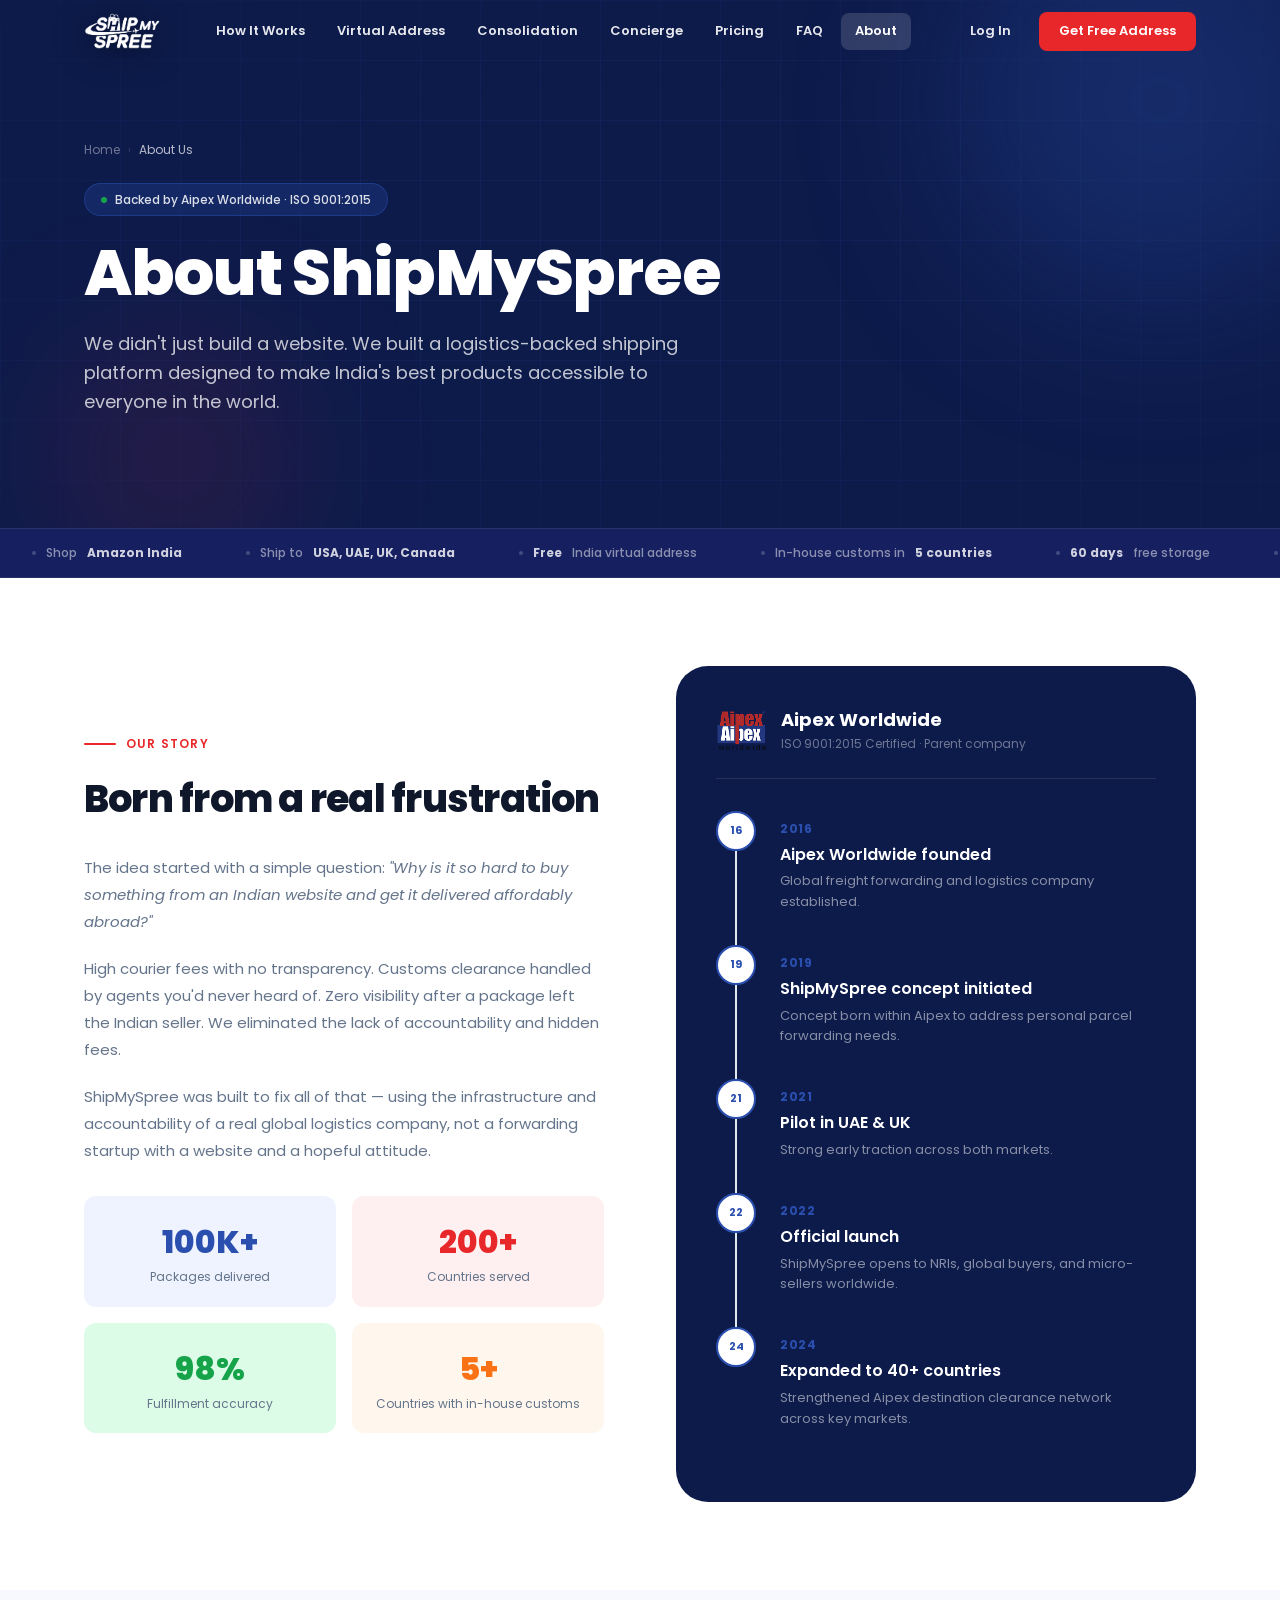
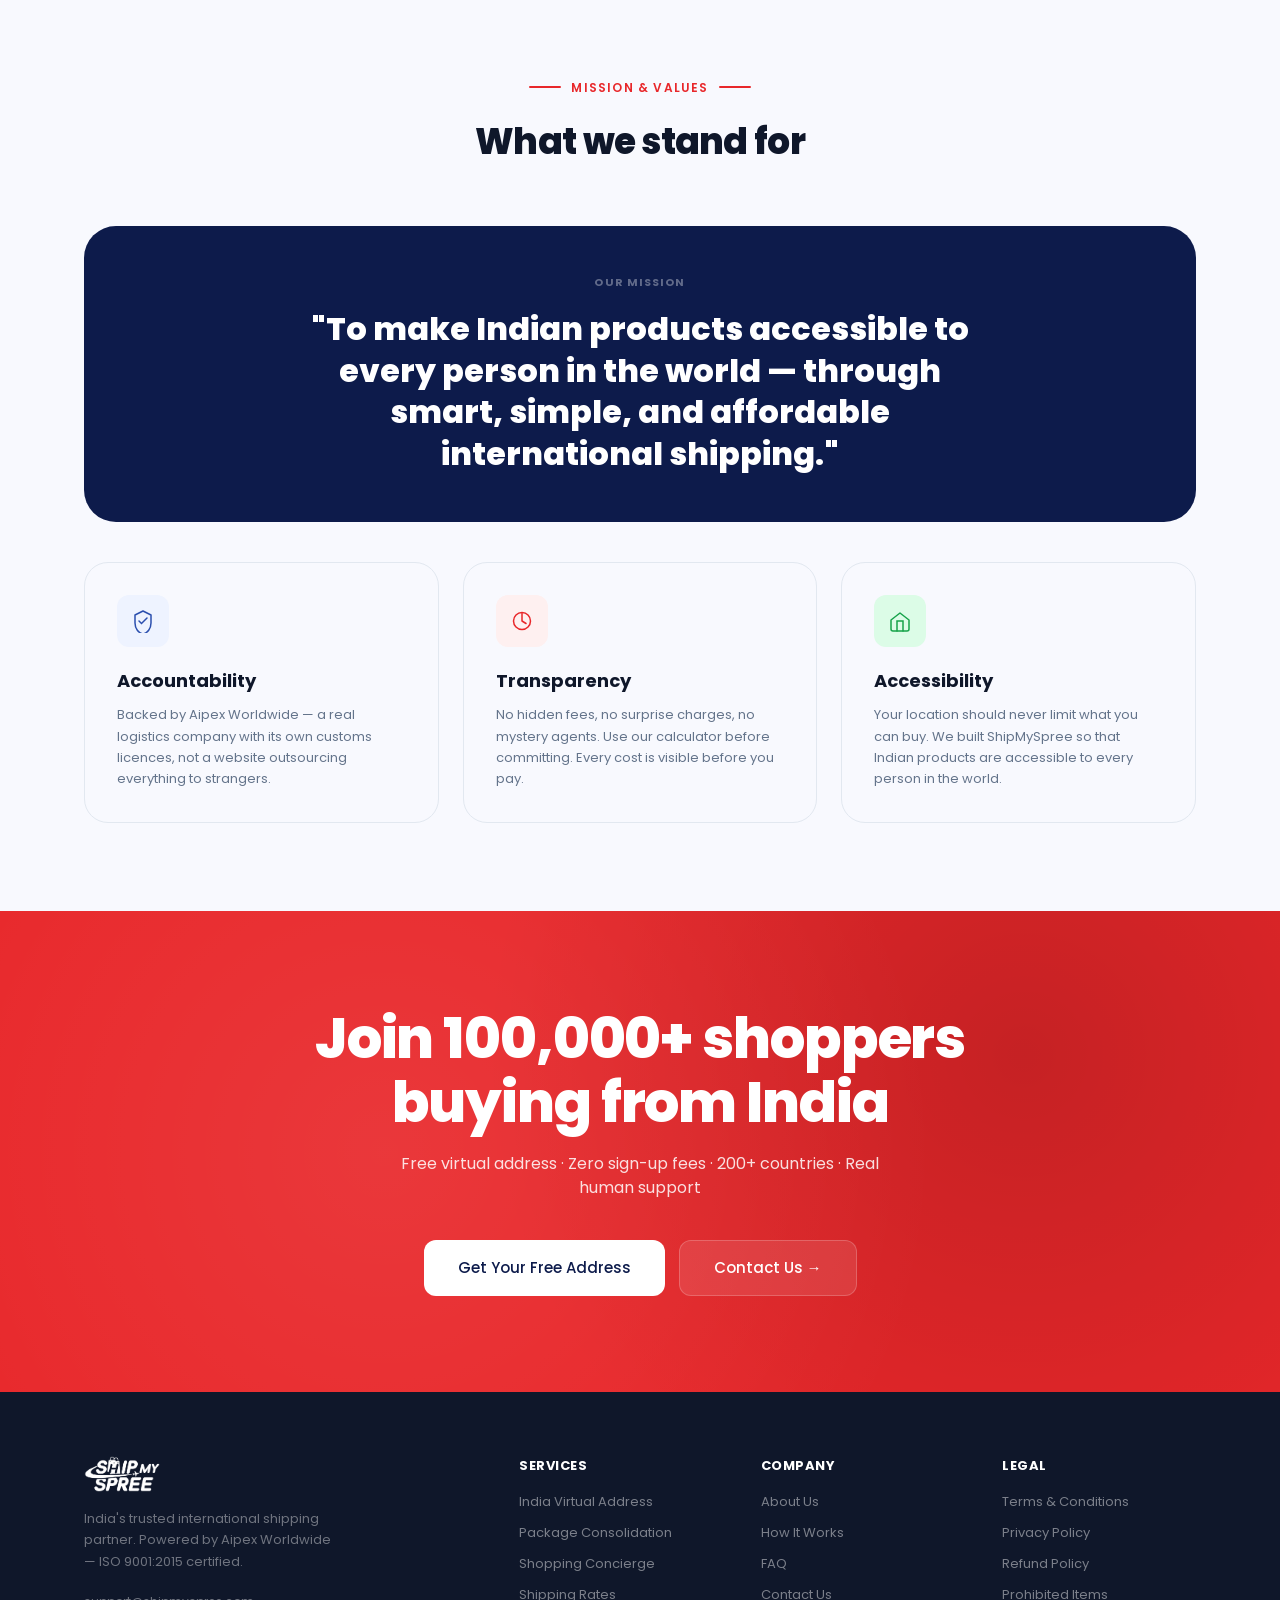
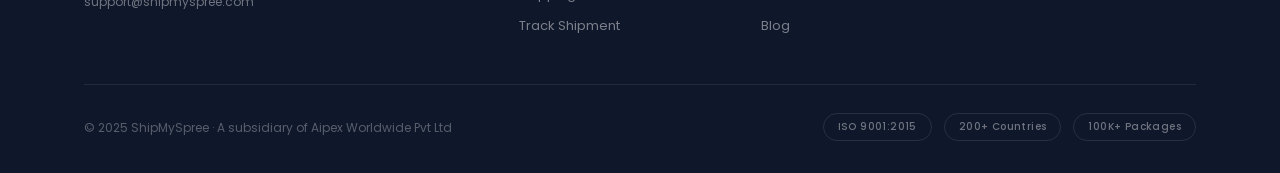
<file: about.html>
﻿<!DOCTYPE html>
<html lang="en">
<head>
<meta charset="UTF-8">
<meta name="viewport" content="width=device-width, initial-scale=1.0">
<title>About ShipMySpree | ShipMySpree</title>
<link rel="preconnect" href="https://fonts.googleapis.com">
<link href="https://fonts.googleapis.com/css2?family=Poppins:wght@300;400;500;600;700;800;900&display=swap" rel="stylesheet">
<link rel="stylesheet" href="assets/css/about.css">
</head>
<body>

<nav id="nav">
  <div class="container">
    <div class="nav-inner">
      <a href="index.html" class="nav-logo">
        <img src="assets/images/logo-white.png" alt="ShipMySpree" class="logo-light" onerror="this.outerHTML='<span style=\'font-family:Poppins,sans-serif;font-size:18px;font-weight:800;color:#fff\'>ShipMySpree</span>'">
        <img src="assets/images/logo-transparent.png" alt="ShipMySpree" class="logo-color" onerror="this.outerHTML='<span style=\'font-family:Poppins,sans-serif;font-size:18px;font-weight:800;color:#fff\'>ShipMySpree</span>'">
      </a>
      <div class="nav-links">
        <a href="how-it-works.html" class="nav-link">How It Works</a>
        <a href="india-virtual-address.html" class="nav-link">Virtual Address</a>
        <a href="consolidation.html" class="nav-link">Consolidation</a>
        <a href="concierge.html" class="nav-link">Concierge</a>
        <a href="pricing.html" class="nav-link">Pricing</a>
        <a href="faq.html" class="nav-link">FAQ</a>
        <a href="about.html" class="nav-link active">About</a>
      </div>
      <div class="nav-actions">
        <a href="#" class="nav-login">Log In</a>
        <a href="#" class="nav-cta">Get Free Address</a>
      </div>
    </div>
  </div>
</nav>

<section class="page-hero">
  <div class="page-hero-grid"></div>
  <div class="page-hero-orb" style="width:400px;height:400px;background:rgba(43,79,174,.3);top:-100px;right:-80px;animation:float 8s ease-in-out infinite"></div>
  <div class="page-hero-orb" style="width:220px;height:220px;background:rgba(232,39,42,.15);bottom:-40px;left:5%;animation:float 12s ease-in-out infinite 2s"></div>
  <div class="container" style="position:relative;z-index:2">
    <div class="breadcrumb"><a href="index.html">Home</a><span class="breadcrumb-sep">&rsaquo;</span><span style="color:rgba(255,255,255,.7)">About Us</span></div>
    <div class="page-hero-badge"><span class="live-dot"></span>Backed by Aipex Worldwide · ISO 9001:2015</div>
    <h1>About ShipMySpree</h1>
    <p>We didn't just build a website. We built a logistics-backed shipping platform designed to make India's best products accessible to everyone in the world.</p>
  </div>
</section>

<div class="marquee-wrap">
  <div class="marquee-inner">
    <span class="marquee-item"><span class="m-sep"></span>Shop <strong>Amazon India</strong></span>
    <span class="marquee-item"><span class="m-sep"></span>Ship to <strong>USA, UAE, UK, Canada</strong></span>
    <span class="marquee-item"><span class="m-sep"></span><strong>Free</strong> India virtual address</span>
    <span class="marquee-item"><span class="m-sep"></span>In-house customs in <strong>5 countries</strong></span>
    <span class="marquee-item"><span class="m-sep"></span><strong>60 days</strong> free storage</span>
    <span class="marquee-item"><span class="m-sep"></span>Shop <strong>Flipkart, Myntra, Nykaa</strong></span>
    <span class="marquee-item"><span class="m-sep"></span><strong>Zero</strong> consolidation fee</span>
    <span class="marquee-item"><span class="m-sep"></span>Backed by <strong>Aipex Worldwide</strong></span>
    <span class="marquee-item"><span class="m-sep"></span>Shop <strong>Amazon India</strong></span>
    <span class="marquee-item"><span class="m-sep"></span>Ship to <strong>USA, UAE, UK, Canada</strong></span>
    <span class="marquee-item"><span class="m-sep"></span><strong>Free</strong> India virtual address</span>
    <span class="marquee-item"><span class="m-sep"></span>In-house customs in <strong>5 countries</strong></span>
    <span class="marquee-item"><span class="m-sep"></span><strong>60 days</strong> free storage</span>
    <span class="marquee-item"><span class="m-sep"></span>Shop <strong>Flipkart, Myntra, Nykaa</strong></span>
    <span class="marquee-item"><span class="m-sep"></span><strong>Zero</strong> consolidation fee</span>
    <span class="marquee-item"><span class="m-sep"></span>Backed by <strong>Aipex Worldwide</strong></span>
  </div>
</div>

<!-- STORY -->
<section class="section" style="background:#fff">
  <div class="container">
    <div class="grid-2" style="gap:72px">
      <div class="reveal-left">
        <div class="eyebrow"><div class="eyebrow-line"></div><span class="eyebrow-text">Our story</span></div>
        <h2 style="font-family:'Poppins',sans-serif;font-weight:800;font-size:38px;letter-spacing:-.02em;margin-bottom:24px">Born from a real frustration</h2>
        <p style="font-size:15px;color:var(--muted);line-height:1.8;margin-bottom:20px">The idea started with a simple question: <em>"Why is it so hard to buy something from an Indian website and get it delivered affordably abroad?"</em></p>
        <p style="font-size:15px;color:var(--muted);line-height:1.8;margin-bottom:20px">High courier fees with no transparency. Customs clearance handled by agents you'd never heard of. Zero visibility after a package left the Indian seller. We eliminated the lack of accountability and hidden fees.</p>
        <p style="font-size:15px;color:var(--muted);line-height:1.8;margin-bottom:32px">ShipMySpree was built to fix all of that — using the infrastructure and accountability of a real global logistics company, not a forwarding startup with a website and a hopeful attitude.</p>
        <div style="display:grid;grid-template-columns:1fr 1fr;gap:16px">
          <div style="background:var(--brand-light);border-radius:var(--r-md);padding:20px;text-align:center"><div style="font-family:'Poppins',sans-serif;font-weight:800;font-size:32px;color:var(--brand)">100K+</div><div style="font-size:12px;color:var(--muted)">Packages delivered</div></div>
          <div style="background:var(--red-light);border-radius:var(--r-md);padding:20px;text-align:center"><div style="font-family:'Poppins',sans-serif;font-weight:800;font-size:32px;color:var(--red)">200+</div><div style="font-size:12px;color:var(--muted)">Countries served</div></div>
          <div style="background:#DCFCE7;border-radius:var(--r-md);padding:20px;text-align:center"><div style="font-family:'Poppins',sans-serif;font-weight:800;font-size:32px;color:var(--green)">98%</div><div style="font-size:12px;color:var(--muted)">Fulfillment accuracy</div></div>
          <div style="background:#FFF7ED;border-radius:var(--r-md);padding:20px;text-align:center"><div style="font-family:'Poppins',sans-serif;font-weight:800;font-size:32px;color:var(--orange)">5+</div><div style="font-size:12px;color:var(--muted)">Countries with in-house customs</div></div>
        </div>
      </div>
      <div class="reveal-right">
        <div style="background:var(--navy);border-radius:var(--r-2xl);padding:40px">
          <div style="display:flex;align-items:center;gap:14px;margin-bottom:32px;padding-bottom:24px;border-bottom:1px solid rgba(255,255,255,.1)">
            <img src="assets/images/carrier-logos/Aipex.png" alt="Aipex Worldwide logo" style="height:42px;width:auto;display:block;object-fit:contain;flex-shrink:0">
            <div><div style="font-family:'Poppins',sans-serif;font-size:18px;font-weight:700;color:#fff">Aipex Worldwide</div><div style="font-size:12px;color:rgba(255,255,255,.4)">ISO 9001:2015 Certified · Parent company</div></div>
          </div>
          <div class="timeline-item" style="--accent:var(--brand)"><div class="tl-circle">16</div><div class="tl-body"><div class="tl-year">2016</div><div class="tl-title" style="color:#fff">Aipex Worldwide founded</div><div class="tl-text" style="color:rgba(255,255,255,.5)">Global freight forwarding and logistics company established.</div></div></div>
          <div class="timeline-item"><div class="tl-circle">19</div><div class="tl-body"><div class="tl-year">2019</div><div class="tl-title" style="color:#fff">ShipMySpree concept initiated</div><div class="tl-text" style="color:rgba(255,255,255,.5)">Concept born within Aipex to address personal parcel forwarding needs.</div></div></div>
          <div class="timeline-item"><div class="tl-circle">21</div><div class="tl-body"><div class="tl-year">2021</div><div class="tl-title" style="color:#fff">Pilot in UAE & UK</div><div class="tl-text" style="color:rgba(255,255,255,.5)">Strong early traction across both markets.</div></div></div>
          <div class="timeline-item"><div class="tl-circle">22</div><div class="tl-body"><div class="tl-year">2022</div><div class="tl-title" style="color:#fff">Official launch</div><div class="tl-text" style="color:rgba(255,255,255,.5)">ShipMySpree opens to NRIs, global buyers, and micro-sellers worldwide.</div></div></div>
          <div class="timeline-item"><div class="tl-circle">24</div><div class="tl-body"><div class="tl-year">2024</div><div class="tl-title" style="color:#fff">Expanded to 40+ countries</div><div class="tl-text" style="color:rgba(255,255,255,.5)">Strengthened Aipex destination clearance network across key markets.</div></div></div>
        </div>
      </div>
    </div>
  </div>
</section>

<!-- MISSION & VALUES -->
<section class="section" style="background:var(--off)">
  <div class="container">
    <div style="text-align:center;margin-bottom:56px" class="reveal">
      <div class="eyebrow" style="justify-content:center"><div class="eyebrow-line"></div><span class="eyebrow-text">Mission & values</span><div class="eyebrow-line"></div></div>
      <h2 style="font-family:'Poppins',sans-serif;font-weight:800;font-size:36px;letter-spacing:-.02em;margin-bottom:12px">What we stand for</h2>
    </div>
    <div style="background:var(--navy);border-radius:var(--r-2xl);padding:48px;text-align:center;margin-bottom:40px" class="reveal">
      <div style="font-size:11px;font-weight:700;text-transform:uppercase;letter-spacing:.1em;color:rgba(255,255,255,.35);margin-bottom:16px">Our mission</div>
      <div style="font-family:'Poppins',sans-serif;font-weight:800;font-size:clamp(20px,3vw,32px);color:#fff;max-width:700px;margin:0 auto;line-height:1.3">"To make Indian products accessible to every person in the world — through smart, simple, and affordable international shipping."</div>
    </div>
    <div class="grid-3 reveal">
      <div class="value-card"><div class="value-icon" style="background:var(--brand-light)"><svg width="24" height="24" viewBox="0 0 24 24" fill="none"><path d="M12 2L4 6v8c0 5.5 3.5 10 8 11 4.5-1 8-5.5 8-11V6L12 2z" stroke="#2B4FAE" stroke-width="1.5" stroke-linejoin="round"/><path d="M8 12l2.5 2.5 5.5-5.5" stroke="#2B4FAE" stroke-width="1.5" stroke-linecap="round"/></svg></div><div style="font-size:18px;font-weight:700;margin-bottom:8px">Accountability</div><div style="font-size:13px;color:var(--muted);line-height:1.65">Backed by Aipex Worldwide — a real logistics company with its own customs licences, not a website outsourcing everything to strangers.</div></div>
      <div class="value-card"><div class="value-icon" style="background:var(--red-light)"><svg width="24" height="24" viewBox="0 0 24 24" fill="none"><path d="M12 4.5V12l4 2.5" stroke="#E8272A" stroke-width="1.5" stroke-linecap="round" stroke-linejoin="round"/><circle cx="12" cy="12" r="8.5" stroke="#E8272A" stroke-width="1.5"/></svg></div><div style="font-size:18px;font-weight:700;margin-bottom:8px">Transparency</div><div style="font-size:13px;color:var(--muted);line-height:1.65">No hidden fees, no surprise charges, no mystery agents. Use our calculator before committing. Every cost is visible before you pay.</div></div>
      <div class="value-card"><div class="value-icon" style="background:#DCFCE7"><svg width="24" height="24" viewBox="0 0 24 24" fill="none"><path d="M3 11l9-7 9 7v9a2 2 0 01-2 2H5a2 2 0 01-2-2v-9z" stroke="#16A34A" stroke-width="1.5" stroke-linejoin="round"/><path d="M9 22V12h6v10" stroke="#16A34A" stroke-width="1.5" stroke-linecap="round"/></svg></div><div style="font-size:18px;font-weight:700;margin-bottom:8px">Accessibility</div><div style="font-size:13px;color:var(--muted);line-height:1.65">Your location should never limit what you can buy. We built ShipMySpree so that Indian products are accessible to every person in the world.</div></div>
    </div>
  </div>
</section>

<section class="cta-strip">
  <div class="container cta-strip-inner">
    <h2 class="cta-h2">Join 100,000+ shoppers<br>buying from India</h2>
    <p class="cta-sub">Free virtual address · Zero sign-up fees · 200+ countries · Real human support</p>
    <div class="cta-btns">
      <a href="#" class="btn btn-white btn-lg">Get Your Free Address</a>
      <a href="contact.html" class="btn btn-ghost btn-lg">Contact Us →</a>
    </div>
  </div>
</section>

<footer>
  <div class="container">
    <div class="footer-grid">
      <div>
        <img src="assets/images/logo-white.png" alt="ShipMySpree" style="height:36px;margin-bottom:16px" onerror="this.outerHTML='<span style=\'font-family:Poppins,sans-serif;font-size:18px;font-weight:800;color:#fff;display:block;margin-bottom:16px\'>ShipMySpree</span>'">
        <p style="font-size:13px;color:rgba(255,255,255,.4);line-height:1.65;max-width:260px;margin-bottom:16px">India's trusted international shipping partner. Powered by Aipex Worldwide — ISO 9001:2015 certified.</p>
        <a href="mailto:support@shipmyspree.com" style="font-size:12px;color:rgba(255,255,255,.4)">support@shipmyspree.com</a>
      </div>
      <div>
        <div class="footer-col-title">Services</div>
        <div class="footer-links">
          <a href="india-virtual-address.html" class="footer-link">India Virtual Address</a>
          <a href="consolidation.html" class="footer-link">Package Consolidation</a>
          <a href="concierge.html" class="footer-link">Shopping Concierge</a>
          <a href="pricing.html" class="footer-link">Shipping Rates</a>
          <a href="track.html" class="footer-link">Track Shipment</a>
        </div>
      </div>
      <div>
        <div class="footer-col-title">Company</div>
        <div class="footer-links">
          <a href="about.html" class="footer-link">About Us</a>
          <a href="how-it-works.html" class="footer-link">How It Works</a>
          <a href="faq.html" class="footer-link">FAQ</a>
          <a href="contact.html" class="footer-link">Contact Us</a>
          <a href="blog.html" class="footer-link">Blog</a>
        </div>
      </div>
      <div>
        <div class="footer-col-title">Legal</div>
        <div class="footer-links">
          <a href="terms.html" class="footer-link">Terms & Conditions</a>
          <a href="privacy.html" class="footer-link">Privacy Policy</a>
          <a href="refund.html" class="footer-link">Refund Policy</a>
          <a href="prohibited.html" class="footer-link">Prohibited Items</a>
        </div>
      </div>
    </div>
    <div class="footer-bottom">
      <span style="font-size:12px;color:rgba(255,255,255,.3)">© 2025 ShipMySpree · A subsidiary of Aipex Worldwide Pvt Ltd</span>
      <div class="footer-badges">
        <span class="f-badge">ISO 9001:2015</span>
        <span class="f-badge">200+ Countries</span>
        <span class="f-badge">100K+ Packages</span>
      </div>
    </div>
  </div>
</footer>


<script src="assets/js/about.js"></script>
</body>
</html>
</file>
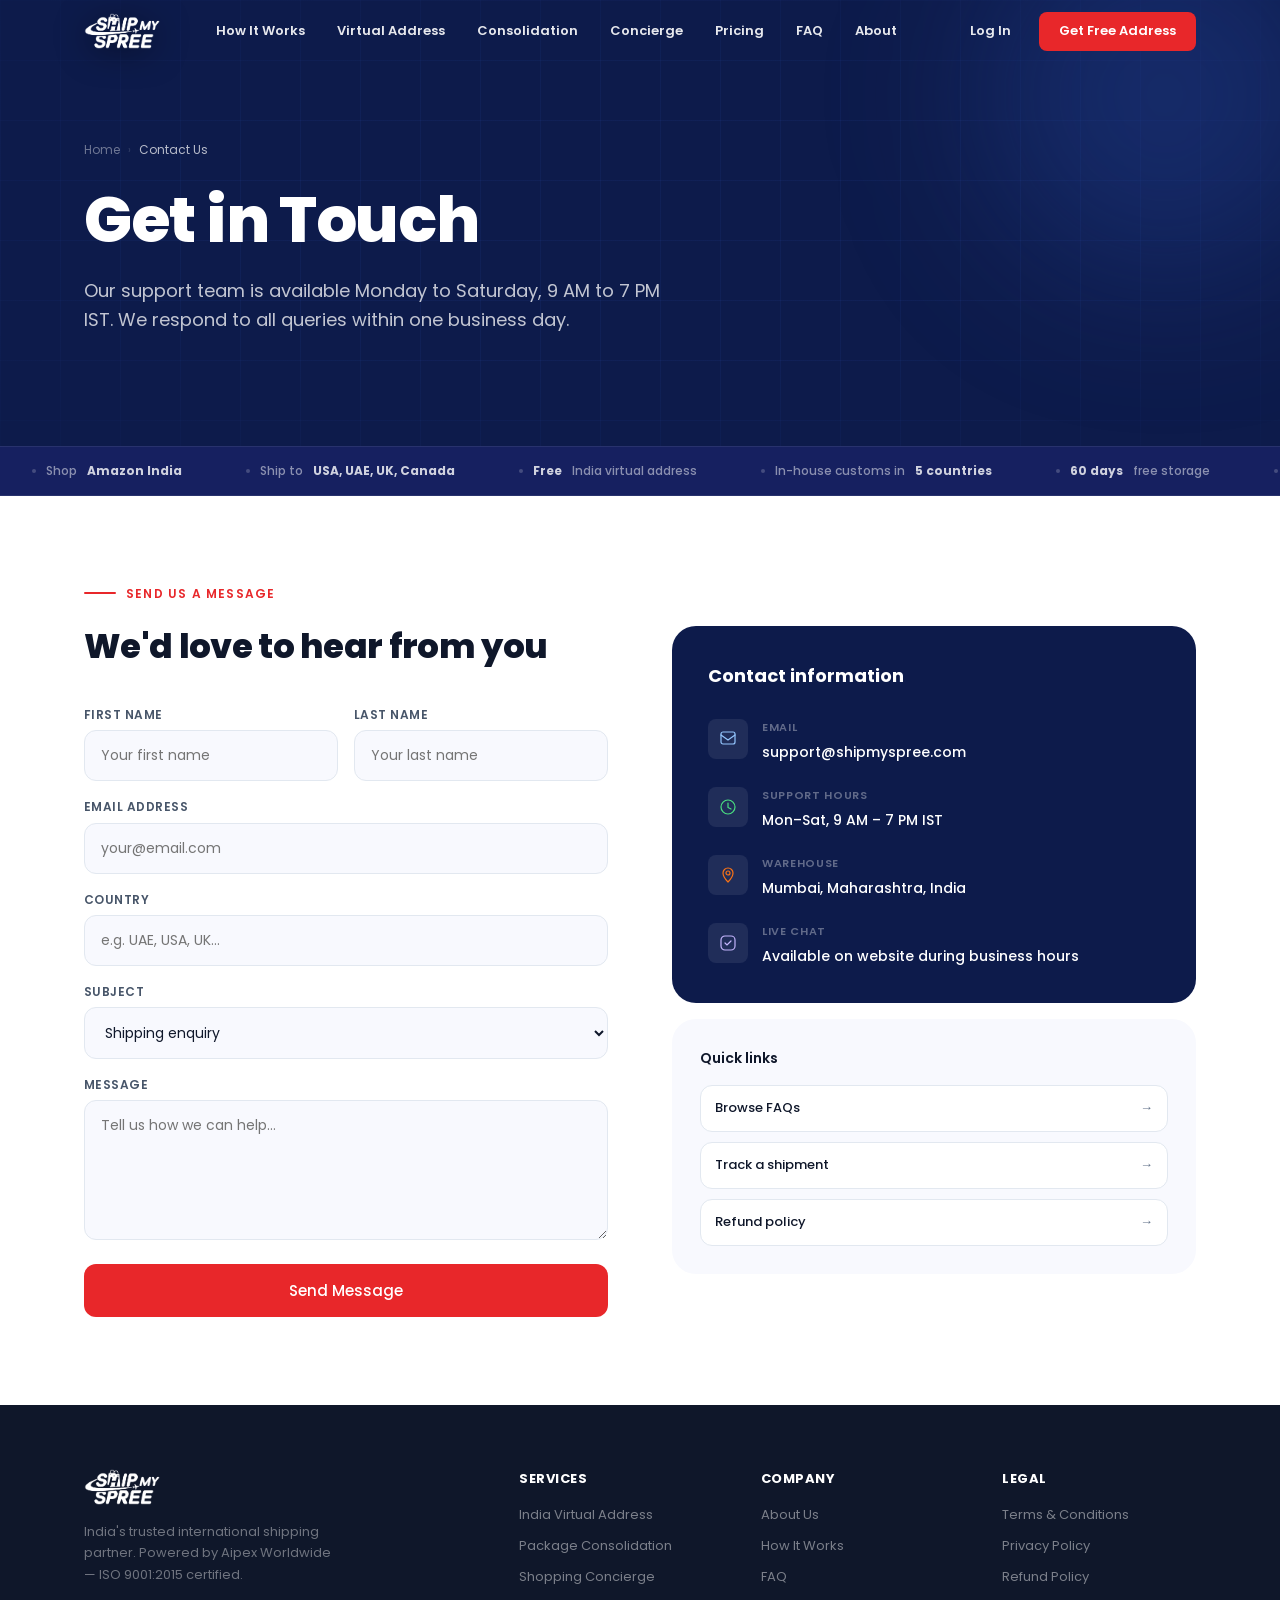
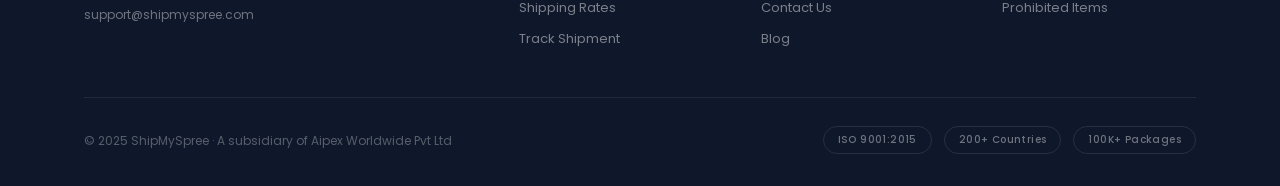
<file: contact.html>
﻿<!DOCTYPE html>
<html lang="en">
<head>
<meta charset="UTF-8">
<meta name="viewport" content="width=device-width, initial-scale=1.0">
<title>Contact Us | ShipMySpree</title>
<link rel="preconnect" href="https://fonts.googleapis.com">
<link href="https://fonts.googleapis.com/css2?family=Poppins:wght@300;400;500;600;700;800;900&display=swap" rel="stylesheet">
<link rel="stylesheet" href="assets/css/contact.css">
</head>
<body>

<nav id="nav">
  <div class="container">
    <div class="nav-inner">
      <a href="index.html" class="nav-logo">
        <img src="assets/images/logo-white.png" alt="ShipMySpree" class="logo-light" onerror="this.outerHTML='<span style=\'font-family:Poppins,sans-serif;font-size:18px;font-weight:800;color:#fff\'>ShipMySpree</span>'">
        <img src="assets/images/logo-transparent.png" alt="ShipMySpree" class="logo-color" onerror="this.outerHTML='<span style=\'font-family:Poppins,sans-serif;font-size:18px;font-weight:800;color:#fff\'>ShipMySpree</span>'">
      </a>
      <div class="nav-links">
        <a href="how-it-works.html" class="nav-link">How It Works</a>
        <a href="india-virtual-address.html" class="nav-link">Virtual Address</a>
        <a href="consolidation.html" class="nav-link">Consolidation</a>
        <a href="concierge.html" class="nav-link">Concierge</a>
        <a href="pricing.html" class="nav-link">Pricing</a>
        <a href="faq.html" class="nav-link">FAQ</a>
        <a href="about.html" class="nav-link">About</a>
      </div>
      <div class="nav-actions">
        <a href="#" class="nav-login">Log In</a>
        <a href="#" class="nav-cta">Get Free Address</a>
      </div>
    </div>
  </div>
</nav>

<section class="page-hero">
  <div class="page-hero-grid"></div>
  <div class="page-hero-orb" style="width:350px;height:350px;background:rgba(43,79,174,.3);top:-80px;right:-60px;animation:float 8s ease-in-out infinite"></div>
  <div class="container" style="position:relative;z-index:2">
    <div class="breadcrumb"><a href="index.html">Home</a><span class="breadcrumb-sep">&rsaquo;</span><span style="color:rgba(255,255,255,.7)">Contact Us</span></div>
    <h1>Get in Touch</h1>
    <p>Our support team is available Monday to Saturday, 9 AM to 7 PM IST. We respond to all queries within one business day.</p>
  </div>
</section>

<div class="marquee-wrap">
  <div class="marquee-inner">
    <span class="marquee-item"><span class="m-sep"></span>Shop <strong>Amazon India</strong></span>
    <span class="marquee-item"><span class="m-sep"></span>Ship to <strong>USA, UAE, UK, Canada</strong></span>
    <span class="marquee-item"><span class="m-sep"></span><strong>Free</strong> India virtual address</span>
    <span class="marquee-item"><span class="m-sep"></span>In-house customs in <strong>5 countries</strong></span>
    <span class="marquee-item"><span class="m-sep"></span><strong>60 days</strong> free storage</span>
    <span class="marquee-item"><span class="m-sep"></span>Shop <strong>Flipkart, Myntra, Nykaa</strong></span>
    <span class="marquee-item"><span class="m-sep"></span><strong>Zero</strong> consolidation fee</span>
    <span class="marquee-item"><span class="m-sep"></span>Backed by <strong>Aipex Worldwide</strong></span>
    <span class="marquee-item"><span class="m-sep"></span>Shop <strong>Amazon India</strong></span>
    <span class="marquee-item"><span class="m-sep"></span>Ship to <strong>USA, UAE, UK, Canada</strong></span>
    <span class="marquee-item"><span class="m-sep"></span><strong>Free</strong> India virtual address</span>
    <span class="marquee-item"><span class="m-sep"></span>In-house customs in <strong>5 countries</strong></span>
    <span class="marquee-item"><span class="m-sep"></span><strong>60 days</strong> free storage</span>
    <span class="marquee-item"><span class="m-sep"></span>Shop <strong>Flipkart, Myntra, Nykaa</strong></span>
    <span class="marquee-item"><span class="m-sep"></span><strong>Zero</strong> consolidation fee</span>
    <span class="marquee-item"><span class="m-sep"></span>Backed by <strong>Aipex Worldwide</strong></span>
  </div>
</div>

<section class="section" style="background:#fff">
  <div class="container">
    <div class="grid-2" style="gap:64px">
      <div class="reveal-left">
        <div class="eyebrow"><div class="eyebrow-line"></div><span class="eyebrow-text">Send us a message</span></div>
        <h2 style="font-family:'Poppins',sans-serif;font-weight:800;font-size:34px;letter-spacing:-.02em;margin-bottom:32px">We'd love to hear from you</h2>
        <form class="contact-form" onsubmit="handleSubmit(event)">
          <div style="display:grid;grid-template-columns:1fr 1fr;gap:0 16px">
            <div><label>First name</label><input type="text" placeholder="Your first name" required></div>
            <div><label>Last name</label><input type="text" placeholder="Your last name" required></div>
          </div>
          <label>Email address</label>
          <input type="email" placeholder="your@email.com" required>
          <label>Country</label>
          <input type="text" placeholder="e.g. UAE, USA, UK...">
          <label>Subject</label>
          <select>
            <option>Shipping enquiry</option>
            <option>Package tracking</option>
            <option>Shopping concierge</option>
            <option>Account issue</option>
            <option>Refund or claim</option>
            <option>Business / bulk shipping</option>
            <option>Other</option>
          </select>
          <label>Message</label>
          <textarea placeholder="Tell us how we can help..."></textarea>
          <button type="submit" class="btn btn-primary btn-lg" style="width:100%;justify-content:center" id="submit-btn">Send Message</button>
        </form>
      </div>
      <div class="reveal-right">
        <div class="contact-info-card">
          <div style="font-family:'Poppins',sans-serif;font-size:18px;font-weight:700;color:#fff;margin-bottom:28px">Contact information</div>
          <div class="ci-item"><div class="ci-icon"><svg width="18" height="18" viewBox="0 0 18 18" fill="none"><path d="M2 4a2 2 0 012-2h10a2 2 0 012 2v8a2 2 0 01-2 2H4a2 2 0 01-2-2V4z" stroke="#93C5FD" stroke-width="1.2"/><path d="M2 5l7 5 7-5" stroke="#93C5FD" stroke-width="1.2" stroke-linecap="round"/></svg></div><div><div class="ci-title">Email</div><div class="ci-val">support@shipmyspree.com</div></div></div>
          <div class="ci-item"><div class="ci-icon"><svg width="18" height="18" viewBox="0 0 18 18" fill="none"><circle cx="9" cy="9" r="7" stroke="#4ADE80" stroke-width="1.2"/><path d="M9 5v4.5l3 1.5" stroke="#4ADE80" stroke-width="1.2" stroke-linecap="round"/></svg></div><div><div class="ci-title">Support hours</div><div class="ci-val">Mon–Sat, 9 AM – 7 PM IST</div></div></div>
          <div class="ci-item"><div class="ci-icon"><svg width="18" height="18" viewBox="0 0 18 18" fill="none"><path d="M9 2C6.24 2 4 4.24 4 7c0 4 5 9 5 9s5-5 5-9c0-2.76-2.24-5-5-5z" stroke="#F97316" stroke-width="1.2"/><circle cx="9" cy="7" r="2" stroke="#F97316" stroke-width="1.2"/></svg></div><div><div class="ci-title">Warehouse</div><div class="ci-val">Mumbai, Maharashtra, India</div></div></div>
          <div class="ci-item" style="margin-bottom:0"><div class="ci-icon"><svg width="18" height="18" viewBox="0 0 18 18" fill="none"><rect x="2" y="2" width="14" height="14" rx="4" stroke="#C4B5FD" stroke-width="1.2"/><path d="M6 9l2 2 4-4" stroke="#C4B5FD" stroke-width="1.2" stroke-linecap="round"/></svg></div><div><div class="ci-title">Live chat</div><div class="ci-val">Available on website during business hours</div></div></div>
        </div>
        <div style="background:var(--off);border-radius:var(--r-xl);padding:28px">
          <div style="font-size:14px;font-weight:600;margin-bottom:16px">Quick links</div>
          <div style="display:flex;flex-direction:column;gap:10px">
            <a href="faq.html" style="display:flex;align-items:center;justify-content:space-between;padding:12px 14px;background:#fff;border:1px solid var(--gray-100);border-radius:var(--r-md);font-size:13px;font-weight:500;color:var(--text);transition:border-color .2s" onmouseover="this.style.borderColor='var(--brand)'" onmouseout="this.style.borderColor='var(--gray-100)'">Browse FAQs <span style="color:var(--muted)">→</span></a>
            <a href="track.html" style="display:flex;align-items:center;justify-content:space-between;padding:12px 14px;background:#fff;border:1px solid var(--gray-100);border-radius:var(--r-md);font-size:13px;font-weight:500;color:var(--text);transition:border-color .2s" onmouseover="this.style.borderColor='var(--brand)'" onmouseout="this.style.borderColor='var(--gray-100)'">Track a shipment <span style="color:var(--muted)">→</span></a>
            <a href="refund.html" style="display:flex;align-items:center;justify-content:space-between;padding:12px 14px;background:#fff;border:1px solid var(--gray-100);border-radius:var(--r-md);font-size:13px;font-weight:500;color:var(--text);transition:border-color .2s" onmouseover="this.style.borderColor='var(--brand)'" onmouseout="this.style.borderColor='var(--gray-100)'">Refund policy <span style="color:var(--muted)">→</span></a>
          </div>
        </div>
      </div>
    </div>
  </div>
</section>


<footer>
  <div class="container">
    <div class="footer-grid">
      <div>
        <img src="assets/images/logo-white.png" alt="ShipMySpree" style="height:36px;margin-bottom:16px" onerror="this.outerHTML='<span style=\'font-family:Poppins,sans-serif;font-size:18px;font-weight:800;color:#fff;display:block;margin-bottom:16px\'>ShipMySpree</span>'">
        <p style="font-size:13px;color:rgba(255,255,255,.4);line-height:1.65;max-width:260px;margin-bottom:16px">India's trusted international shipping partner. Powered by Aipex Worldwide — ISO 9001:2015 certified.</p>
        <a href="mailto:support@shipmyspree.com" style="font-size:12px;color:rgba(255,255,255,.4)">support@shipmyspree.com</a>
      </div>
      <div>
        <div class="footer-col-title">Services</div>
        <div class="footer-links">
          <a href="india-virtual-address.html" class="footer-link">India Virtual Address</a>
          <a href="consolidation.html" class="footer-link">Package Consolidation</a>
          <a href="concierge.html" class="footer-link">Shopping Concierge</a>
          <a href="pricing.html" class="footer-link">Shipping Rates</a>
          <a href="track.html" class="footer-link">Track Shipment</a>
        </div>
      </div>
      <div>
        <div class="footer-col-title">Company</div>
        <div class="footer-links">
          <a href="about.html" class="footer-link">About Us</a>
          <a href="how-it-works.html" class="footer-link">How It Works</a>
          <a href="faq.html" class="footer-link">FAQ</a>
          <a href="contact.html" class="footer-link">Contact Us</a>
          <a href="blog.html" class="footer-link">Blog</a>
        </div>
      </div>
      <div>
        <div class="footer-col-title">Legal</div>
        <div class="footer-links">
          <a href="terms.html" class="footer-link">Terms & Conditions</a>
          <a href="privacy.html" class="footer-link">Privacy Policy</a>
          <a href="refund.html" class="footer-link">Refund Policy</a>
          <a href="prohibited.html" class="footer-link">Prohibited Items</a>
        </div>
      </div>
    </div>
    <div class="footer-bottom">
      <span style="font-size:12px;color:rgba(255,255,255,.3)">© 2025 ShipMySpree · A subsidiary of Aipex Worldwide Pvt Ltd</span>
      <div class="footer-badges">
        <span class="f-badge">ISO 9001:2015</span>
        <span class="f-badge">200+ Countries</span>
        <span class="f-badge">100K+ Packages</span>
      </div>
    </div>
  </div>
</footer>


<script src="assets/js/contact.js"></script>
</body>
</html>
</file>
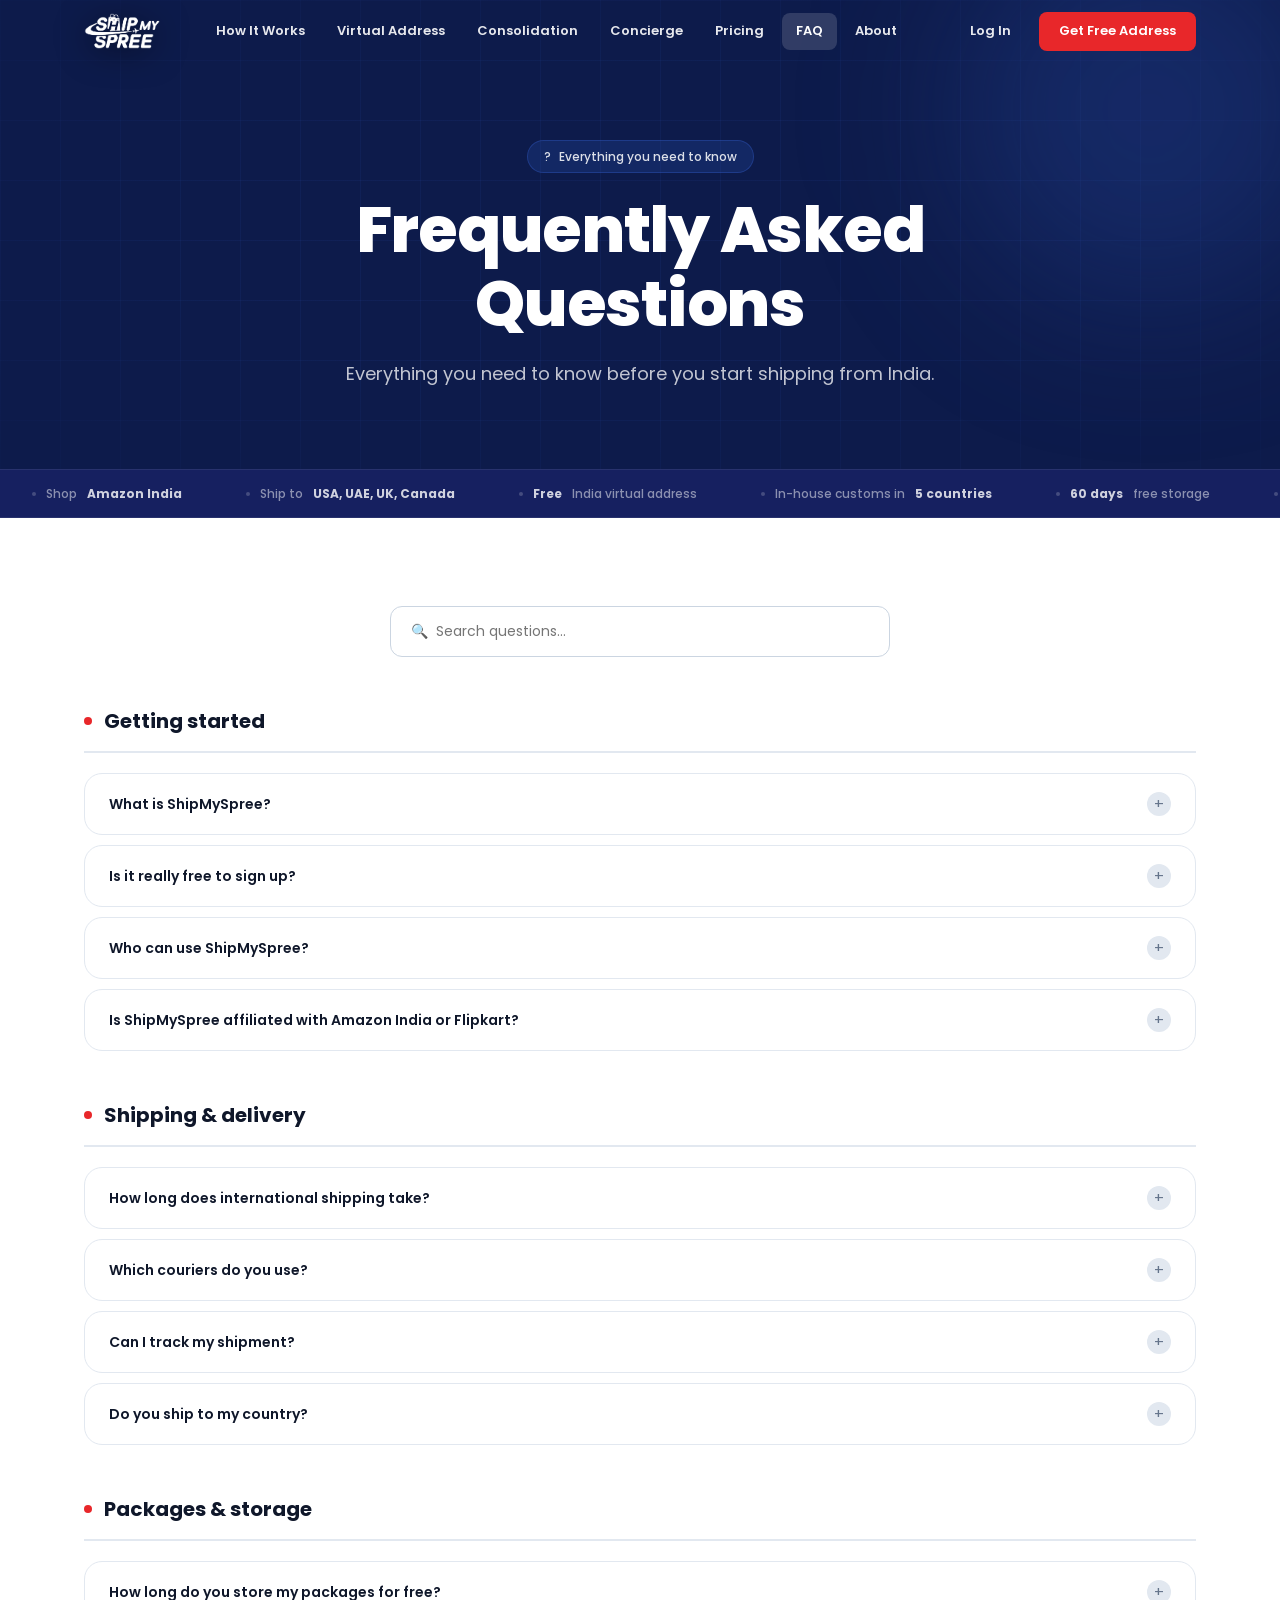
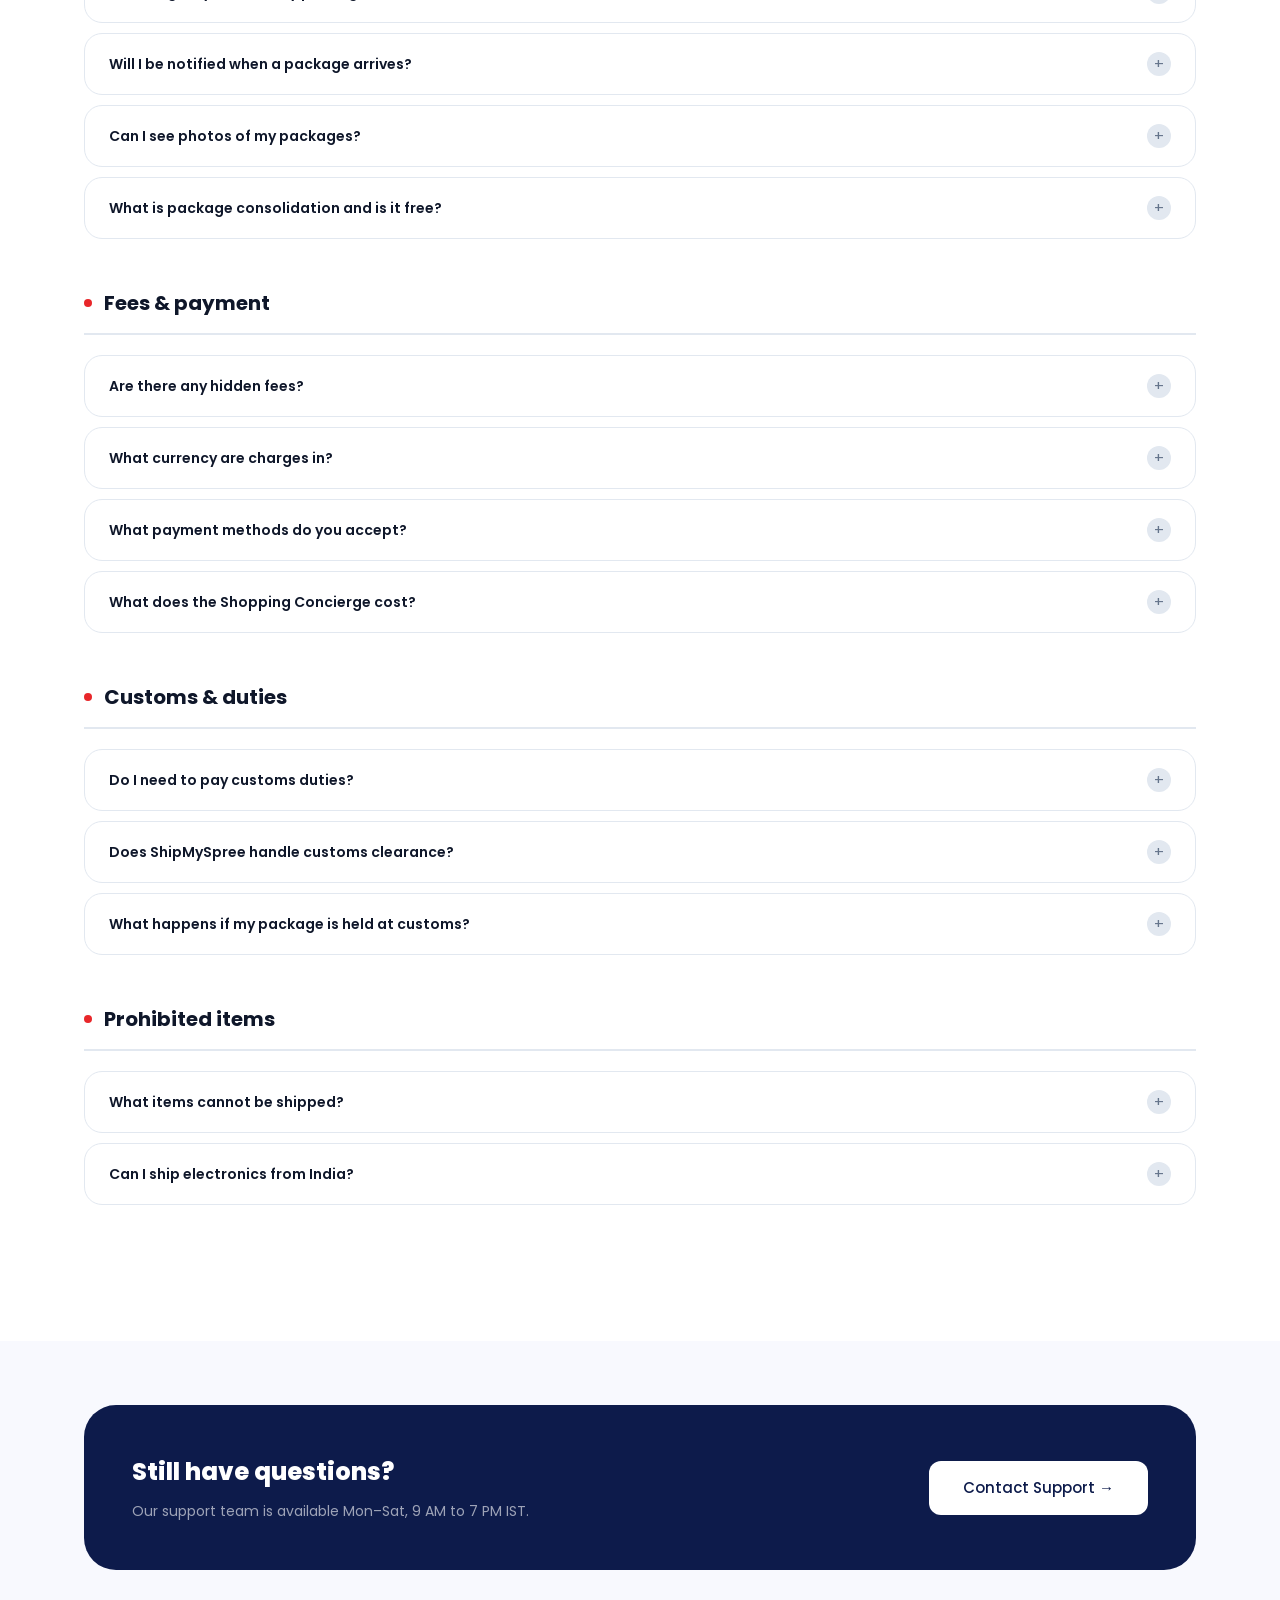
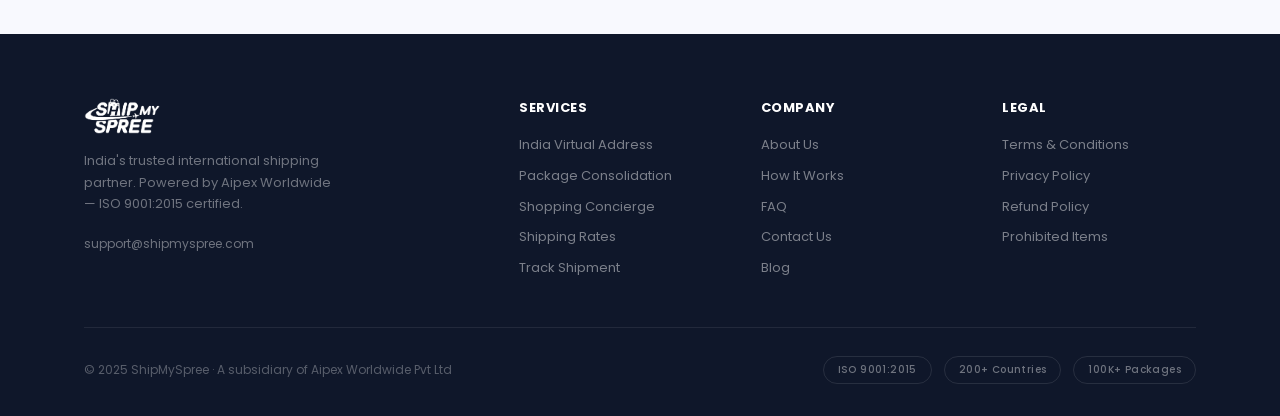
<file: faq.html>
﻿<!DOCTYPE html>
<html lang="en">
<head>
<meta charset="UTF-8">
<meta name="viewport" content="width=device-width, initial-scale=1.0">
<title>Frequently Asked Questions | ShipMySpree</title>
<link rel="preconnect" href="https://fonts.googleapis.com">
<link href="https://fonts.googleapis.com/css2?family=Poppins:wght@300;400;500;600;700;800;900&display=swap" rel="stylesheet">
<link rel="stylesheet" href="assets/css/faq.css">
</head>
<body>

<nav id="nav">
  <div class="container">
    <div class="nav-inner">
      <a href="index.html" class="nav-logo">
        <img src="assets/images/logo-white.png" alt="ShipMySpree" class="logo-light" onerror="this.outerHTML='<span style=\'font-family:Poppins,sans-serif;font-size:18px;font-weight:800;color:#fff\'>ShipMySpree</span>'">
        <img src="assets/images/logo-transparent.png" alt="ShipMySpree" class="logo-color" onerror="this.outerHTML='<span style=\'font-family:Poppins,sans-serif;font-size:18px;font-weight:800;color:#fff\'>ShipMySpree</span>'">
      </a>
      <div class="nav-links">
        <a href="how-it-works.html" class="nav-link">How It Works</a>
        <a href="india-virtual-address.html" class="nav-link">Virtual Address</a>
        <a href="consolidation.html" class="nav-link">Consolidation</a>
        <a href="concierge.html" class="nav-link">Concierge</a>
        <a href="pricing.html" class="nav-link">Pricing</a>
        <a href="faq.html" class="nav-link active">FAQ</a>
        <a href="about.html" class="nav-link">About</a>
      </div>
      <div class="nav-actions">
        <a href="#" class="nav-login">Log In</a>
        <a href="#" class="nav-cta">Get Free Address</a>
      </div>
    </div>
  </div>
</nav>

<section class="page-hero">
  <div class="page-hero-grid"></div>
  <div class="page-hero-orb" style="width:380px;height:380px;background:rgba(43,79,174,.28);top:-80px;right:-60px;animation:float 8s ease-in-out infinite"></div>
  <div class="container" style="position:relative;z-index:2;text-align:center">
    <div class="page-hero-badge" style="margin:0 auto 20px"><span>?</span>Everything you need to know</div>
    <h1>Frequently Asked<br>Questions</h1>
    <p style="margin:0 auto">Everything you need to know before you start shipping from India.</p>
  </div>
</section>

<div class="marquee-wrap">
  <div class="marquee-inner">
    <span class="marquee-item"><span class="m-sep"></span>Shop <strong>Amazon India</strong></span>
    <span class="marquee-item"><span class="m-sep"></span>Ship to <strong>USA, UAE, UK, Canada</strong></span>
    <span class="marquee-item"><span class="m-sep"></span><strong>Free</strong> India virtual address</span>
    <span class="marquee-item"><span class="m-sep"></span>In-house customs in <strong>5 countries</strong></span>
    <span class="marquee-item"><span class="m-sep"></span><strong>60 days</strong> free storage</span>
    <span class="marquee-item"><span class="m-sep"></span>Shop <strong>Flipkart, Myntra, Nykaa</strong></span>
    <span class="marquee-item"><span class="m-sep"></span><strong>Zero</strong> consolidation fee</span>
    <span class="marquee-item"><span class="m-sep"></span>Backed by <strong>Aipex Worldwide</strong></span>
    <span class="marquee-item"><span class="m-sep"></span>Shop <strong>Amazon India</strong></span>
    <span class="marquee-item"><span class="m-sep"></span>Ship to <strong>USA, UAE, UK, Canada</strong></span>
    <span class="marquee-item"><span class="m-sep"></span><strong>Free</strong> India virtual address</span>
    <span class="marquee-item"><span class="m-sep"></span>In-house customs in <strong>5 countries</strong></span>
    <span class="marquee-item"><span class="m-sep"></span><strong>60 days</strong> free storage</span>
    <span class="marquee-item"><span class="m-sep"></span>Shop <strong>Flipkart, Myntra, Nykaa</strong></span>
    <span class="marquee-item"><span class="m-sep"></span><strong>Zero</strong> consolidation fee</span>
    <span class="marquee-item"><span class="m-sep"></span>Backed by <strong>Aipex Worldwide</strong></span>
  </div>
</div>

<section class="section" style="background:#fff">
  <div class="container">
    <input type="text" class="faq-search reveal" placeholder="🔍  Search questions..." oninput="filterFaq(this.value)" id="faq-search">
    <div id="faq-body"></div>
  </div>
</section>

<!-- CONTACT STRIP -->
<section style="background:var(--off);padding:64px 0">
  <div class="container">
    <div style="background:var(--navy);border-radius:var(--r-2xl);padding:48px;display:flex;align-items:center;justify-content:space-between;flex-wrap:wrap;gap:24px" class="reveal">
      <div><div style="font-family:'Poppins',sans-serif;font-weight:800;font-size:24px;color:#fff;margin-bottom:8px">Still have questions?</div><div style="font-size:14px;color:rgba(255,255,255,.6)">Our support team is available Mon–Sat, 9 AM to 7 PM IST.</div></div>
      <a href="contact.html" class="btn btn-white btn-lg">Contact Support →</a>
    </div>
  </div>
</section>


<footer>
  <div class="container">
    <div class="footer-grid">
      <div>
        <img src="assets/images/logo-white.png" alt="ShipMySpree" style="height:36px;margin-bottom:16px" onerror="this.outerHTML='<span style=\'font-family:Poppins,sans-serif;font-size:18px;font-weight:800;color:#fff;display:block;margin-bottom:16px\'>ShipMySpree</span>'">
        <p style="font-size:13px;color:rgba(255,255,255,.4);line-height:1.65;max-width:260px;margin-bottom:16px">India's trusted international shipping partner. Powered by Aipex Worldwide — ISO 9001:2015 certified.</p>
        <a href="mailto:support@shipmyspree.com" style="font-size:12px;color:rgba(255,255,255,.4)">support@shipmyspree.com</a>
      </div>
      <div>
        <div class="footer-col-title">Services</div>
        <div class="footer-links">
          <a href="india-virtual-address.html" class="footer-link">India Virtual Address</a>
          <a href="consolidation.html" class="footer-link">Package Consolidation</a>
          <a href="concierge.html" class="footer-link">Shopping Concierge</a>
          <a href="pricing.html" class="footer-link">Shipping Rates</a>
          <a href="track.html" class="footer-link">Track Shipment</a>
        </div>
      </div>
      <div>
        <div class="footer-col-title">Company</div>
        <div class="footer-links">
          <a href="about.html" class="footer-link">About Us</a>
          <a href="how-it-works.html" class="footer-link">How It Works</a>
          <a href="faq.html" class="footer-link">FAQ</a>
          <a href="contact.html" class="footer-link">Contact Us</a>
          <a href="blog.html" class="footer-link">Blog</a>
        </div>
      </div>
      <div>
        <div class="footer-col-title">Legal</div>
        <div class="footer-links">
          <a href="terms.html" class="footer-link">Terms & Conditions</a>
          <a href="privacy.html" class="footer-link">Privacy Policy</a>
          <a href="refund.html" class="footer-link">Refund Policy</a>
          <a href="prohibited.html" class="footer-link">Prohibited Items</a>
        </div>
      </div>
    </div>
    <div class="footer-bottom">
      <span style="font-size:12px;color:rgba(255,255,255,.3)">© 2025 ShipMySpree · A subsidiary of Aipex Worldwide Pvt Ltd</span>
      <div class="footer-badges">
        <span class="f-badge">ISO 9001:2015</span>
        <span class="f-badge">200+ Countries</span>
        <span class="f-badge">100K+ Packages</span>
      </div>
    </div>
  </div>
</footer>


<script src="assets/js/faq.js"></script>
</body>
</html>
</file>
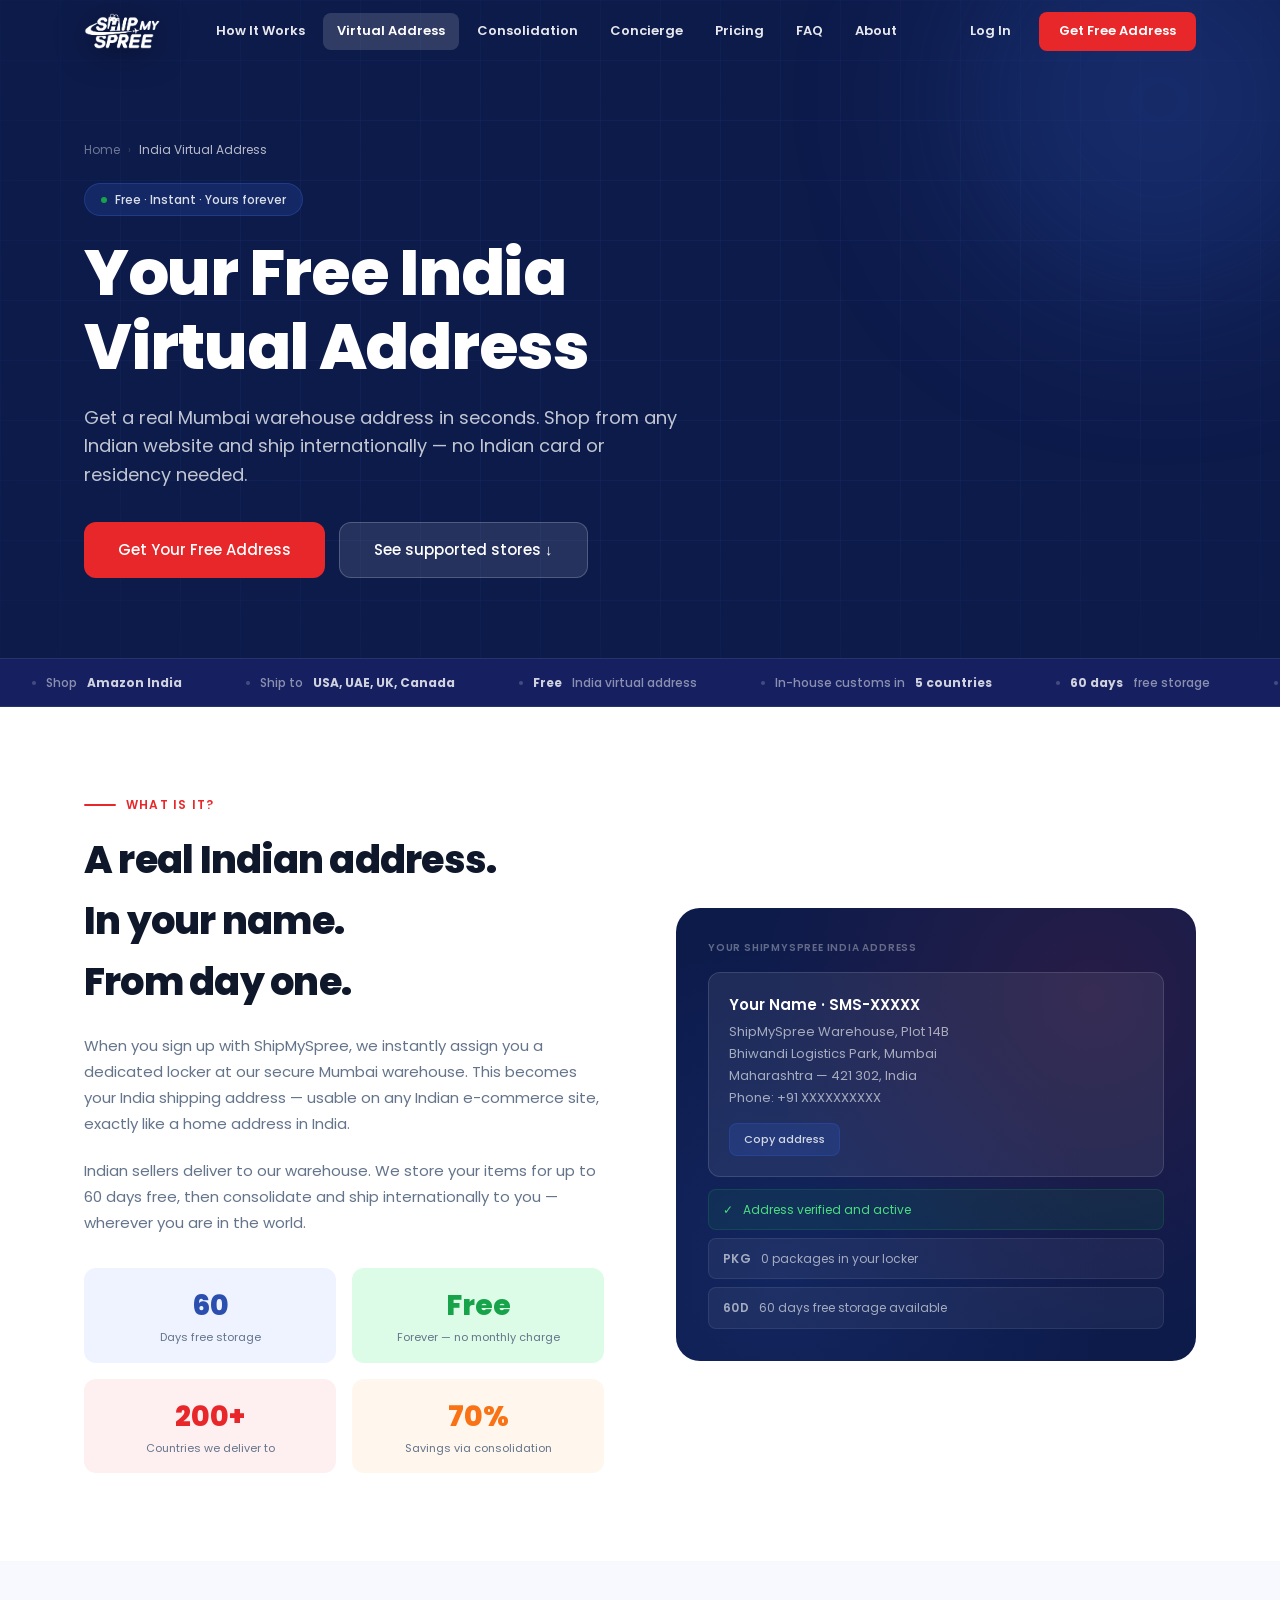
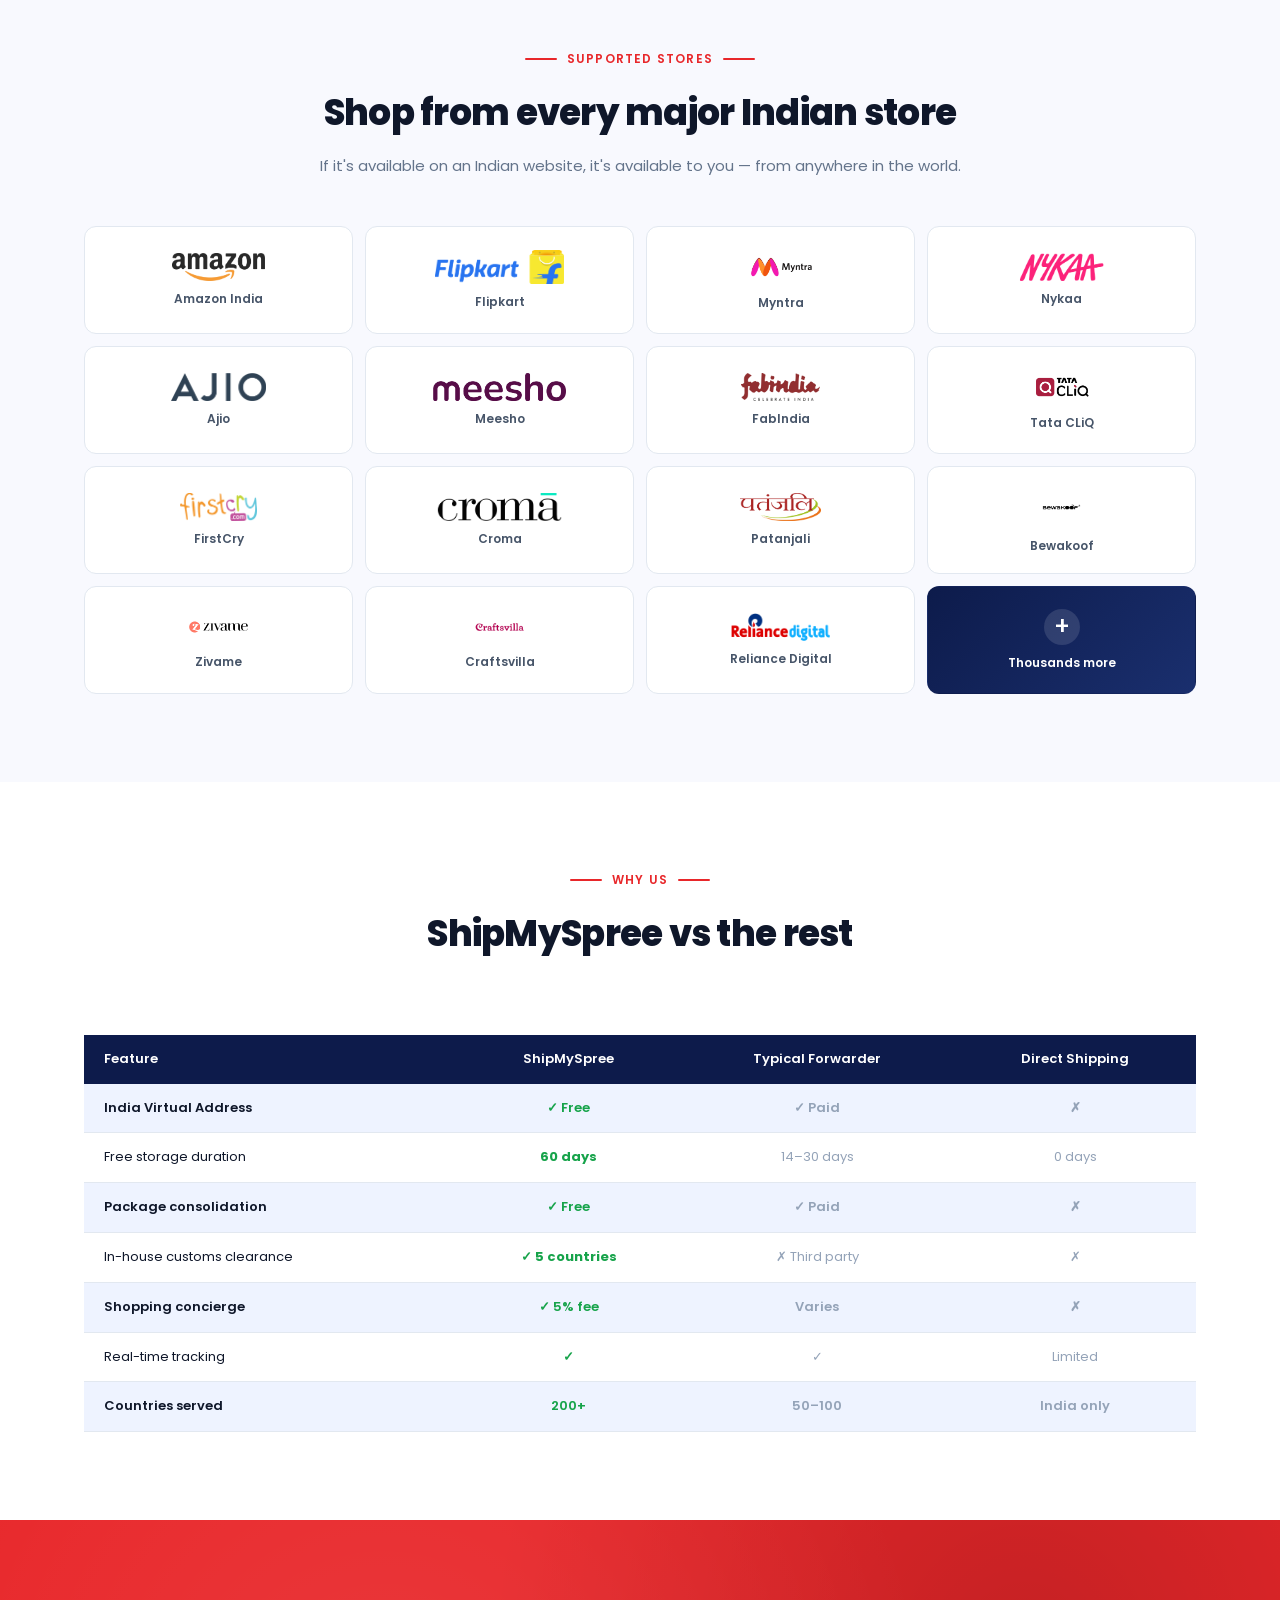
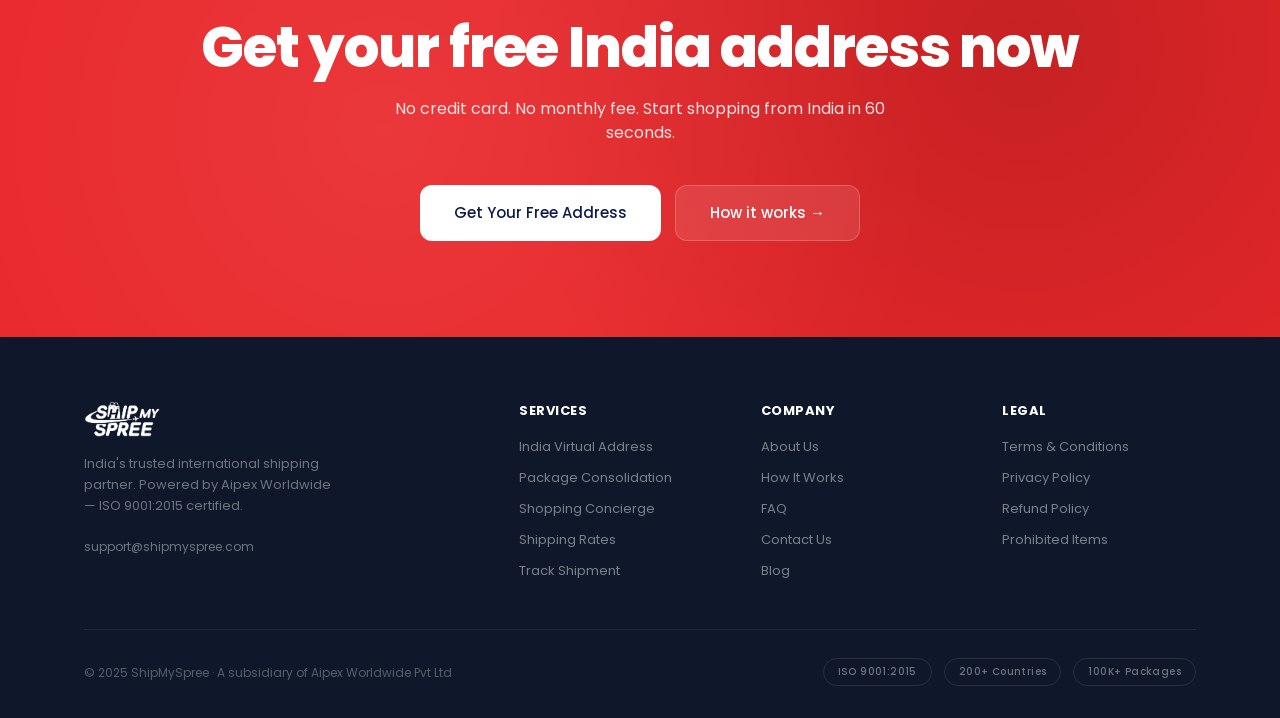
<file: india-virtual-address.html>
<!DOCTYPE html>
<html lang="en">
<head>
<meta charset="UTF-8">
<meta name="viewport" content="width=device-width, initial-scale=1.0">
<title>India Virtual Address | ShipMySpree</title>
<link rel="preconnect" href="https://fonts.googleapis.com">
<link href="https://fonts.googleapis.com/css2?family=Poppins:wght@300;400;500;600;700;800;900&display=swap" rel="stylesheet">
<link rel="stylesheet" href="assets/css/india-virtual-address.css">
</head>
<body>

<nav id="nav">
  <div class="container">
    <div class="nav-inner">
      <a href="index.html" class="nav-logo">
        <img src="assets/images/logo-white.png" alt="ShipMySpree" class="logo-light" onerror="this.outerHTML='<span style=\'font-family:Poppins,sans-serif;font-size:18px;font-weight:800;color:#fff\'>ShipMySpree</span>'">
        <img src="assets/images/logo-transparent.png" alt="ShipMySpree" class="logo-color" onerror="this.outerHTML='<span style=\'font-family:Poppins,sans-serif;font-size:18px;font-weight:800;color:#fff\'>ShipMySpree</span>'">
      </a>
      <div class="nav-links">
        <a href="how-it-works.html" class="nav-link">How It Works</a>
        <a href="india-virtual-address.html" class="nav-link active">Virtual Address</a>
        <a href="consolidation.html" class="nav-link">Consolidation</a>
        <a href="concierge.html" class="nav-link">Concierge</a>
        <a href="pricing.html" class="nav-link">Pricing</a>
        <a href="faq.html" class="nav-link">FAQ</a>
        <a href="about.html" class="nav-link">About</a>
      </div>
      <div class="nav-actions">
        <a href="#" class="nav-login">Log In</a>
        <a href="#" class="nav-cta">Get Free Address</a>
      </div>
    </div>
  </div>
</nav>

<section class="page-hero">
  <div class="page-hero-grid"></div>
  <div class="page-hero-orb" style="width:400px;height:400px;background:rgba(43,79,174,.3);top:-100px;right:-80px;animation:float 8s ease-in-out infinite"></div>
  <div class="container" style="position:relative;z-index:2">
    <div class="breadcrumb"><a href="index.html">Home</a><span class="breadcrumb-sep">&rsaquo;</span><span style="color:rgba(255,255,255,.7)">India Virtual Address</span></div>
    <div class="page-hero-badge"><span class="live-dot"></span>Free · Instant · Yours forever</div>
    <h1>Your Free India<br>Virtual Address</h1>
    <p>Get a real Mumbai warehouse address in seconds. Shop from any Indian website and ship internationally — no Indian card or residency needed.</p>
    <div style="display:flex;gap:14px;margin-top:32px;flex-wrap:wrap">
      <a href="#" class="btn btn-primary btn-lg">Get Your Free Address</a>
      <a href="#stores" class="btn btn-ghost btn-lg">See supported stores &darr;</a>
    </div>
  </div>
</section>

<div class="marquee-wrap">
  <div class="marquee-inner">
    <span class="marquee-item"><span class="m-sep"></span>Shop <strong>Amazon India</strong></span>
    <span class="marquee-item"><span class="m-sep"></span>Ship to <strong>USA, UAE, UK, Canada</strong></span>
    <span class="marquee-item"><span class="m-sep"></span><strong>Free</strong> India virtual address</span>
    <span class="marquee-item"><span class="m-sep"></span>In-house customs in <strong>5 countries</strong></span>
    <span class="marquee-item"><span class="m-sep"></span><strong>60 days</strong> free storage</span>
    <span class="marquee-item"><span class="m-sep"></span>Shop <strong>Flipkart, Myntra, Nykaa</strong></span>
    <span class="marquee-item"><span class="m-sep"></span><strong>Zero</strong> consolidation fee</span>
    <span class="marquee-item"><span class="m-sep"></span>Backed by <strong>Aipex Worldwide</strong></span>
    <span class="marquee-item"><span class="m-sep"></span>Shop <strong>Amazon India</strong></span>
    <span class="marquee-item"><span class="m-sep"></span>Ship to <strong>USA, UAE, UK, Canada</strong></span>
    <span class="marquee-item"><span class="m-sep"></span><strong>Free</strong> India virtual address</span>
    <span class="marquee-item"><span class="m-sep"></span>In-house customs in <strong>5 countries</strong></span>
    <span class="marquee-item"><span class="m-sep"></span><strong>60 days</strong> free storage</span>
    <span class="marquee-item"><span class="m-sep"></span>Shop <strong>Flipkart, Myntra, Nykaa</strong></span>
    <span class="marquee-item"><span class="m-sep"></span><strong>Zero</strong> consolidation fee</span>
    <span class="marquee-item"><span class="m-sep"></span>Backed by <strong>Aipex Worldwide</strong></span>
  </div>
</div>

<!-- WHAT IS IT -->
<section class="section" style="background:#fff">
  <div class="container">
    <div class="grid-2" style="gap:72px">
      <div class="reveal-left">
        <div class="eyebrow"><div class="eyebrow-line"></div><span class="eyebrow-text">What is it?</span></div>
        <h2 style="font-family:'Poppins',sans-serif;font-weight:800;font-size:38px;letter-spacing:-.02em;margin-bottom:20px">A real Indian address.<br>In your name.<br>From day one.</h2>
        <p style="font-size:15px;color:var(--muted);line-height:1.75;margin-bottom:20px">When you sign up with ShipMySpree, we instantly assign you a dedicated locker at our secure Mumbai warehouse. This becomes your India shipping address — usable on any Indian e-commerce site, exactly like a home address in India.</p>
        <p style="font-size:15px;color:var(--muted);line-height:1.75;margin-bottom:32px">Indian sellers deliver to our warehouse. We store your items for up to 60 days free, then consolidate and ship internationally to you — wherever you are in the world.</p>
        <div style="display:grid;grid-template-columns:1fr 1fr;gap:16px">
          <div style="background:var(--brand-light);border-radius:var(--r-md);padding:16px;text-align:center"><div style="font-family:'Poppins',sans-serif;font-weight:800;font-size:28px;color:var(--brand)">60</div><div style="font-size:11px;color:var(--muted)">Days free storage</div></div>
          <div style="background:#DCFCE7;border-radius:var(--r-md);padding:16px;text-align:center"><div style="font-family:'Poppins',sans-serif;font-weight:800;font-size:28px;color:var(--green)">Free</div><div style="font-size:11px;color:var(--muted)">Forever — no monthly charge</div></div>
          <div style="background:var(--red-light);border-radius:var(--r-md);padding:16px;text-align:center"><div style="font-family:'Poppins',sans-serif;font-weight:800;font-size:28px;color:var(--red)">200+</div><div style="font-size:11px;color:var(--muted)">Countries we deliver to</div></div>
          <div style="background:#FFF7ED;border-radius:var(--r-md);padding:16px;text-align:center"><div style="font-family:'Poppins',sans-serif;font-weight:800;font-size:28px;color:var(--orange)">70%</div><div style="font-size:11px;color:var(--muted)">Savings via consolidation</div></div>
        </div>
      </div>
      <div class="reveal-right">
        <div class="addr-mock">
          <div style="position:relative;z-index:1">
            <div style="font-size:10px;font-weight:600;text-transform:uppercase;letter-spacing:.08em;color:rgba(255,255,255,.35);margin-bottom:16px">Your ShipMySpree India address</div>
            <div style="background:rgba(255,255,255,.07);border:1px solid rgba(255,255,255,.12);border-radius:var(--r-md);padding:20px;margin-bottom:12px">
              <div style="font-size:15px;font-weight:600;color:#fff;margin-bottom:4px">Your Name · SMS-XXXXX</div>
              <div style="font-size:13px;color:rgba(255,255,255,.6);line-height:1.7">ShipMySpree Warehouse, Plot 14B<br>Bhiwandi Logistics Park, Mumbai<br>Maharashtra — 421 302, India<br>Phone: +91 XXXXXXXXXX</div>
              <button onclick="this.innerHTML='Copied!'" style="margin-top:14px;background:rgba(43,79,174,.3);border:1px solid rgba(43,79,174,.5);border-radius:var(--r-sm);padding:7px 14px;font-size:11px;font-weight:500;color:rgba(255,255,255,.8);cursor:pointer;font-family:'Poppins',sans-serif">Copy address</button>
            </div>
            <div style="display:flex;flex-direction:column;gap:8px">
              <div style="display:flex;align-items:center;gap:10px;background:rgba(22,163,74,.1);border:1px solid rgba(22,163,74,.2);border-radius:var(--r-sm);padding:10px 14px;font-size:12px;color:#4ADE80"><span>✓</span>Address verified and active</div>
              <div style="display:flex;align-items:center;gap:10px;background:rgba(255,255,255,.05);border:1px solid rgba(255,255,255,.08);border-radius:var(--r-sm);padding:10px 14px;font-size:12px;color:rgba(255,255,255,.6)"><span style="font-weight:600;letter-spacing:.04em">PKG</span>0 packages in your locker</div>
              <div style="display:flex;align-items:center;gap:10px;background:rgba(255,255,255,.05);border:1px solid rgba(255,255,255,.08);border-radius:var(--r-sm);padding:10px 14px;font-size:12px;color:rgba(255,255,255,.6)"><span style="font-weight:600;letter-spacing:.04em">60D</span>60 days free storage available</div>
            </div>
          </div>
        </div>
      </div>
    </div>
  </div>
</section>

<!-- STORES -->
<section class="section" style="background:var(--off)" id="stores">
  <div class="container">
    <div style="text-align:center;margin-bottom:48px" class="reveal">
      <div class="eyebrow" style="justify-content:center"><div class="eyebrow-line"></div><span class="eyebrow-text">Supported stores</span><div class="eyebrow-line"></div></div>
      <h2 style="font-family:'Poppins',sans-serif;font-weight:800;font-size:36px;letter-spacing:-.02em;margin-bottom:12px">Shop from every major Indian store</h2>
      <p style="font-size:15px;color:var(--muted)">If it's available on an Indian website, it's available to you — from anywhere in the world.</p>
    </div>
    <div class="store-grid reveal">
      <a href="https://www.amazon.in" target="_blank" class="store-item"><img src="assets/images/store-logos/Amazon.png" alt="Amazon India logo" class="store-logo"><span class="store-name">Amazon India</span></a>
      <a href="https://www.flipkart.com" target="_blank" class="store-item"><img src="assets/images/store-logos/flipkart.png" alt="Flipkart logo" class="store-logo store-logo-flipkart"><span class="store-name">Flipkart</span></a>
      <a href="https://www.myntra.com" target="_blank" class="store-item"><img src="assets/images/store-logos/Myntra.png" alt="Myntra logo" class="store-logo store-logo-xl"><span class="store-name">Myntra</span></a>
      <a href="https://www.nykaa.com" target="_blank" class="store-item"><img src="assets/images/store-logos/Nykaa.png" alt="Nykaa logo" class="store-logo"><span class="store-name">Nykaa</span></a>
      <a href="https://www.ajio.com" target="_blank" class="store-item"><img src="assets/images/store-logos/Ajio.png" alt="Ajio logo" class="store-logo"><span class="store-name">Ajio</span></a>
      <a href="https://www.meesho.com" target="_blank" class="store-item"><img src="assets/images/store-logos/Meesho.png" alt="Meesho logo" class="store-logo"><span class="store-name">Meesho</span></a>
      <a href="https://www.fabindia.com" target="_blank" class="store-item"><img src="assets/images/store-logos/Fabindia.png" alt="FabIndia logo" class="store-logo"><span class="store-name">FabIndia</span></a>
      <a href="https://www.tatacliq.com" target="_blank" class="store-item"><img src="assets/images/store-logos/Tata Cliq.png" alt="Tata CLiQ logo" class="store-logo store-logo-xl"><span class="store-name">Tata CLiQ</span></a>
      <a href="https://www.firstcry.com" target="_blank" class="store-item"><img src="assets/images/store-logos/FirstCry.png" alt="FirstCry logo" class="store-logo"><span class="store-name">FirstCry</span></a>
      <a href="https://www.croma.com" target="_blank" class="store-item"><img src="assets/images/store-logos/Croma.png" alt="Croma logo" class="store-logo"><span class="store-name">Croma</span></a>
      <a href="https://www.patanjaliayurved.net" target="_blank" class="store-item"><img src="assets/images/store-logos/Patanjali.png" alt="Patanjali logo" class="store-logo"><span class="store-name">Patanjali</span></a>
      <a href="https://www.bewakoof.com" target="_blank" class="store-item"><img src="assets/images/store-logos/Bewakoof.png" alt="Bewakoof logo" class="store-logo store-logo-bewakoof"><span class="store-name">Bewakoof</span></a>
      <a href="https://www.zivame.com" target="_blank" class="store-item"><img src="assets/images/store-logos/Zivame.png" alt="Zivame logo" class="store-logo store-logo-lg"><span class="store-name">Zivame</span></a>
      <a href="https://www.craftsvilla.com" target="_blank" class="store-item"><img src="assets/images/store-logos/Craftsvilla.png" alt="Craftsvilla logo" class="store-logo store-logo-lg"><span class="store-name">Craftsvilla</span></a>
      <a href="https://www.reliancedigital.in" target="_blank" class="store-item"><img src="assets/images/store-logos/Reliance_Digital.png" alt="Reliance Digital logo" class="store-logo"><span class="store-name">Reliance Digital</span></a>
      <div class="store-item store-item-more"><span class="store-more-mark">+</span><span class="store-name">Thousands more</span></div>
    </div>
  </div>
</section>

<!-- COMPARISON -->
<section class="section" style="background:#fff">
  <div class="container">
    <div class="reveal" style="text-align:center;margin-bottom:40px">
      <div class="eyebrow" style="justify-content:center"><div class="eyebrow-line"></div><span class="eyebrow-text">Why us</span><div class="eyebrow-line"></div></div>
      <h2 style="font-family:'Poppins',sans-serif;font-weight:800;font-size:36px;letter-spacing:-.02em">ShipMySpree vs the rest</h2>
    </div>
    <div class="reveal" style="overflow-x:auto">
      <table class="compare-table">
        <thead><tr><th>Feature</th><th>ShipMySpree</th><th>Typical Forwarder</th><th>Direct Shipping</th></tr></thead>
        <tbody>
          <tr class="highlight-row"><td>India Virtual Address</td><td class="check-y">✓ Free</td><td class="check-n">✓ Paid</td><td class="check-n">✗</td></tr>
          <tr><td>Free storage duration</td><td class="check-y">60 days</td><td class="check-n">14–30 days</td><td class="check-n">0 days</td></tr>
          <tr class="highlight-row"><td>Package consolidation</td><td class="check-y">✓ Free</td><td class="check-n">✓ Paid</td><td class="check-n">✗</td></tr>
          <tr><td>In-house customs clearance</td><td class="check-y">✓ 5 countries</td><td class="check-n">✗ Third party</td><td class="check-n">✗</td></tr>
          <tr class="highlight-row"><td>Shopping concierge</td><td class="check-y">✓ 5% fee</td><td class="check-n">Varies</td><td class="check-n">✗</td></tr>
          <tr><td>Real-time tracking</td><td class="check-y">✓</td><td class="check-n">✓</td><td class="check-n">Limited</td></tr>
          <tr class="highlight-row"><td>Countries served</td><td class="check-y">200+</td><td class="check-n">50–100</td><td class="check-n">India only</td></tr>
        </tbody>
      </table>
    </div>
  </div>
</section>

<!-- CTA -->
<section class="cta-strip">
  <div class="container cta-strip-inner">
    <h2 class="cta-h2">Get your free India address now</h2>
    <p class="cta-sub">No credit card. No monthly fee. Start shopping from India in 60 seconds.</p>
    <div class="cta-btns">
      <a href="#" class="btn btn-white btn-lg">Get Your Free Address</a>
      <a href="how-it-works.html" class="btn btn-ghost btn-lg">How it works →</a>
    </div>
  </div>
</section>

<footer>
  <div class="container">
    <div class="footer-grid">
      <div>
        <img src="assets/images/logo-white.png" alt="ShipMySpree" style="height:36px;margin-bottom:16px" onerror="this.outerHTML='<span style=\'font-family:Poppins,sans-serif;font-size:18px;font-weight:800;color:#fff;display:block;margin-bottom:16px\'>ShipMySpree</span>'">
        <p style="font-size:13px;color:rgba(255,255,255,.4);line-height:1.65;max-width:260px;margin-bottom:16px">India's trusted international shipping partner. Powered by Aipex Worldwide — ISO 9001:2015 certified.</p>
        <a href="mailto:support@shipmyspree.com" style="font-size:12px;color:rgba(255,255,255,.4)">support@shipmyspree.com</a>
      </div>
      <div>
        <div class="footer-col-title">Services</div>
        <div class="footer-links">
          <a href="india-virtual-address.html" class="footer-link">India Virtual Address</a>
          <a href="consolidation.html" class="footer-link">Package Consolidation</a>
          <a href="concierge.html" class="footer-link">Shopping Concierge</a>
          <a href="pricing.html" class="footer-link">Shipping Rates</a>
          <a href="track.html" class="footer-link">Track Shipment</a>
        </div>
      </div>
      <div>
        <div class="footer-col-title">Company</div>
        <div class="footer-links">
          <a href="about.html" class="footer-link">About Us</a>
          <a href="how-it-works.html" class="footer-link">How It Works</a>
          <a href="faq.html" class="footer-link">FAQ</a>
          <a href="contact.html" class="footer-link">Contact Us</a>
          <a href="blog.html" class="footer-link">Blog</a>
        </div>
      </div>
      <div>
        <div class="footer-col-title">Legal</div>
        <div class="footer-links">
          <a href="terms.html" class="footer-link">Terms & Conditions</a>
          <a href="privacy.html" class="footer-link">Privacy Policy</a>
          <a href="refund.html" class="footer-link">Refund Policy</a>
          <a href="prohibited.html" class="footer-link">Prohibited Items</a>
        </div>
      </div>
    </div>
    <div class="footer-bottom">
      <span style="font-size:12px;color:rgba(255,255,255,.3)">© 2025 ShipMySpree · A subsidiary of Aipex Worldwide Pvt Ltd</span>
      <div class="footer-badges">
        <span class="f-badge">ISO 9001:2015</span>
        <span class="f-badge">200+ Countries</span>
        <span class="f-badge">100K+ Packages</span>
      </div>
    </div>
  </div>
</footer>


<script src="assets/js/india-virtual-address.js"></script>
</body>
</html>
</file>
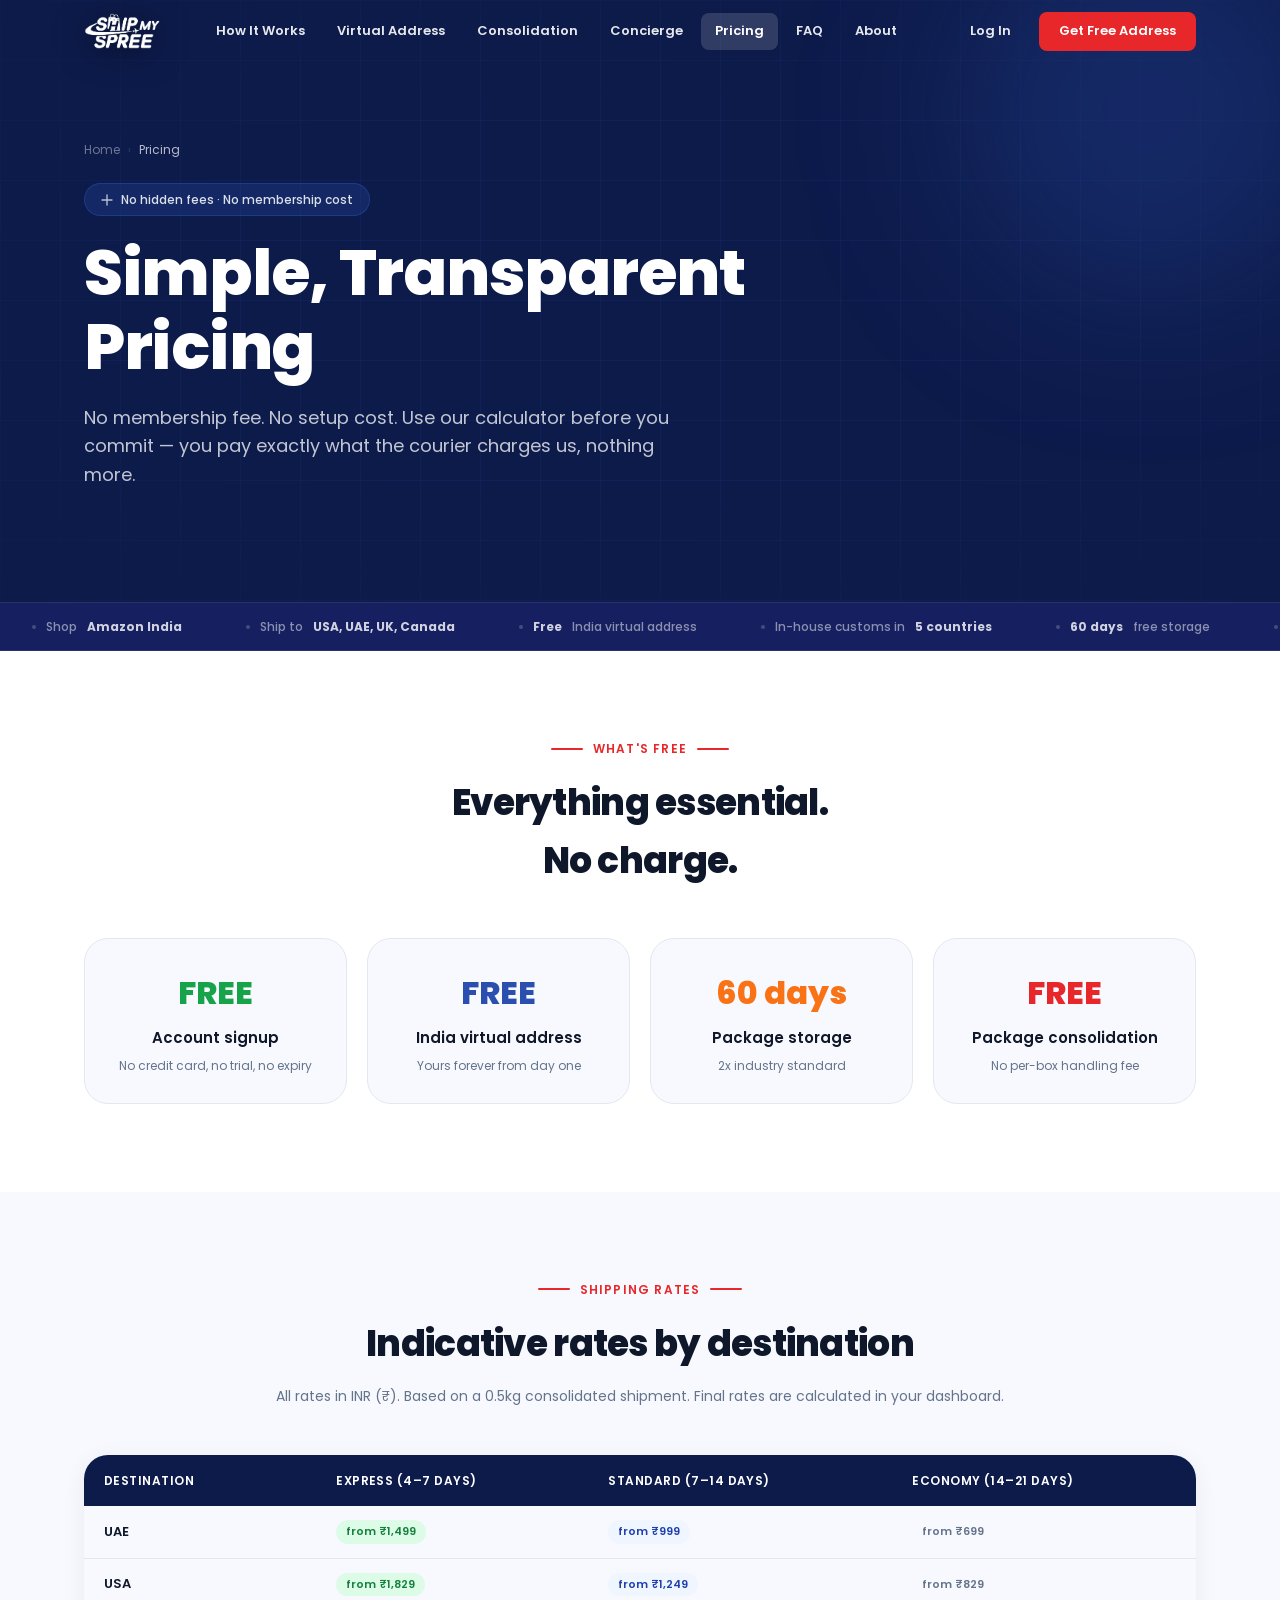
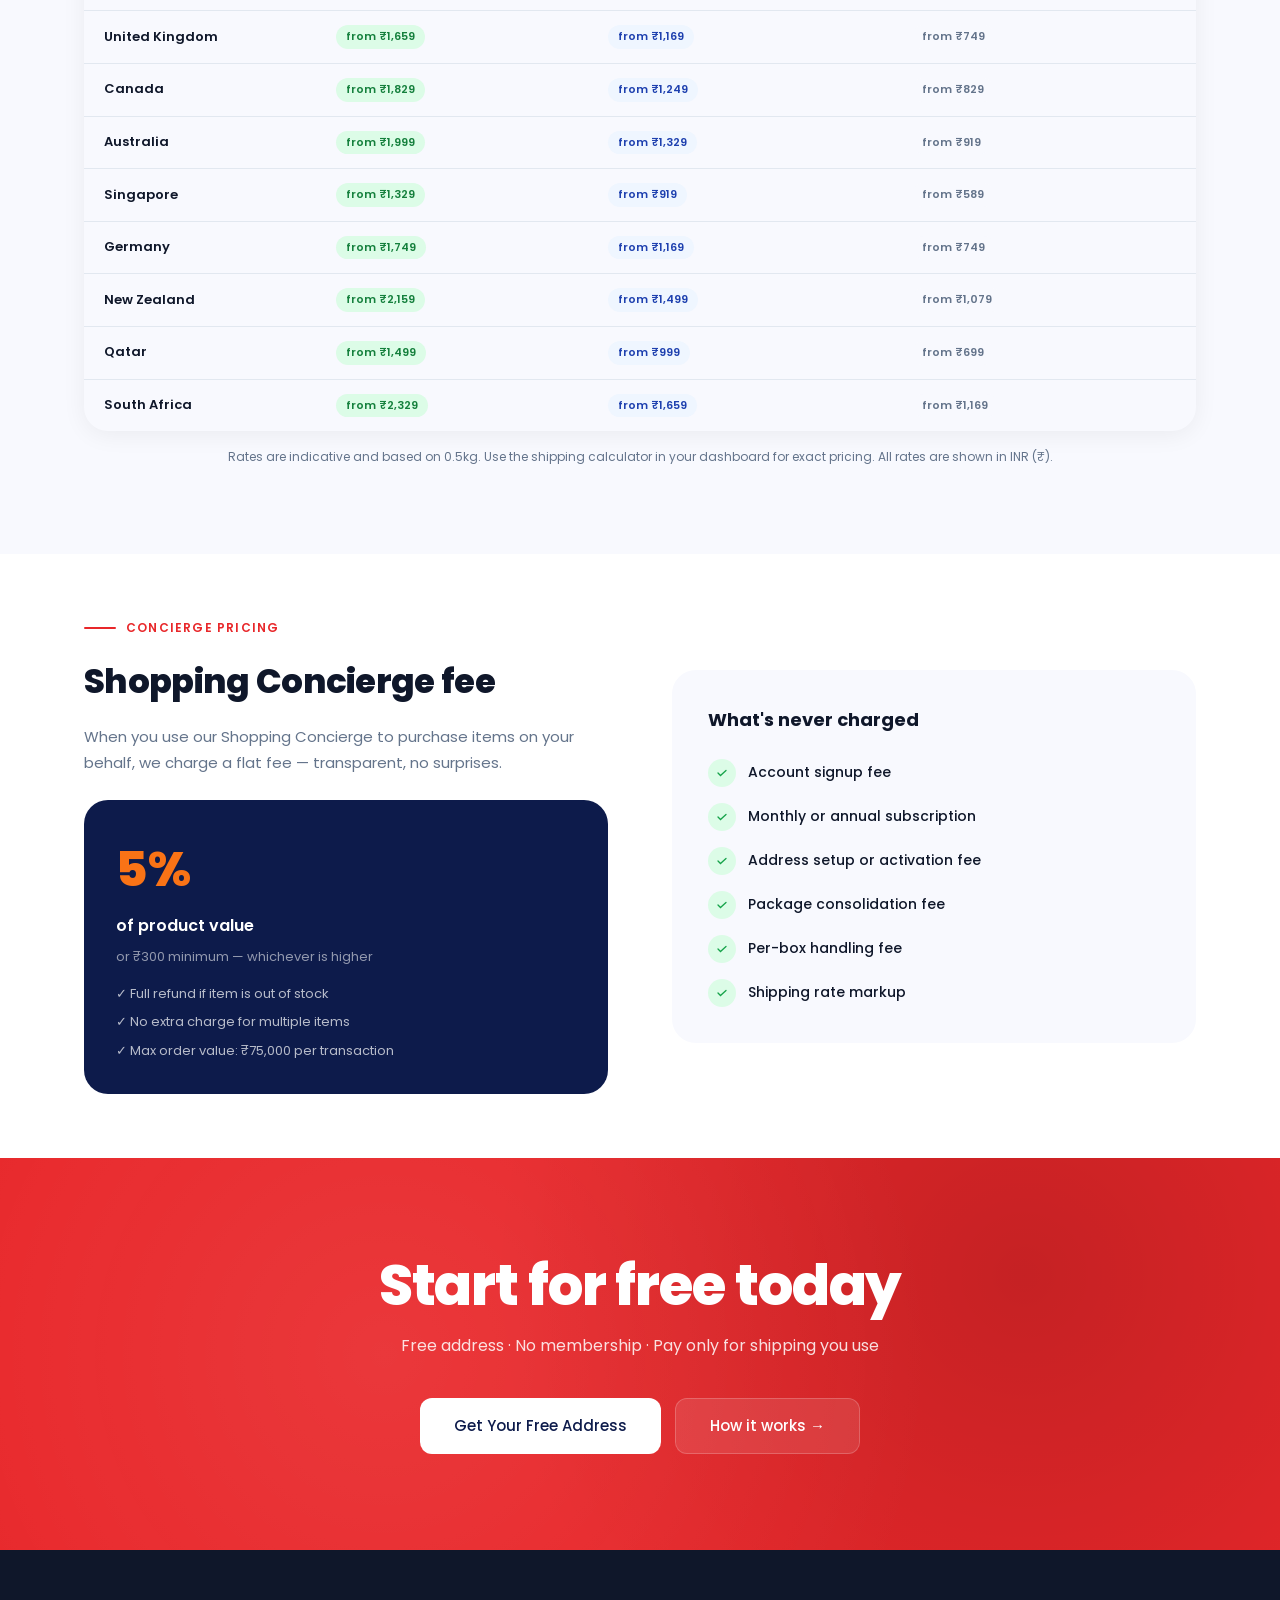
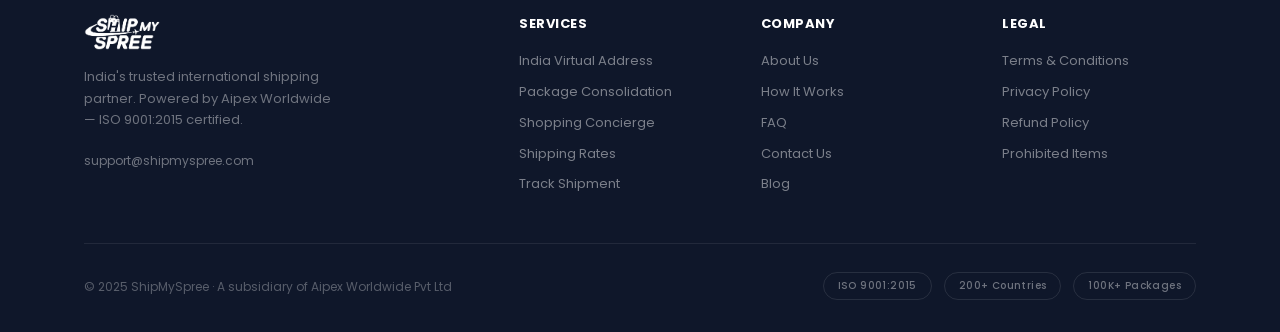
<file: pricing.html>
﻿<!DOCTYPE html>
<html lang="en">
<head>
<meta charset="UTF-8">
<meta name="viewport" content="width=device-width, initial-scale=1.0">
<title>Pricing & Shipping Rates | ShipMySpree</title>
<link rel="preconnect" href="https://fonts.googleapis.com">
<link href="https://fonts.googleapis.com/css2?family=Poppins:wght@300;400;500;600;700;800;900&display=swap" rel="stylesheet">
<link rel="stylesheet" href="assets/css/pricing.css">
</head>
<body>

<nav id="nav">
  <div class="container">
    <div class="nav-inner">
      <a href="index.html" class="nav-logo">
        <img src="assets/images/logo-white.png" alt="ShipMySpree" class="logo-light" onerror="this.outerHTML='<span style=\'font-family:Poppins,sans-serif;font-size:18px;font-weight:800;color:#fff\'>ShipMySpree</span>'">
        <img src="assets/images/logo-transparent.png" alt="ShipMySpree" class="logo-color" onerror="this.outerHTML='<span style=\'font-family:Poppins,sans-serif;font-size:18px;font-weight:800;color:#fff\'>ShipMySpree</span>'">
      </a>
      <div class="nav-links">
        <a href="how-it-works.html" class="nav-link">How It Works</a>
        <a href="india-virtual-address.html" class="nav-link">Virtual Address</a>
        <a href="consolidation.html" class="nav-link">Consolidation</a>
        <a href="concierge.html" class="nav-link">Concierge</a>
        <a href="pricing.html" class="nav-link active">Pricing</a>
        <a href="faq.html" class="nav-link">FAQ</a>
        <a href="about.html" class="nav-link">About</a>
      </div>
      <div class="nav-actions">
        <a href="#" class="nav-login">Log In</a>
        <a href="#" class="nav-cta">Get Free Address</a>
      </div>
    </div>
  </div>
</nav>

<section class="page-hero">
  <div class="page-hero-grid"></div>
  <div class="page-hero-orb" style="width:380px;height:380px;background:rgba(43,79,174,.28);top:-80px;right:-60px;animation:float 8s ease-in-out infinite"></div>
  <div class="container" style="position:relative;z-index:2">
    <div class="breadcrumb"><a href="index.html">Home</a><span class="breadcrumb-sep">&rsaquo;</span><span style="color:rgba(255,255,255,.7)">Pricing</span></div>
    <div class="page-hero-badge">
      <svg width="12" height="12" viewBox="0 0 12 12" fill="none"><path d="M6 1v10M1 6h10" stroke="rgba(255,255,255,.7)" stroke-width="1.4" stroke-linecap="round"/></svg>
      No hidden fees · No membership cost
    </div>
    <h1>Simple, Transparent<br>Pricing</h1>
    <p>No membership fee. No setup cost. Use our calculator before you commit — you pay exactly what the courier charges us, nothing more.</p>
  </div>
</section>

<div class="marquee-wrap">
  <div class="marquee-inner">
    <span class="marquee-item"><span class="m-sep"></span>Shop <strong>Amazon India</strong></span>
    <span class="marquee-item"><span class="m-sep"></span>Ship to <strong>USA, UAE, UK, Canada</strong></span>
    <span class="marquee-item"><span class="m-sep"></span><strong>Free</strong> India virtual address</span>
    <span class="marquee-item"><span class="m-sep"></span>In-house customs in <strong>5 countries</strong></span>
    <span class="marquee-item"><span class="m-sep"></span><strong>60 days</strong> free storage</span>
    <span class="marquee-item"><span class="m-sep"></span>Shop <strong>Flipkart, Myntra, Nykaa</strong></span>
    <span class="marquee-item"><span class="m-sep"></span><strong>Zero</strong> consolidation fee</span>
    <span class="marquee-item"><span class="m-sep"></span>Backed by <strong>Aipex Worldwide</strong></span>
    <span class="marquee-item"><span class="m-sep"></span>Shop <strong>Amazon India</strong></span>
    <span class="marquee-item"><span class="m-sep"></span>Ship to <strong>USA, UAE, UK, Canada</strong></span>
    <span class="marquee-item"><span class="m-sep"></span><strong>Free</strong> India virtual address</span>
    <span class="marquee-item"><span class="m-sep"></span>In-house customs in <strong>5 countries</strong></span>
    <span class="marquee-item"><span class="m-sep"></span><strong>60 days</strong> free storage</span>
    <span class="marquee-item"><span class="m-sep"></span>Shop <strong>Flipkart, Myntra, Nykaa</strong></span>
    <span class="marquee-item"><span class="m-sep"></span><strong>Zero</strong> consolidation fee</span>
    <span class="marquee-item"><span class="m-sep"></span>Backed by <strong>Aipex Worldwide</strong></span>
  </div>
</div>

<!-- WHAT'S FREE -->
<section class="section" style="background:#fff">
  <div class="container">
    <div style="text-align:center;margin-bottom:48px" class="reveal">
      <div class="eyebrow" style="justify-content:center"><div class="eyebrow-line"></div><span class="eyebrow-text">What's free</span><div class="eyebrow-line"></div></div>
      <h2 style="font-family:'Poppins',sans-serif;font-weight:800;font-size:36px;letter-spacing:-.02em;margin-bottom:12px">Everything essential.<br>No charge.</h2>
    </div>
    <div class="grid-4 reveal">
      <div style="background:var(--off);border-radius:var(--r-xl);padding:28px;text-align:center;border:1px solid var(--gray-100)">
        <div style="font-family:'Poppins',sans-serif;font-size:32px;font-weight:800;color:var(--green);margin-bottom:8px">FREE</div>
        <div style="font-size:15px;font-weight:600;margin-bottom:6px">Account signup</div>
        <div style="font-size:12px;color:var(--muted)">No credit card, no trial, no expiry</div>
      </div>
      <div style="background:var(--off);border-radius:var(--r-xl);padding:28px;text-align:center;border:1px solid var(--gray-100)">
        <div style="font-family:'Poppins',sans-serif;font-size:32px;font-weight:800;color:var(--brand);margin-bottom:8px">FREE</div>
        <div style="font-size:15px;font-weight:600;margin-bottom:6px">India virtual address</div>
        <div style="font-size:12px;color:var(--muted)">Yours forever from day one</div>
      </div>
      <div style="background:var(--off);border-radius:var(--r-xl);padding:28px;text-align:center;border:1px solid var(--gray-100)">
        <div style="font-family:'Poppins',sans-serif;font-size:32px;font-weight:800;color:var(--orange);margin-bottom:8px">60 days</div>
        <div style="font-size:15px;font-weight:600;margin-bottom:6px">Package storage</div>
        <div style="font-size:12px;color:var(--muted)">2x industry standard</div>
      </div>
      <div style="background:var(--off);border-radius:var(--r-xl);padding:28px;text-align:center;border:1px solid var(--gray-100)">
        <div style="font-family:'Poppins',sans-serif;font-size:32px;font-weight:800;color:var(--red);margin-bottom:8px">FREE</div>
        <div style="font-size:15px;font-weight:600;margin-bottom:6px">Package consolidation</div>
        <div style="font-size:12px;color:var(--muted)">No per-box handling fee</div>
      </div>
    </div>
  </div>
</section>

<!-- SHIPPING RATES TABLE -->
<section class="section" style="background:var(--off)">
  <div class="container">
    <div style="text-align:center;margin-bottom:48px" class="reveal">
      <div class="eyebrow" style="justify-content:center"><div class="eyebrow-line"></div><span class="eyebrow-text">Shipping rates</span><div class="eyebrow-line"></div></div>
      <h2 style="font-family:'Poppins',sans-serif;font-weight:800;font-size:36px;letter-spacing:-.02em;margin-bottom:12px">Indicative rates by destination</h2>
      <p style="font-size:14px;color:var(--muted)">All rates in INR (₹). Based on a 0.5kg consolidated shipment. Final rates are calculated in your dashboard.</p>
    </div>
    <div class="reveal" style="overflow-x:auto;border-radius:var(--r-xl);overflow:hidden;box-shadow:0 4px 24px rgba(0,0,0,.06)">
      <table class="price-table-big">
        <thead><tr><th>Destination</th><th>Express (4–7 days)</th><th>Standard (7–14 days)</th><th>Economy (14–21 days)</th></tr></thead>
        <tbody>
          <tr><td><div class="flag-cell">UAE</div></td><td><span class="speed-pill" style="background:#DCFCE7;color:#15803D">from ₹1,499</span></td><td><span class="speed-pill" style="background:#EFF6FF;color:#1E40AF">from ₹999</span></td><td><span class="speed-pill" style="background:var(--off);color:var(--muted)">from ₹699</span></td></tr>
          <tr><td><div class="flag-cell">USA</div></td><td><span class="speed-pill" style="background:#DCFCE7;color:#15803D">from ₹1,829</span></td><td><span class="speed-pill" style="background:#EFF6FF;color:#1E40AF">from ₹1,249</span></td><td><span class="speed-pill" style="background:var(--off);color:var(--muted)">from ₹829</span></td></tr>
          <tr><td><div class="flag-cell">United Kingdom</div></td><td><span class="speed-pill" style="background:#DCFCE7;color:#15803D">from ₹1,659</span></td><td><span class="speed-pill" style="background:#EFF6FF;color:#1E40AF">from ₹1,169</span></td><td><span class="speed-pill" style="background:var(--off);color:var(--muted)">from ₹749</span></td></tr>
          <tr><td><div class="flag-cell">Canada</div></td><td><span class="speed-pill" style="background:#DCFCE7;color:#15803D">from ₹1,829</span></td><td><span class="speed-pill" style="background:#EFF6FF;color:#1E40AF">from ₹1,249</span></td><td><span class="speed-pill" style="background:var(--off);color:var(--muted)">from ₹829</span></td></tr>
          <tr><td><div class="flag-cell">Australia</div></td><td><span class="speed-pill" style="background:#DCFCE7;color:#15803D">from ₹1,999</span></td><td><span class="speed-pill" style="background:#EFF6FF;color:#1E40AF">from ₹1,329</span></td><td><span class="speed-pill" style="background:var(--off);color:var(--muted)">from ₹919</span></td></tr>
          <tr><td><div class="flag-cell">Singapore</div></td><td><span class="speed-pill" style="background:#DCFCE7;color:#15803D">from ₹1,329</span></td><td><span class="speed-pill" style="background:#EFF6FF;color:#1E40AF">from ₹919</span></td><td><span class="speed-pill" style="background:var(--off);color:var(--muted)">from ₹589</span></td></tr>
          <tr><td><div class="flag-cell">Germany</div></td><td><span class="speed-pill" style="background:#DCFCE7;color:#15803D">from ₹1,749</span></td><td><span class="speed-pill" style="background:#EFF6FF;color:#1E40AF">from ₹1,169</span></td><td><span class="speed-pill" style="background:var(--off);color:var(--muted)">from ₹749</span></td></tr>
          <tr><td><div class="flag-cell">New Zealand</div></td><td><span class="speed-pill" style="background:#DCFCE7;color:#15803D">from ₹2,159</span></td><td><span class="speed-pill" style="background:#EFF6FF;color:#1E40AF">from ₹1,499</span></td><td><span class="speed-pill" style="background:var(--off);color:var(--muted)">from ₹1,079</span></td></tr>
          <tr><td><div class="flag-cell">Qatar</div></td><td><span class="speed-pill" style="background:#DCFCE7;color:#15803D">from ₹1,499</span></td><td><span class="speed-pill" style="background:#EFF6FF;color:#1E40AF">from ₹999</span></td><td><span class="speed-pill" style="background:var(--off);color:var(--muted)">from ₹699</span></td></tr>
          <tr><td><div class="flag-cell">South Africa</div></td><td><span class="speed-pill" style="background:#DCFCE7;color:#15803D">from ₹2,329</span></td><td><span class="speed-pill" style="background:#EFF6FF;color:#1E40AF">from ₹1,659</span></td><td><span class="speed-pill" style="background:var(--off);color:var(--muted)">from ₹1,169</span></td></tr>
        </tbody>
      </table>
    </div>
    <p style="font-size:12px;color:var(--muted);margin-top:16px;text-align:center">Rates are indicative and based on 0.5kg. Use the shipping calculator in your dashboard for exact pricing. All rates are shown in INR (₹).</p>
  </div>
</section>

<!-- CONCIERGE FEE -->
<section class="section" style="background:#fff;padding-top:64px;padding-bottom:64px">
  <div class="container">
    <div class="grid-2" style="gap:64px;align-items:center">
      <div class="reveal-left">
        <div class="eyebrow"><div class="eyebrow-line"></div><span class="eyebrow-text">Concierge pricing</span></div>
        <h2 style="font-family:'Poppins',sans-serif;font-weight:800;font-size:34px;letter-spacing:-.02em;margin-bottom:16px">Shopping Concierge fee</h2>
        <p style="font-size:15px;color:var(--muted);line-height:1.75;margin-bottom:24px">When you use our Shopping Concierge to purchase items on your behalf, we charge a flat fee — transparent, no surprises.</p>
        <div style="background:var(--navy);border-radius:var(--r-xl);padding:32px;color:#fff">
          <div style="font-family:'Poppins',sans-serif;font-size:48px;font-weight:800;color:var(--orange);margin-bottom:4px">5%</div>
          <div style="font-size:16px;font-weight:600;margin-bottom:8px">of product value</div>
          <div style="font-size:13px;color:rgba(255,255,255,.55);margin-bottom:16px">or ₹300 minimum — whichever is higher</div>
          <div style="display:flex;flex-direction:column;gap:8px;font-size:13px;color:rgba(255,255,255,.7)">
            <div>✓ Full refund if item is out of stock</div>
            <div>✓ No extra charge for multiple items</div>
            <div>✓ Max order value: ₹75,000 per transaction</div>
          </div>
        </div>
      </div>
      <div class="reveal-right">
        <div style="background:var(--off);border-radius:var(--r-xl);padding:36px">
          <div style="font-family:'Poppins',sans-serif;font-weight:700;font-size:18px;margin-bottom:24px">What's never charged</div>
          <div style="display:flex;flex-direction:column;gap:16px">
            <div style="display:flex;align-items:center;gap:12px"><div style="width:28px;height:28px;border-radius:50%;background:#DCFCE7;display:flex;align-items:center;justify-content:center;flex-shrink:0"><svg width="12" height="12" viewBox="0 0 12 12" fill="none"><path d="M2 6l2.5 2.5 5.5-5" stroke="#16A34A" stroke-width="1.3" stroke-linecap="round"/></svg></div><div style="font-size:14px;font-weight:500">Account signup fee</div></div>
            <div style="display:flex;align-items:center;gap:12px"><div style="width:28px;height:28px;border-radius:50%;background:#DCFCE7;display:flex;align-items:center;justify-content:center;flex-shrink:0"><svg width="12" height="12" viewBox="0 0 12 12" fill="none"><path d="M2 6l2.5 2.5 5.5-5" stroke="#16A34A" stroke-width="1.3" stroke-linecap="round"/></svg></div><div style="font-size:14px;font-weight:500">Monthly or annual subscription</div></div>
            <div style="display:flex;align-items:center;gap:12px"><div style="width:28px;height:28px;border-radius:50%;background:#DCFCE7;display:flex;align-items:center;justify-content:center;flex-shrink:0"><svg width="12" height="12" viewBox="0 0 12 12" fill="none"><path d="M2 6l2.5 2.5 5.5-5" stroke="#16A34A" stroke-width="1.3" stroke-linecap="round"/></svg></div><div style="font-size:14px;font-weight:500">Address setup or activation fee</div></div>
            <div style="display:flex;align-items:center;gap:12px"><div style="width:28px;height:28px;border-radius:50%;background:#DCFCE7;display:flex;align-items:center;justify-content:center;flex-shrink:0"><svg width="12" height="12" viewBox="0 0 12 12" fill="none"><path d="M2 6l2.5 2.5 5.5-5" stroke="#16A34A" stroke-width="1.3" stroke-linecap="round"/></svg></div><div style="font-size:14px;font-weight:500">Package consolidation fee</div></div>
            <div style="display:flex;align-items:center;gap:12px"><div style="width:28px;height:28px;border-radius:50%;background:#DCFCE7;display:flex;align-items:center;justify-content:center;flex-shrink:0"><svg width="12" height="12" viewBox="0 0 12 12" fill="none"><path d="M2 6l2.5 2.5 5.5-5" stroke="#16A34A" stroke-width="1.3" stroke-linecap="round"/></svg></div><div style="font-size:14px;font-weight:500">Per-box handling fee</div></div>
            <div style="display:flex;align-items:center;gap:12px"><div style="width:28px;height:28px;border-radius:50%;background:#DCFCE7;display:flex;align-items:center;justify-content:center;flex-shrink:0"><svg width="12" height="12" viewBox="0 0 12 12" fill="none"><path d="M2 6l2.5 2.5 5.5-5" stroke="#16A34A" stroke-width="1.3" stroke-linecap="round"/></svg></div><div style="font-size:14px;font-weight:500">Shipping rate markup</div></div>
          </div>
        </div>
      </div>
    </div>
  </div>
</section>

<section class="cta-strip">
  <div class="container cta-strip-inner">
    <h2 class="cta-h2">Start for free today</h2>
    <p class="cta-sub">Free address · No membership · Pay only for shipping you use</p>
    <div class="cta-btns">
      <a href="#" class="btn btn-white btn-lg">Get Your Free Address</a>
      <a href="how-it-works.html" class="btn btn-ghost btn-lg">How it works →</a>
    </div>
  </div>
</section>

<footer>
  <div class="container">
    <div class="footer-grid">
      <div>
        <img src="assets/images/logo-white.png" alt="ShipMySpree" style="height:36px;margin-bottom:16px" onerror="this.outerHTML='<span style=\'font-family:Poppins,sans-serif;font-size:18px;font-weight:800;color:#fff;display:block;margin-bottom:16px\'>ShipMySpree</span>'">
        <p style="font-size:13px;color:rgba(255,255,255,.4);line-height:1.65;max-width:260px;margin-bottom:16px">India's trusted international shipping partner. Powered by Aipex Worldwide — ISO 9001:2015 certified.</p>
        <a href="mailto:support@shipmyspree.com" style="font-size:12px;color:rgba(255,255,255,.4)">support@shipmyspree.com</a>
      </div>
      <div>
        <div class="footer-col-title">Services</div>
        <div class="footer-links">
          <a href="india-virtual-address.html" class="footer-link">India Virtual Address</a>
          <a href="consolidation.html" class="footer-link">Package Consolidation</a>
          <a href="concierge.html" class="footer-link">Shopping Concierge</a>
          <a href="pricing.html" class="footer-link">Shipping Rates</a>
          <a href="track.html" class="footer-link">Track Shipment</a>
        </div>
      </div>
      <div>
        <div class="footer-col-title">Company</div>
        <div class="footer-links">
          <a href="about.html" class="footer-link">About Us</a>
          <a href="how-it-works.html" class="footer-link">How It Works</a>
          <a href="faq.html" class="footer-link">FAQ</a>
          <a href="contact.html" class="footer-link">Contact Us</a>
          <a href="blog.html" class="footer-link">Blog</a>
        </div>
      </div>
      <div>
        <div class="footer-col-title">Legal</div>
        <div class="footer-links">
          <a href="terms.html" class="footer-link">Terms & Conditions</a>
          <a href="privacy.html" class="footer-link">Privacy Policy</a>
          <a href="refund.html" class="footer-link">Refund Policy</a>
          <a href="prohibited.html" class="footer-link">Prohibited Items</a>
        </div>
      </div>
    </div>
    <div class="footer-bottom">
      <span style="font-size:12px;color:rgba(255,255,255,.3)">© 2025 ShipMySpree · A subsidiary of Aipex Worldwide Pvt Ltd</span>
      <div class="footer-badges">
        <span class="f-badge">ISO 9001:2015</span>
        <span class="f-badge">200+ Countries</span>
        <span class="f-badge">100K+ Packages</span>
      </div>
    </div>
  </div>
</footer>


<script src="assets/js/pricing.js"></script>
</body>
</html>
</file>
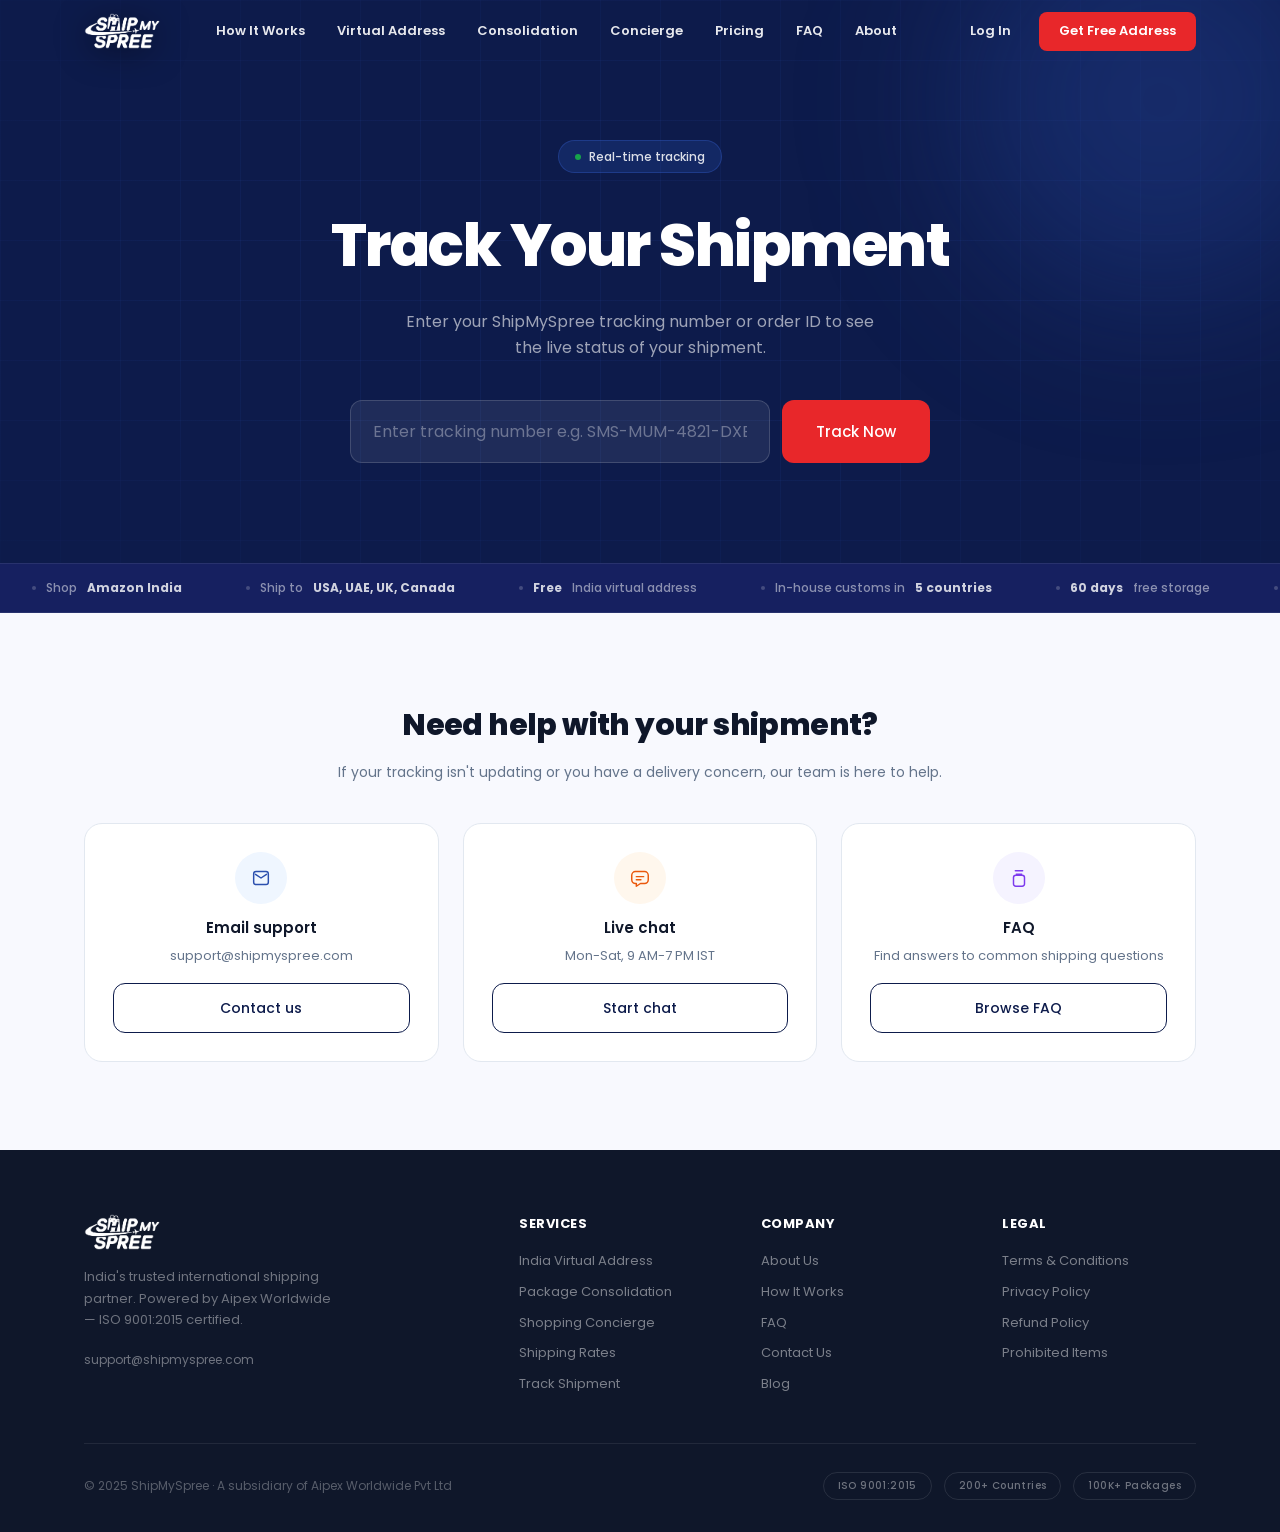
<file: track.html>
﻿<!DOCTYPE html>
<html lang="en">
<head>
<meta charset="UTF-8">
<meta name="viewport" content="width=device-width, initial-scale=1.0">
<title>Track Your Shipment | ShipMySpree</title>
<link rel="preconnect" href="https://fonts.googleapis.com">
<link href="https://fonts.googleapis.com/css2?family=Poppins:wght@300;400;500;600;700;800;900&display=swap" rel="stylesheet">
<link rel="stylesheet" href="assets/css/track.css">
</head>
<body>

<nav id="nav">
  <div class="container">
    <div class="nav-inner">
      <a href="index.html" class="nav-logo">
        <img src="assets/images/logo-white.png" alt="ShipMySpree" class="logo-light" onerror="this.outerHTML='<span style=\'font-family:Poppins,sans-serif;font-size:18px;font-weight:800;color:#fff\'>ShipMySpree</span>'">
        <img src="assets/images/logo-transparent.png" alt="ShipMySpree" class="logo-color" onerror="this.outerHTML='<span style=\'font-family:Poppins,sans-serif;font-size:18px;font-weight:800;color:#fff\'>ShipMySpree</span>'">
      </a>
      <div class="nav-links">
        <a href="how-it-works.html" class="nav-link">How It Works</a>
        <a href="india-virtual-address.html" class="nav-link">Virtual Address</a>
        <a href="consolidation.html" class="nav-link">Consolidation</a>
        <a href="concierge.html" class="nav-link">Concierge</a>
        <a href="pricing.html" class="nav-link">Pricing</a>
        <a href="faq.html" class="nav-link">FAQ</a>
        <a href="about.html" class="nav-link">About</a>
      </div>
      <div class="nav-actions">
        <a href="#" class="nav-login">Log In</a>
        <a href="#" class="nav-cta">Get Free Address</a>
      </div>
    </div>
  </div>
</nav>

<section style="background:var(--navy);padding:140px 0 100px;position:relative;overflow:hidden;min-height:60vh">
  <div class="page-hero-grid"></div>
  <div class="page-hero-orb" style="width:400px;height:400px;background:rgba(43,79,174,.3);top:-100px;right:-80px;animation:float 8s ease-in-out infinite"></div>
  <div class="container" style="position:relative;z-index:2;text-align:center">
    <div style="display:inline-flex;align-items:center;gap:8px;background:rgba(43,79,174,.25);border:1px solid rgba(43,79,174,.5);padding:6px 16px;border-radius:40px;font-size:12px;font-weight:500;color:rgba(255,255,255,.85);margin-bottom:24px"><span class="live-dot"></span>Real-time tracking</div>
    <h1 style="font-family:'Poppins',sans-serif;font-weight:800;font-size:clamp(32px,5vw,60px);color:#fff;letter-spacing:-.025em;margin-bottom:16px">Track Your Shipment</h1>
    <p style="font-size:16px;color:rgba(255,255,255,.6);margin-bottom:40px;max-width:480px;margin-left:auto;margin-right:auto">Enter your ShipMySpree tracking number or order ID to see the live status of your shipment.</p>
    <div style="max-width:580px;margin:0 auto">
      <div style="display:flex;gap:12px;flex-wrap:wrap">
        <input type="text" class="track-input" placeholder="Enter tracking number e.g. SMS-MUM-4821-DXB" id="track-inp" style="flex:1;min-width:260px">
        <button onclick="doTrack()" class="btn btn-primary btn-lg" style="white-space:nowrap">Track Now</button>
      </div>
      <div class="track-result" id="track-result">
        <div style="display:flex;align-items:center;justify-content:space-between;flex-wrap:wrap;gap:12px;margin-bottom:28px;padding-bottom:28px;border-bottom:1px solid var(--gray-100)">
          <div>
            <div style="font-size:11px;font-weight:600;text-transform:uppercase;letter-spacing:.06em;color:var(--muted);margin-bottom:6px">Tracking ID</div>
            <div style="font-family:'Poppins',sans-serif;font-size:20px;font-weight:700" id="t-id">SMS-MUM-4821-DXB</div>
          </div>
          <div style="text-align:right">
            <div style="background:#DCFCE7;border:1px solid rgba(22,163,74,.3);padding:8px 16px;border-radius:20px;font-size:13px;font-weight:600;color:#15803D;display:inline-flex;align-items:center;gap:6px"><span style="width:6px;height:6px;border-radius:50%;background:#16A34A;display:inline-block;animation:pulse 2s infinite"></span>In Transit</div>
            <div style="font-size:11px;color:var(--muted);margin-top:4px">via DHL Express</div>
          </div>
        </div>
        <div style="display:grid;grid-template-columns:repeat(3,1fr);gap:16px;margin-bottom:28px;background:var(--off);border-radius:var(--r-md);padding:20px">
          <div><div style="font-size:11px;color:var(--muted);margin-bottom:4px">From</div><div style="font-size:14px;font-weight:600">Mumbai, India</div></div>
          <div><div style="font-size:11px;color:var(--muted);margin-bottom:4px">To</div><div style="font-size:14px;font-weight:600">Dubai, UAE</div></div>
          <div><div style="font-size:11px;color:var(--muted);margin-bottom:4px">Est. delivery</div><div style="font-size:14px;font-weight:600;color:var(--green)">2 days remaining</div></div>
        </div>
        <div style="font-size:13px;font-weight:600;margin-bottom:16px;text-transform:uppercase;letter-spacing:.04em;color:var(--muted)">Shipment milestones</div>
        <div id="milestones"></div>
      </div>
    </div>
  </div>
</section>

<div class="marquee-wrap">
  <div class="marquee-inner">
    <span class="marquee-item"><span class="m-sep"></span>Shop <strong>Amazon India</strong></span>
    <span class="marquee-item"><span class="m-sep"></span>Ship to <strong>USA, UAE, UK, Canada</strong></span>
    <span class="marquee-item"><span class="m-sep"></span><strong>Free</strong> India virtual address</span>
    <span class="marquee-item"><span class="m-sep"></span>In-house customs in <strong>5 countries</strong></span>
    <span class="marquee-item"><span class="m-sep"></span><strong>60 days</strong> free storage</span>
    <span class="marquee-item"><span class="m-sep"></span>Shop <strong>Flipkart, Myntra, Nykaa</strong></span>
    <span class="marquee-item"><span class="m-sep"></span><strong>Zero</strong> consolidation fee</span>
    <span class="marquee-item"><span class="m-sep"></span>Backed by <strong>Aipex Worldwide</strong></span>
    <span class="marquee-item"><span class="m-sep"></span>Shop <strong>Amazon India</strong></span>
    <span class="marquee-item"><span class="m-sep"></span>Ship to <strong>USA, UAE, UK, Canada</strong></span>
    <span class="marquee-item"><span class="m-sep"></span><strong>Free</strong> India virtual address</span>
    <span class="marquee-item"><span class="m-sep"></span>In-house customs in <strong>5 countries</strong></span>
    <span class="marquee-item"><span class="m-sep"></span><strong>60 days</strong> free storage</span>
    <span class="marquee-item"><span class="m-sep"></span>Shop <strong>Flipkart, Myntra, Nykaa</strong></span>
    <span class="marquee-item"><span class="m-sep"></span><strong>Zero</strong> consolidation fee</span>
    <span class="marquee-item"><span class="m-sep"></span>Backed by <strong>Aipex Worldwide</strong></span>
  </div>
</div>

<section class="section" style="background:var(--off)">
  <div class="container">
    <div style="text-align:center;margin-bottom:40px" class="reveal">
      <h2 style="font-family:'Poppins',sans-serif;font-weight:800;font-size:30px;letter-spacing:-.02em;margin-bottom:12px">Need help with your shipment?</h2>
      <p style="font-size:14px;color:var(--muted)">If your tracking isn't updating or you have a delivery concern, our team is here to help.</p>
    </div>
    <div class="grid-3 reveal">
      <div class="card" style="text-align:center"><div style="width:52px;height:52px;border-radius:50%;background:#EFF6FF;display:flex;align-items:center;justify-content:center;margin:0 auto 12px"><svg width="22" height="22" viewBox="0 0 24 24" fill="none"><path d="M4 7.5A2.5 2.5 0 0 1 6.5 5h11A2.5 2.5 0 0 1 20 7.5v9A2.5 2.5 0 0 1 17.5 19h-11A2.5 2.5 0 0 1 4 16.5v-9Z" stroke="#2B4FAE" stroke-width="1.6"/><path d="m6 8 6 4 6-4" stroke="#2B4FAE" stroke-width="1.6" stroke-linecap="round" stroke-linejoin="round"/></svg></div><div style="font-size:15px;font-weight:600;margin-bottom:6px">Email support</div><div style="font-size:13px;color:var(--muted);margin-bottom:16px">support@shipmyspree.com</div><a href="contact.html" class="btn btn-outline" style="justify-content:center;width:100%">Contact us</a></div>
      <div class="card" style="text-align:center"><div style="width:52px;height:52px;border-radius:50%;background:#FFF7ED;display:flex;align-items:center;justify-content:center;margin:0 auto 12px"><svg width="22" height="22" viewBox="0 0 24 24" fill="none"><path d="M8 10.5h8M8 14h5M7 5h10a4 4 0 0 1 4 4v5a4 4 0 0 1-4 4h-4.5L8 21v-3H7a4 4 0 0 1-4-4V9a4 4 0 0 1 4-4Z" stroke="#EA580C" stroke-width="1.6" stroke-linecap="round" stroke-linejoin="round"/></svg></div><div style="font-size:15px;font-weight:600;margin-bottom:6px">Live chat</div><div style="font-size:13px;color:var(--muted);margin-bottom:16px">Mon-Sat, 9 AM-7 PM IST</div><a href="#" class="btn btn-outline" style="justify-content:center;width:100%">Start chat</a></div>
      <div class="card" style="text-align:center"><div style="width:52px;height:52px;border-radius:50%;background:#F5F3FF;display:flex;align-items:center;justify-content:center;margin:0 auto 12px"><svg width="22" height="22" viewBox="0 0 24 24" fill="none"><path d="M8 4h8m-7 4h6m-9 3.5A2.5 2.5 0 0 1 8.5 9h7A2.5 2.5 0 0 1 18 11.5v7A2.5 2.5 0 0 1 15.5 21h-7A2.5 2.5 0 0 1 6 18.5v-7Z" stroke="#7C3AED" stroke-width="1.6" stroke-linecap="round"/></svg></div><div style="font-size:15px;font-weight:600;margin-bottom:6px">FAQ</div><div style="font-size:13px;color:var(--muted);margin-bottom:16px">Find answers to common shipping questions</div><a href="faq.html" class="btn btn-outline" style="justify-content:center;width:100%">Browse FAQ</a></div>
    </div>
  </div>
</section>


<footer>
  <div class="container">
    <div class="footer-grid">
      <div>
        <img src="assets/images/logo-white.png" alt="ShipMySpree" style="height:36px;margin-bottom:16px" onerror="this.outerHTML='<span style=\'font-family:Poppins,sans-serif;font-size:18px;font-weight:800;color:#fff;display:block;margin-bottom:16px\'>ShipMySpree</span>'">
        <p style="font-size:13px;color:rgba(255,255,255,.4);line-height:1.65;max-width:260px;margin-bottom:16px">India's trusted international shipping partner. Powered by Aipex Worldwide — ISO 9001:2015 certified.</p>
        <a href="mailto:support@shipmyspree.com" style="font-size:12px;color:rgba(255,255,255,.4)">support@shipmyspree.com</a>
      </div>
      <div>
        <div class="footer-col-title">Services</div>
        <div class="footer-links">
          <a href="india-virtual-address.html" class="footer-link">India Virtual Address</a>
          <a href="consolidation.html" class="footer-link">Package Consolidation</a>
          <a href="concierge.html" class="footer-link">Shopping Concierge</a>
          <a href="pricing.html" class="footer-link">Shipping Rates</a>
          <a href="track.html" class="footer-link">Track Shipment</a>
        </div>
      </div>
      <div>
        <div class="footer-col-title">Company</div>
        <div class="footer-links">
          <a href="about.html" class="footer-link">About Us</a>
          <a href="how-it-works.html" class="footer-link">How It Works</a>
          <a href="faq.html" class="footer-link">FAQ</a>
          <a href="contact.html" class="footer-link">Contact Us</a>
          <a href="blog.html" class="footer-link">Blog</a>
        </div>
      </div>
      <div>
        <div class="footer-col-title">Legal</div>
        <div class="footer-links">
          <a href="terms.html" class="footer-link">Terms & Conditions</a>
          <a href="privacy.html" class="footer-link">Privacy Policy</a>
          <a href="refund.html" class="footer-link">Refund Policy</a>
          <a href="prohibited.html" class="footer-link">Prohibited Items</a>
        </div>
      </div>
    </div>
    <div class="footer-bottom">
      <span style="font-size:12px;color:rgba(255,255,255,.3)">© 2025 ShipMySpree · A subsidiary of Aipex Worldwide Pvt Ltd</span>
      <div class="footer-badges">
        <span class="f-badge">ISO 9001:2015</span>
        <span class="f-badge">200+ Countries</span>
        <span class="f-badge">100K+ Packages</span>
      </div>
    </div>
  </div>
</footer>


<script src="assets/js/track.js"></script>
</body>
</html>
</file>
<file: assets/css/about.css>
/* â•â•â• SHARED CSS — ShipMySpree â•â•â• */
:root{
  --navy:#0D1B4B; --navy2:#162060; --brand:#2B4FAE; --brand-mid:#4068D4;
  --brand-light:#EEF3FF; --red:#E8272A; --red-light:#FEF0F0;
  --orange:#F97316; --amber:#F59E0B; --green:#16A34A; --teal:#0D9488;
  --white:#FFFFFF; --off:#F8F9FE; --gray-50:#F1F5F9; --gray-100:#E2E8F0;
  --gray-200:#CBD5E1; --gray-400:#94A3B8; --gray-600:#475569;
  --gray-800:#1E293B; --text:#0F172A; --muted:#64748B;
  --r-sm:8px; --r-md:12px; --r-lg:18px; --r-xl:24px; --r-2xl:32px;
}
*,*::before,*::after{box-sizing:border-box;margin:0;padding:0}
html{scroll-behavior:smooth}
body{font-family:'Poppins',sans-serif;color:var(--text);background:var(--white);overflow-x:hidden;line-height:1.6}
img{max-width:100%;display:block}
a{text-decoration:none;color:inherit}
button{cursor:pointer;font-family:inherit;border:none;outline:none}
ul{list-style:none}
.container{max-width:1160px;margin:0 auto;padding:0 24px}
.section{padding:88px 0}
.grid-2{display:grid;grid-template-columns:1fr 1fr;gap:48px;align-items:center}
.grid-3{display:grid;grid-template-columns:repeat(3,1fr);gap:24px}
.grid-4{display:grid;grid-template-columns:repeat(4,1fr);gap:20px}
@keyframes fadeUp{from{opacity:0;transform:translateY(32px)}to{opacity:1;transform:translateY(0)}}
@keyframes float{0%,100%{transform:translateY(0)}50%{transform:translateY(-10px)}}
@keyframes pulse{0%,100%{opacity:.4;transform:scale(1)}50%{opacity:1;transform:scale(1.2)}}
@keyframes ticker{0%{transform:translateX(0)}100%{transform:translateX(-50%)}}
@keyframes gradShift{0%,100%{background-position:0% 50%}50%{background-position:100% 50%}}
.reveal{opacity:0;transform:translateY(36px);transition:opacity .65s cubic-bezier(.22,1,.36,1),transform .65s cubic-bezier(.22,1,.36,1)}
.reveal.in{opacity:1;transform:translateY(0)}
.reveal-left{opacity:0;transform:translateX(-40px);transition:opacity .65s cubic-bezier(.22,1,.36,1),transform .65s cubic-bezier(.22,1,.36,1)}
.reveal-left.in{opacity:1;transform:translateX(0)}
.reveal-right{opacity:0;transform:translateX(40px);transition:opacity .65s cubic-bezier(.22,1,.36,1),transform .65s cubic-bezier(.22,1,.36,1)}
.reveal-right.in{opacity:1;transform:translateX(0)}
.btn{display:inline-flex;align-items:center;gap:8px;padding:13px 28px;border-radius:var(--r-md);font-size:14px;font-weight:500;transition:all .2s;position:relative;overflow:hidden}
.btn::after{content:'';position:absolute;inset:0;opacity:0;transition:opacity .2s}
.btn:hover::after{opacity:1}
.btn-primary{background:var(--red);color:#fff}
.btn-primary::after{background:rgba(255,255,255,.12)}
.btn-primary:hover{transform:translateY(-1px)}
.btn-navy{background:var(--navy);color:#fff}
.btn-navy::after{background:rgba(255,255,255,.08)}
.btn-navy:hover{transform:translateY(-1px)}
.btn-outline{background:transparent;color:var(--navy);border:1.5px solid var(--navy)}
.btn-outline:hover{background:var(--navy);color:#fff}
.btn-white{background:#fff;color:var(--navy)}
.btn-white:hover{background:var(--brand-light)}
.btn-ghost{background:rgba(255,255,255,.1);color:#fff;border:1px solid rgba(255,255,255,.2)}
.btn-ghost:hover{background:rgba(255,255,255,.18)}
.btn-lg{padding:15px 34px;font-size:15px}
.tag{display:inline-flex;align-items:center;gap:6px;padding:5px 14px;border-radius:40px;font-size:11px;font-weight:600;letter-spacing:.04em}
.tag-brand{background:var(--brand-light);color:var(--navy)}
.tag-red{background:var(--red-light);color:var(--red)}
.tag-green{background:#DCFCE7;color:#15803D}
.tag-orange{background:#FFF7ED;color:#C2410C}
.live-dot{width:6px;height:6px;border-radius:50%;background:#16A34A;animation:pulse 2s infinite}
.card{background:#fff;border:1px solid var(--gray-100);border-radius:var(--r-lg);padding:28px;transition:box-shadow .2s,transform .2s}
.card:hover{box-shadow:0 8px 32px rgba(43,79,174,.1);transform:translateY(-2px)}
.eyebrow{display:flex;align-items:center;gap:10px;margin-bottom:16px}
.eyebrow-line{width:32px;height:2px;background:var(--red);border-radius:2px}
.eyebrow-text{font-family:'Poppins',sans-serif;font-size:12px;font-weight:600;letter-spacing:.1em;text-transform:uppercase;color:var(--red)}
/* NAV */
#nav{
  position:fixed;top:0;left:0;right:0;z-index:1000;
  transition:background .3s,box-shadow .3s,padding .3s;
  padding:12px 0;
}
#nav.scrolled{
  background:rgba(255,255,255,.98);
  backdrop-filter:blur(12px);
  box-shadow:0 2px 16px rgba(0,0,0,.08);
  padding:12px 0;
}
.nav-inner{display:flex;align-items:center;justify-content:space-between;gap:24px}
.nav-logo{
  display:flex;align-items:center;position:relative;
  background:transparent;
  padding:0;
  border-radius:0;
  box-shadow:none;
}
.nav-logo img{height:36px;object-fit:contain;display:block}
.nav-logo .logo-color{display:none}
#nav:not(.scrolled) .nav-logo .logo-light{display:block}
#nav:not(.scrolled) .nav-logo .logo-color{display:none}
#nav:not(.scrolled) .nav-logo .logo-light{filter:drop-shadow(0 4px 16px rgba(0,0,0,.6))}
#nav.scrolled .nav-logo{background:transparent;padding:0;border-radius:0;box-shadow:none}
#nav.scrolled .nav-logo .logo-light{display:none}
#nav.scrolled .nav-logo .logo-color{display:block}
.nav-links{display:flex;align-items:center;gap:4px}
.nav-link{padding:8px 14px;border-radius:var(--r-sm);font-size:13px;font-weight:600;color:rgba(255,255,255,.9);transition:color .2s,background .2s}
.nav-link:hover,.nav-link.active{background:rgba(255,255,255,.15);color:#fff}
#nav.scrolled .nav-link{color:var(--gray-600)}
#nav.scrolled .nav-link:hover,#nav.scrolled .nav-link.active{background:rgba(43,79,174,.08);color:var(--brand)}
.nav-actions{display:flex;align-items:center;gap:10px}
.nav-login{padding:8px 18px;border-radius:var(--r-sm);font-size:13px;font-weight:600;color:rgba(255,255,255,.9);transition:color .2s}
#nav.scrolled .nav-login{color:var(--text)}
.nav-cta{background:var(--red);color:#fff;padding:9px 20px;border-radius:var(--r-sm);font-size:13px;font-weight:600;transition:background .2s,transform .15s}
.nav-cta:hover{background:#C81E20;transform:translateY(-1px)}
/* PAGE HERO (inner pages) */
.page-hero{background:var(--navy);padding:140px 0 80px;position:relative;overflow:hidden}
.page-hero-grid{position:absolute;inset:0;background-image:linear-gradient(rgba(43,79,174,.12) 1px,transparent 1px),linear-gradient(90deg,rgba(43,79,174,.12) 1px,transparent 1px);background-size:60px 60px;mask-image:radial-gradient(ellipse 80% 80% at 50% 50%,black 40%,transparent 100%)}
.page-hero-orb{position:absolute;border-radius:50%;filter:blur(80px);pointer-events:none}
.page-hero h1 { font-family: 'Poppins', sans-serif; font-weight: 800; font-size: clamp(36px, 5vw, 64px); color: #ffffff; letter-spacing: -0.02em; line-height: 1.15; margin-bottom: 20px; }
.page-hero p { font-size: 18px; color: rgba(255, 255, 255, 0.75); line-height: 1.6; max-width: 600px; margin-bottom: 32px; }
.page-hero-badge{display:inline-flex;align-items:center;gap:8px;background:rgba(43,79,174,.25);border:1px solid rgba(43,79,174,.5);padding:6px 16px;border-radius:40px;font-size:12px;font-weight:500;color:rgba(255,255,255,.85);margin-bottom:20px}
/* BREADCRUMB */
.breadcrumb{display:flex;align-items:center;gap:8px;font-size:12px;color:rgba(255,255,255,.4);margin-bottom:24px}
.breadcrumb a{color:rgba(255,255,255,.4);transition:color .2s}
.breadcrumb a:hover{color:rgba(255,255,255,.8)}
.breadcrumb-sep{font-size:10px;opacity:.4}
/* FOOTER */
footer{background:var(--text);padding:64px 0 32px}
.footer-grid{display:grid;grid-template-columns:2fr 1fr 1fr 1fr;gap:48px;margin-bottom:48px}
.footer-brand img{height:36px;object-fit:contain;display:block;margin-bottom:16px}
.footer-tagline{font-size:13px;color:rgba(255,255,255,.4);line-height:1.65;max-width:260px}
.footer-col-title{font-family:'Poppins',sans-serif;font-size:13px;font-weight:700;color:#fff;margin-bottom:16px;letter-spacing:.04em;text-transform:uppercase}
.footer-links{display:flex;flex-direction:column;gap:10px}
.footer-link{font-size:13px;color:rgba(255,255,255,.45);transition:color .2s}
.footer-link:hover{color:rgba(255,255,255,.85)}
.footer-bottom{border-top:1px solid rgba(255,255,255,.08);padding-top:28px;display:flex;align-items:center;justify-content:space-between;flex-wrap:wrap;gap:16px}
.footer-copy{font-size:12px;color:rgba(255,255,255,.3)}
.footer-badges{display:flex;gap:12px}
.f-badge{padding:5px 14px;border-radius:40px;border:1px solid rgba(255,255,255,.1);font-size:10px;font-weight:500;color:rgba(255,255,255,.4);letter-spacing:.04em}
/* CTA STRIP */
.cta-strip{padding:96px 0;background:var(--red);position:relative;overflow:hidden}
.cta-strip::before{content:'';position:absolute;inset:0;background:radial-gradient(circle at 30% 50%,rgba(255,255,255,.08),transparent 60%),radial-gradient(circle at 80% 30%,rgba(0,0,0,.15),transparent 50%)}
.cta-strip-inner{position:relative;z-index:1;text-align:center}
.cta-h2 { font-family: 'Poppins', sans-serif; font-weight: 800; font-size: clamp(32px, 4.5vw, 56px); color: #ffffff; letter-spacing: -0.02em; line-height: 1.15; margin-bottom: 16px; }
.cta-sub { font-size: 16px; color: rgba(255, 255, 255, 0.85); line-height: 1.5; margin-bottom: 40px; max-width: 520px; margin-left: auto; margin-right: auto; }
.cta-btns{display:flex;justify-content:center;gap:14px;flex-wrap:wrap}
/* MARQUEE */
.marquee-wrap{background:var(--navy2);border-top:1px solid rgba(255,255,255,.08);border-bottom:1px solid rgba(255,255,255,.08);padding:14px 0;overflow:hidden}
.marquee-inner{display:flex;animation:ticker 28s linear infinite;width:max-content}
.marquee-item{display:inline-flex;align-items:center;gap:10px;padding:0 32px;font-size:12px;font-weight:500;color:rgba(255,255,255,.5);white-space:nowrap}
.marquee-item strong{color:rgba(255,255,255,.8)}
.m-sep{width:4px;height:4px;border-radius:50%;background:rgba(255,255,255,.2)}
/* RESPONSIVE */
@media(max-width:900px){
  .grid-2,.footer-grid,.grid-4{grid-template-columns:1fr 1fr}
  .grid-3{grid-template-columns:1fr 1fr}
  .nav-links{display:none}
}
@media(max-width:600px){
  .grid-2,.grid-3,.grid-4,.footer-grid{grid-template-columns:1fr}
  .section{padding:60px 0}
}

.timeline-item{display:flex;gap:24px;position:relative;padding-bottom:32px}
.timeline-item:not(:last-child)::after{content:'';position:absolute;left:19px;top:40px;bottom:0;width:2px;background:var(--gray-100)}
.tl-circle{width:40px;height:40px;border-radius:50%;border:2px solid var(--brand);background:#fff;display:flex;align-items:center;justify-content:center;font-size:11px;font-weight:700;color:var(--brand);flex-shrink:0;font-family:'Poppins',sans-serif;z-index:1}
.tl-body{flex:1;padding-top:8px}
.tl-year{font-size:12px;font-weight:700;color:var(--brand);letter-spacing:.06em;text-transform:uppercase;margin-bottom:4px}
.tl-title{font-size:16px;font-weight:600;margin-bottom:4px}
.tl-text{font-size:13px;color:var(--muted);line-height:1.6}
.value-card{background:var(--off);border-radius:var(--r-xl);padding:32px;border:1px solid var(--gray-100);transition:all .25s}
.value-card:hover{border-color:var(--brand);transform:translateY(-2px)}
.value-icon{width:52px;height:52px;border-radius:var(--r-md);display:flex;align-items:center;justify-content:center;margin-bottom:20px}




.banner-placeholder-section{padding:32px 0;background:#fff}
.banner-placeholder-section.is-soft{background:var(--off)}
.banner-shell{position:relative;overflow:hidden;border-radius:var(--r-xl);border:1px solid var(--gray-100);background:#fff;box-shadow:0 18px 48px rgba(15,23,42,.08)}
.banner-shell::after{content:'';position:absolute;inset:0;background:linear-gradient(180deg,rgba(15,23,42,0),rgba(15,23,42,.04));pointer-events:none}
.banner-image{display:block;width:100%;height:auto;object-fit:cover;aspect-ratio:2064/512}
@media(max-width:700px){
  .banner-placeholder-section{padding:24px 0}
  .banner-shell{border-radius:20px}
}
</file>
<file: assets/css/contact.css>
/* â•â•â• SHARED CSS — ShipMySpree â•â•â• */
:root{
  --navy:#0D1B4B; --navy2:#162060; --brand:#2B4FAE; --brand-mid:#4068D4;
  --brand-light:#EEF3FF; --red:#E8272A; --red-light:#FEF0F0;
  --orange:#F97316; --amber:#F59E0B; --green:#16A34A; --teal:#0D9488;
  --white:#FFFFFF; --off:#F8F9FE; --gray-50:#F1F5F9; --gray-100:#E2E8F0;
  --gray-200:#CBD5E1; --gray-400:#94A3B8; --gray-600:#475569;
  --gray-800:#1E293B; --text:#0F172A; --muted:#64748B;
  --r-sm:8px; --r-md:12px; --r-lg:18px; --r-xl:24px; --r-2xl:32px;
}
*,*::before,*::after{box-sizing:border-box;margin:0;padding:0}
html{scroll-behavior:smooth}
body{font-family:'Poppins',sans-serif;color:var(--text);background:var(--white);overflow-x:hidden;line-height:1.6}
img{max-width:100%;display:block}
a{text-decoration:none;color:inherit}
button{cursor:pointer;font-family:inherit;border:none;outline:none}
ul{list-style:none}
.container{max-width:1160px;margin:0 auto;padding:0 24px}
.section{padding:88px 0}
.grid-2{display:grid;grid-template-columns:1fr 1fr;gap:48px;align-items:center}
.grid-3{display:grid;grid-template-columns:repeat(3,1fr);gap:24px}
.grid-4{display:grid;grid-template-columns:repeat(4,1fr);gap:20px}
@keyframes fadeUp{from{opacity:0;transform:translateY(32px)}to{opacity:1;transform:translateY(0)}}
@keyframes float{0%,100%{transform:translateY(0)}50%{transform:translateY(-10px)}}
@keyframes pulse{0%,100%{opacity:.4;transform:scale(1)}50%{opacity:1;transform:scale(1.2)}}
@keyframes ticker{0%{transform:translateX(0)}100%{transform:translateX(-50%)}}
@keyframes gradShift{0%,100%{background-position:0% 50%}50%{background-position:100% 50%}}
.reveal{opacity:0;transform:translateY(36px);transition:opacity .65s cubic-bezier(.22,1,.36,1),transform .65s cubic-bezier(.22,1,.36,1)}
.reveal.in{opacity:1;transform:translateY(0)}
.reveal-left{opacity:0;transform:translateX(-40px);transition:opacity .65s cubic-bezier(.22,1,.36,1),transform .65s cubic-bezier(.22,1,.36,1)}
.reveal-left.in{opacity:1;transform:translateX(0)}
.reveal-right{opacity:0;transform:translateX(40px);transition:opacity .65s cubic-bezier(.22,1,.36,1),transform .65s cubic-bezier(.22,1,.36,1)}
.reveal-right.in{opacity:1;transform:translateX(0)}
.btn{display:inline-flex;align-items:center;gap:8px;padding:13px 28px;border-radius:var(--r-md);font-size:14px;font-weight:500;transition:all .2s;position:relative;overflow:hidden}
.btn::after{content:'';position:absolute;inset:0;opacity:0;transition:opacity .2s}
.btn:hover::after{opacity:1}
.btn-primary{background:var(--red);color:#fff}
.btn-primary::after{background:rgba(255,255,255,.12)}
.btn-primary:hover{transform:translateY(-1px)}
.btn-navy{background:var(--navy);color:#fff}
.btn-navy::after{background:rgba(255,255,255,.08)}
.btn-navy:hover{transform:translateY(-1px)}
.btn-outline{background:transparent;color:var(--navy);border:1.5px solid var(--navy)}
.btn-outline:hover{background:var(--navy);color:#fff}
.btn-white{background:#fff;color:var(--navy)}
.btn-white:hover{background:var(--brand-light)}
.btn-ghost{background:rgba(255,255,255,.1);color:#fff;border:1px solid rgba(255,255,255,.2)}
.btn-ghost:hover{background:rgba(255,255,255,.18)}
.btn-lg{padding:15px 34px;font-size:15px}
.tag{display:inline-flex;align-items:center;gap:6px;padding:5px 14px;border-radius:40px;font-size:11px;font-weight:600;letter-spacing:.04em}
.tag-brand{background:var(--brand-light);color:var(--navy)}
.tag-red{background:var(--red-light);color:var(--red)}
.tag-green{background:#DCFCE7;color:#15803D}
.tag-orange{background:#FFF7ED;color:#C2410C}
.live-dot{width:6px;height:6px;border-radius:50%;background:#16A34A;animation:pulse 2s infinite}
.card{background:#fff;border:1px solid var(--gray-100);border-radius:var(--r-lg);padding:28px;transition:box-shadow .2s,transform .2s}
.card:hover{box-shadow:0 8px 32px rgba(43,79,174,.1);transform:translateY(-2px)}
.eyebrow{display:flex;align-items:center;gap:10px;margin-bottom:16px}
.eyebrow-line{width:32px;height:2px;background:var(--red);border-radius:2px}
.eyebrow-text{font-family:'Poppins',sans-serif;font-size:12px;font-weight:600;letter-spacing:.1em;text-transform:uppercase;color:var(--red)}
/* NAV */
#nav{
  position:fixed;top:0;left:0;right:0;z-index:1000;
  transition:background .3s,box-shadow .3s,padding .3s;
  padding:12px 0;
}
#nav.scrolled{
  background:rgba(255,255,255,.98);
  backdrop-filter:blur(12px);
  box-shadow:0 2px 16px rgba(0,0,0,.08);
  padding:12px 0;
}
.nav-inner{display:flex;align-items:center;justify-content:space-between;gap:24px}
.nav-logo{
  display:flex;align-items:center;position:relative;
  background:transparent;
  padding:0;
  border-radius:0;
  box-shadow:none;
}
.nav-logo img{height:36px;object-fit:contain;display:block}
.nav-logo .logo-color{display:none}
#nav:not(.scrolled) .nav-logo .logo-light{display:block}
#nav:not(.scrolled) .nav-logo .logo-color{display:none}
#nav:not(.scrolled) .nav-logo .logo-light{filter:drop-shadow(0 4px 16px rgba(0,0,0,.6))}
#nav.scrolled .nav-logo{background:transparent;padding:0;border-radius:0;box-shadow:none}
#nav.scrolled .nav-logo .logo-light{display:none}
#nav.scrolled .nav-logo .logo-color{display:block}
.nav-links{display:flex;align-items:center;gap:4px}
.nav-link{padding:8px 14px;border-radius:var(--r-sm);font-size:13px;font-weight:600;color:rgba(255,255,255,.9);transition:color .2s,background .2s}
.nav-link:hover,.nav-link.active{background:rgba(255,255,255,.15);color:#fff}
#nav.scrolled .nav-link{color:var(--gray-600)}
#nav.scrolled .nav-link:hover,#nav.scrolled .nav-link.active{background:rgba(43,79,174,.08);color:var(--brand)}
.nav-actions{display:flex;align-items:center;gap:10px}
.nav-login{padding:8px 18px;border-radius:var(--r-sm);font-size:13px;font-weight:600;color:rgba(255,255,255,.9);transition:color .2s}
#nav.scrolled .nav-login{color:var(--text)}
.nav-cta{background:var(--red);color:#fff;padding:9px 20px;border-radius:var(--r-sm);font-size:13px;font-weight:600;transition:background .2s,transform .15s}
.nav-cta:hover{background:#C81E20;transform:translateY(-1px)}
/* PAGE HERO (inner pages) */
.page-hero{background:var(--navy);padding:140px 0 80px;position:relative;overflow:hidden}
.page-hero-grid{position:absolute;inset:0;background-image:linear-gradient(rgba(43,79,174,.12) 1px,transparent 1px),linear-gradient(90deg,rgba(43,79,174,.12) 1px,transparent 1px);background-size:60px 60px;mask-image:radial-gradient(ellipse 80% 80% at 50% 50%,black 40%,transparent 100%)}
.page-hero-orb{position:absolute;border-radius:50%;filter:blur(80px);pointer-events:none}
.page-hero h1 { font-family: 'Poppins', sans-serif; font-weight: 800; font-size: clamp(36px, 5vw, 64px); color: #ffffff; letter-spacing: -0.02em; line-height: 1.15; margin-bottom: 20px; }
.page-hero p { font-size: 18px; color: rgba(255, 255, 255, 0.75); line-height: 1.6; max-width: 600px; margin-bottom: 32px; }
.page-hero-badge{display:inline-flex;align-items:center;gap:8px;background:rgba(43,79,174,.25);border:1px solid rgba(43,79,174,.5);padding:6px 16px;border-radius:40px;font-size:12px;font-weight:500;color:rgba(255,255,255,.85);margin-bottom:20px}
/* BREADCRUMB */
.breadcrumb{display:flex;align-items:center;gap:8px;font-size:12px;color:rgba(255,255,255,.4);margin-bottom:24px}
.breadcrumb a{color:rgba(255,255,255,.4);transition:color .2s}
.breadcrumb a:hover{color:rgba(255,255,255,.8)}
.breadcrumb-sep{font-size:10px;opacity:.4}
/* FOOTER */
footer{background:var(--text);padding:64px 0 32px}
.footer-grid{display:grid;grid-template-columns:2fr 1fr 1fr 1fr;gap:48px;margin-bottom:48px}
.footer-brand img{height:36px;object-fit:contain;display:block;margin-bottom:16px}
.footer-tagline{font-size:13px;color:rgba(255,255,255,.4);line-height:1.65;max-width:260px}
.footer-col-title{font-family:'Poppins',sans-serif;font-size:13px;font-weight:700;color:#fff;margin-bottom:16px;letter-spacing:.04em;text-transform:uppercase}
.footer-links{display:flex;flex-direction:column;gap:10px}
.footer-link{font-size:13px;color:rgba(255,255,255,.45);transition:color .2s}
.footer-link:hover{color:rgba(255,255,255,.85)}
.footer-bottom{border-top:1px solid rgba(255,255,255,.08);padding-top:28px;display:flex;align-items:center;justify-content:space-between;flex-wrap:wrap;gap:16px}
.footer-copy{font-size:12px;color:rgba(255,255,255,.3)}
.footer-badges{display:flex;gap:12px}
.f-badge{padding:5px 14px;border-radius:40px;border:1px solid rgba(255,255,255,.1);font-size:10px;font-weight:500;color:rgba(255,255,255,.4);letter-spacing:.04em}
/* CTA STRIP */
.cta-strip{padding:96px 0;background:var(--red);position:relative;overflow:hidden}
.cta-strip::before{content:'';position:absolute;inset:0;background:radial-gradient(circle at 30% 50%,rgba(255,255,255,.08),transparent 60%),radial-gradient(circle at 80% 30%,rgba(0,0,0,.15),transparent 50%)}
.cta-strip-inner{position:relative;z-index:1;text-align:center}
.cta-h2 { font-family: 'Poppins', sans-serif; font-weight: 800; font-size: clamp(32px, 4.5vw, 56px); color: #ffffff; letter-spacing: -0.02em; line-height: 1.15; margin-bottom: 16px; }
.cta-sub { font-size: 16px; color: rgba(255, 255, 255, 0.85); line-height: 1.5; margin-bottom: 40px; max-width: 520px; margin-left: auto; margin-right: auto; }
.cta-btns{display:flex;justify-content:center;gap:14px;flex-wrap:wrap}
/* MARQUEE */
.marquee-wrap{background:var(--navy2);border-top:1px solid rgba(255,255,255,.08);border-bottom:1px solid rgba(255,255,255,.08);padding:14px 0;overflow:hidden}
.marquee-inner{display:flex;animation:ticker 28s linear infinite;width:max-content}
.marquee-item{display:inline-flex;align-items:center;gap:10px;padding:0 32px;font-size:12px;font-weight:500;color:rgba(255,255,255,.5);white-space:nowrap}
.marquee-item strong{color:rgba(255,255,255,.8)}
.m-sep{width:4px;height:4px;border-radius:50%;background:rgba(255,255,255,.2)}
/* RESPONSIVE */
@media(max-width:900px){
  .grid-2,.footer-grid,.grid-4{grid-template-columns:1fr 1fr}
  .grid-3{grid-template-columns:1fr 1fr}
  .nav-links{display:none}
}
@media(max-width:600px){
  .grid-2,.grid-3,.grid-4,.footer-grid{grid-template-columns:1fr}
  .section{padding:60px 0}
}

.contact-form input,.contact-form textarea,.contact-form select{
  width:100%;background:var(--off);border:1.5px solid var(--gray-100);
  border-radius:var(--r-md);padding:14px 16px;font-family:'Poppins',sans-serif;
  font-size:14px;outline:none;transition:border-color .2s;color:var(--text);margin-bottom:16px;
}
.contact-form input:focus,.contact-form textarea:focus,.contact-form select:focus{border-color:var(--brand)}
.contact-form textarea{height:140px;resize:vertical}
.contact-form label{display:block;font-size:12px;font-weight:600;color:var(--gray-600);margin-bottom:6px;letter-spacing:.04em;text-transform:uppercase}
.contact-info-card{background:var(--navy);border-radius:var(--r-xl);padding:36px;margin-bottom:16px}
.ci-item{display:flex;align-items:flex-start;gap:14px;margin-bottom:24px}
.ci-icon{width:40px;height:40px;background:rgba(255,255,255,.08);border-radius:var(--r-sm);display:flex;align-items:center;justify-content:center;flex-shrink:0}
.ci-title{font-size:11px;font-weight:600;text-transform:uppercase;letter-spacing:.06em;color:rgba(255,255,255,.35);margin-bottom:4px}
.ci-val{font-size:14px;color:#fff;font-weight:500}




.banner-placeholder-section{padding:32px 0;background:#fff}
.banner-placeholder-section.is-soft{background:var(--off)}
.banner-shell{position:relative;overflow:hidden;border-radius:var(--r-xl);border:1px solid var(--gray-100);background:#fff;box-shadow:0 18px 48px rgba(15,23,42,.08)}
.banner-shell::after{content:'';position:absolute;inset:0;background:linear-gradient(180deg,rgba(15,23,42,0),rgba(15,23,42,.04));pointer-events:none}
.banner-image{display:block;width:100%;height:auto;object-fit:cover;aspect-ratio:2064/512}
@media(max-width:700px){
  .banner-placeholder-section{padding:24px 0}
  .banner-shell{border-radius:20px}
}
</file>
<file: assets/css/faq.css>
/* â•â•â• SHARED CSS — ShipMySpree â•â•â• */
:root{
  --navy:#0D1B4B; --navy2:#162060; --brand:#2B4FAE; --brand-mid:#4068D4;
  --brand-light:#EEF3FF; --red:#E8272A; --red-light:#FEF0F0;
  --orange:#F97316; --amber:#F59E0B; --green:#16A34A; --teal:#0D9488;
  --white:#FFFFFF; --off:#F8F9FE; --gray-50:#F1F5F9; --gray-100:#E2E8F0;
  --gray-200:#CBD5E1; --gray-400:#94A3B8; --gray-600:#475569;
  --gray-800:#1E293B; --text:#0F172A; --muted:#64748B;
  --r-sm:8px; --r-md:12px; --r-lg:18px; --r-xl:24px; --r-2xl:32px;
}
*,*::before,*::after{box-sizing:border-box;margin:0;padding:0}
html{scroll-behavior:smooth}
body{font-family:'Poppins',sans-serif;color:var(--text);background:var(--white);overflow-x:hidden;line-height:1.6}
img{max-width:100%;display:block}
a{text-decoration:none;color:inherit}
button{cursor:pointer;font-family:inherit;border:none;outline:none}
ul{list-style:none}
.container{max-width:1160px;margin:0 auto;padding:0 24px}
.section{padding:88px 0}
.grid-2{display:grid;grid-template-columns:1fr 1fr;gap:48px;align-items:center}
.grid-3{display:grid;grid-template-columns:repeat(3,1fr);gap:24px}
.grid-4{display:grid;grid-template-columns:repeat(4,1fr);gap:20px}
@keyframes fadeUp{from{opacity:0;transform:translateY(32px)}to{opacity:1;transform:translateY(0)}}
@keyframes float{0%,100%{transform:translateY(0)}50%{transform:translateY(-10px)}}
@keyframes pulse{0%,100%{opacity:.4;transform:scale(1)}50%{opacity:1;transform:scale(1.2)}}
@keyframes ticker{0%{transform:translateX(0)}100%{transform:translateX(-50%)}}
@keyframes gradShift{0%,100%{background-position:0% 50%}50%{background-position:100% 50%}}
.reveal{opacity:0;transform:translateY(36px);transition:opacity .65s cubic-bezier(.22,1,.36,1),transform .65s cubic-bezier(.22,1,.36,1)}
.reveal.in{opacity:1;transform:translateY(0)}
.reveal-left{opacity:0;transform:translateX(-40px);transition:opacity .65s cubic-bezier(.22,1,.36,1),transform .65s cubic-bezier(.22,1,.36,1)}
.reveal-left.in{opacity:1;transform:translateX(0)}
.reveal-right{opacity:0;transform:translateX(40px);transition:opacity .65s cubic-bezier(.22,1,.36,1),transform .65s cubic-bezier(.22,1,.36,1)}
.reveal-right.in{opacity:1;transform:translateX(0)}
.btn{display:inline-flex;align-items:center;gap:8px;padding:13px 28px;border-radius:var(--r-md);font-size:14px;font-weight:500;transition:all .2s;position:relative;overflow:hidden}
.btn::after{content:'';position:absolute;inset:0;opacity:0;transition:opacity .2s}
.btn:hover::after{opacity:1}
.btn-primary{background:var(--red);color:#fff}
.btn-primary::after{background:rgba(255,255,255,.12)}
.btn-primary:hover{transform:translateY(-1px)}
.btn-navy{background:var(--navy);color:#fff}
.btn-navy::after{background:rgba(255,255,255,.08)}
.btn-navy:hover{transform:translateY(-1px)}
.btn-outline{background:transparent;color:var(--navy);border:1.5px solid var(--navy)}
.btn-outline:hover{background:var(--navy);color:#fff}
.btn-white{background:#fff;color:var(--navy)}
.btn-white:hover{background:var(--brand-light)}
.btn-ghost{background:rgba(255,255,255,.1);color:#fff;border:1px solid rgba(255,255,255,.2)}
.btn-ghost:hover{background:rgba(255,255,255,.18)}
.btn-lg{padding:15px 34px;font-size:15px}
.tag{display:inline-flex;align-items:center;gap:6px;padding:5px 14px;border-radius:40px;font-size:11px;font-weight:600;letter-spacing:.04em}
.tag-brand{background:var(--brand-light);color:var(--navy)}
.tag-red{background:var(--red-light);color:var(--red)}
.tag-green{background:#DCFCE7;color:#15803D}
.tag-orange{background:#FFF7ED;color:#C2410C}
.live-dot{width:6px;height:6px;border-radius:50%;background:#16A34A;animation:pulse 2s infinite}
.card{background:#fff;border:1px solid var(--gray-100);border-radius:var(--r-lg);padding:28px;transition:box-shadow .2s,transform .2s}
.card:hover{box-shadow:0 8px 32px rgba(43,79,174,.1);transform:translateY(-2px)}
.eyebrow{display:flex;align-items:center;gap:10px;margin-bottom:16px}
.eyebrow-line{width:32px;height:2px;background:var(--red);border-radius:2px}
.eyebrow-text{font-family:'Poppins',sans-serif;font-size:12px;font-weight:600;letter-spacing:.1em;text-transform:uppercase;color:var(--red)}
/* NAV */
#nav{
  position:fixed;top:0;left:0;right:0;z-index:1000;
  transition:background .3s,box-shadow .3s,padding .3s;
  padding:12px 0;
}
#nav.scrolled{
  background:rgba(255,255,255,.98);
  backdrop-filter:blur(12px);
  box-shadow:0 2px 16px rgba(0,0,0,.08);
  padding:12px 0;
}
.nav-inner{display:flex;align-items:center;justify-content:space-between;gap:24px}
.nav-logo{
  display:flex;align-items:center;position:relative;
  background:transparent;
  padding:0;
  border-radius:0;
  box-shadow:none;
}
.nav-logo img{height:36px;object-fit:contain;display:block}
.nav-logo .logo-color{display:none}
#nav:not(.scrolled) .nav-logo .logo-light{display:block}
#nav:not(.scrolled) .nav-logo .logo-color{display:none}
#nav:not(.scrolled) .nav-logo .logo-light{filter:drop-shadow(0 4px 16px rgba(0,0,0,.6))}
#nav.scrolled .nav-logo{background:transparent;padding:0;border-radius:0;box-shadow:none}
#nav.scrolled .nav-logo .logo-light{display:none}
#nav.scrolled .nav-logo .logo-color{display:block}
.nav-links{display:flex;align-items:center;gap:4px}
.nav-link{padding:8px 14px;border-radius:var(--r-sm);font-size:13px;font-weight:600;color:rgba(255,255,255,.9);transition:color .2s,background .2s}
.nav-link:hover,.nav-link.active{background:rgba(255,255,255,.15);color:#fff}
#nav.scrolled .nav-link{color:var(--gray-600)}
#nav.scrolled .nav-link:hover,#nav.scrolled .nav-link.active{background:rgba(43,79,174,.08);color:var(--brand)}
.nav-actions{display:flex;align-items:center;gap:10px}
.nav-login{padding:8px 18px;border-radius:var(--r-sm);font-size:13px;font-weight:600;color:rgba(255,255,255,.9);transition:color .2s}
#nav.scrolled .nav-login{color:var(--text)}
.nav-cta{background:var(--red);color:#fff;padding:9px 20px;border-radius:var(--r-sm);font-size:13px;font-weight:600;transition:background .2s,transform .15s}
.nav-cta:hover{background:#C81E20;transform:translateY(-1px)}
/* PAGE HERO (inner pages) */
.page-hero{background:var(--navy);padding:140px 0 80px;position:relative;overflow:hidden}
.page-hero-grid{position:absolute;inset:0;background-image:linear-gradient(rgba(43,79,174,.12) 1px,transparent 1px),linear-gradient(90deg,rgba(43,79,174,.12) 1px,transparent 1px);background-size:60px 60px;mask-image:radial-gradient(ellipse 80% 80% at 50% 50%,black 40%,transparent 100%)}
.page-hero-orb{position:absolute;border-radius:50%;filter:blur(80px);pointer-events:none}
.page-hero h1 { font-family: 'Poppins', sans-serif; font-weight: 800; font-size: clamp(36px, 5vw, 64px); color: #ffffff; letter-spacing: -0.02em; line-height: 1.15; margin-bottom: 20px; }
.page-hero p { font-size: 18px; color: rgba(255, 255, 255, 0.75); line-height: 1.6; max-width: 600px; margin-bottom: 32px; }
.page-hero-badge{display:inline-flex;align-items:center;gap:8px;background:rgba(43,79,174,.25);border:1px solid rgba(43,79,174,.5);padding:6px 16px;border-radius:40px;font-size:12px;font-weight:500;color:rgba(255,255,255,.85);margin-bottom:20px}
/* BREADCRUMB */
.breadcrumb{display:flex;align-items:center;gap:8px;font-size:12px;color:rgba(255,255,255,.4);margin-bottom:24px}
.breadcrumb a{color:rgba(255,255,255,.4);transition:color .2s}
.breadcrumb a:hover{color:rgba(255,255,255,.8)}
.breadcrumb-sep{font-size:10px;opacity:.4}
/* FOOTER */
footer{background:var(--text);padding:64px 0 32px}
.footer-grid{display:grid;grid-template-columns:2fr 1fr 1fr 1fr;gap:48px;margin-bottom:48px}
.footer-brand img{height:36px;object-fit:contain;display:block;margin-bottom:16px}
.footer-tagline{font-size:13px;color:rgba(255,255,255,.4);line-height:1.65;max-width:260px}
.footer-col-title{font-family:'Poppins',sans-serif;font-size:13px;font-weight:700;color:#fff;margin-bottom:16px;letter-spacing:.04em;text-transform:uppercase}
.footer-links{display:flex;flex-direction:column;gap:10px}
.footer-link{font-size:13px;color:rgba(255,255,255,.45);transition:color .2s}
.footer-link:hover{color:rgba(255,255,255,.85)}
.footer-bottom{border-top:1px solid rgba(255,255,255,.08);padding-top:28px;display:flex;align-items:center;justify-content:space-between;flex-wrap:wrap;gap:16px}
.footer-copy{font-size:12px;color:rgba(255,255,255,.3)}
.footer-badges{display:flex;gap:12px}
.f-badge{padding:5px 14px;border-radius:40px;border:1px solid rgba(255,255,255,.1);font-size:10px;font-weight:500;color:rgba(255,255,255,.4);letter-spacing:.04em}
/* CTA STRIP */
.cta-strip{padding:96px 0;background:var(--red);position:relative;overflow:hidden}
.cta-strip::before{content:'';position:absolute;inset:0;background:radial-gradient(circle at 30% 50%,rgba(255,255,255,.08),transparent 60%),radial-gradient(circle at 80% 30%,rgba(0,0,0,.15),transparent 50%)}
.cta-strip-inner{position:relative;z-index:1;text-align:center}
.cta-h2 { font-family: 'Poppins', sans-serif; font-weight: 800; font-size: clamp(32px, 4.5vw, 56px); color: #ffffff; letter-spacing: -0.02em; line-height: 1.15; margin-bottom: 16px; }
.cta-sub { font-size: 16px; color: rgba(255, 255, 255, 0.85); line-height: 1.5; margin-bottom: 40px; max-width: 520px; margin-left: auto; margin-right: auto; }
.cta-btns{display:flex;justify-content:center;gap:14px;flex-wrap:wrap}
/* MARQUEE */
.marquee-wrap{background:var(--navy2);border-top:1px solid rgba(255,255,255,.08);border-bottom:1px solid rgba(255,255,255,.08);padding:14px 0;overflow:hidden}
.marquee-inner{display:flex;animation:ticker 28s linear infinite;width:max-content}
.marquee-item{display:inline-flex;align-items:center;gap:10px;padding:0 32px;font-size:12px;font-weight:500;color:rgba(255,255,255,.5);white-space:nowrap}
.marquee-item strong{color:rgba(255,255,255,.8)}
.m-sep{width:4px;height:4px;border-radius:50%;background:rgba(255,255,255,.2)}
/* RESPONSIVE */
@media(max-width:900px){
  .grid-2,.footer-grid,.grid-4{grid-template-columns:1fr 1fr}
  .grid-3{grid-template-columns:1fr 1fr}
  .nav-links{display:none}
}
@media(max-width:600px){
  .grid-2,.grid-3,.grid-4,.footer-grid{grid-template-columns:1fr}
  .section{padding:60px 0}
}

.faq-cat-header{font-family:'Poppins',sans-serif;font-size:20px;font-weight:700;margin-bottom:20px;padding-bottom:14px;border-bottom:2px solid var(--gray-100);display:flex;align-items:center;gap:12px}
.faq-item{border:1.5px solid var(--gray-100);border-radius:var(--r-lg);overflow:hidden;margin-bottom:10px;transition:border-color .2s}
.faq-item:hover{border-color:var(--gray-200)}
.faq-item.open{border-color:var(--brand)}
.faq-q{display:flex;align-items:center;justify-content:space-between;padding:18px 24px;cursor:pointer;gap:16px}
.faq-q-text{font-size:14px;font-weight:600;line-height:1.4}
.faq-icon{width:24px;height:24px;border-radius:50%;background:var(--gray-100);display:flex;align-items:center;justify-content:center;flex-shrink:0;font-size:15px;color:var(--muted);transition:background .2s,transform .3s}
.faq-item.open .faq-icon{background:var(--brand);color:#fff;transform:rotate(45deg)}
.faq-a{max-height:0;overflow:hidden;transition:max-height .4s ease,padding .3s;font-size:13px;color:var(--muted);line-height:1.75;padding:0 24px}
.faq-item.open .faq-a{max-height:300px;padding:0 24px 20px}
.faq-search{width:100%;max-width:500px;margin:0 auto 48px;display:block;background:#fff;border:1.5px solid var(--gray-200);border-radius:var(--r-md);padding:14px 20px;font-family:'Poppins',sans-serif;font-size:14px;outline:none;transition:border-color .2s}
.faq-search:focus{border-color:var(--brand)}




.banner-placeholder-section{padding:32px 0;background:#fff}
.banner-placeholder-section.is-soft{background:var(--off)}
.banner-shell{position:relative;overflow:hidden;border-radius:var(--r-xl);border:1px solid var(--gray-100);background:#fff;box-shadow:0 18px 48px rgba(15,23,42,.08)}
.banner-shell::after{content:'';position:absolute;inset:0;background:linear-gradient(180deg,rgba(15,23,42,0),rgba(15,23,42,.04));pointer-events:none}
.banner-image{display:block;width:100%;height:auto;object-fit:cover;aspect-ratio:2064/512}
@media(max-width:700px){
  .banner-placeholder-section{padding:24px 0}
  .banner-shell{border-radius:20px}
}
</file>
<file: assets/css/india-virtual-address.css>
/* â•â•â• SHARED CSS — ShipMySpree â•â•â• */
:root{
  --navy:#0D1B4B; --navy2:#162060; --brand:#2B4FAE; --brand-mid:#4068D4;
  --brand-light:#EEF3FF; --red:#E8272A; --red-light:#FEF0F0;
  --orange:#F97316; --amber:#F59E0B; --green:#16A34A; --teal:#0D9488;
  --white:#FFFFFF; --off:#F8F9FE; --gray-50:#F1F5F9; --gray-100:#E2E8F0;
  --gray-200:#CBD5E1; --gray-400:#94A3B8; --gray-600:#475569;
  --gray-800:#1E293B; --text:#0F172A; --muted:#64748B;
  --r-sm:8px; --r-md:12px; --r-lg:18px; --r-xl:24px; --r-2xl:32px;
}
*,*::before,*::after{box-sizing:border-box;margin:0;padding:0}
html{scroll-behavior:smooth}
body{font-family:'Poppins',sans-serif;color:var(--text);background:var(--white);overflow-x:hidden;line-height:1.6}
img{max-width:100%;display:block}
a{text-decoration:none;color:inherit}
button{cursor:pointer;font-family:inherit;border:none;outline:none}
ul{list-style:none}
.container{max-width:1160px;margin:0 auto;padding:0 24px}
.section{padding:88px 0}
.grid-2{display:grid;grid-template-columns:1fr 1fr;gap:48px;align-items:center}
.grid-3{display:grid;grid-template-columns:repeat(3,1fr);gap:24px}
.grid-4{display:grid;grid-template-columns:repeat(4,1fr);gap:20px}
@keyframes fadeUp{from{opacity:0;transform:translateY(32px)}to{opacity:1;transform:translateY(0)}}
@keyframes float{0%,100%{transform:translateY(0)}50%{transform:translateY(-10px)}}
@keyframes pulse{0%,100%{opacity:.4;transform:scale(1)}50%{opacity:1;transform:scale(1.2)}}
@keyframes ticker{0%{transform:translateX(0)}100%{transform:translateX(-50%)}}
@keyframes gradShift{0%,100%{background-position:0% 50%}50%{background-position:100% 50%}}
.reveal{opacity:0;transform:translateY(36px);transition:opacity .65s cubic-bezier(.22,1,.36,1),transform .65s cubic-bezier(.22,1,.36,1)}
.reveal.in{opacity:1;transform:translateY(0)}
.reveal-left{opacity:0;transform:translateX(-40px);transition:opacity .65s cubic-bezier(.22,1,.36,1),transform .65s cubic-bezier(.22,1,.36,1)}
.reveal-left.in{opacity:1;transform:translateX(0)}
.reveal-right{opacity:0;transform:translateX(40px);transition:opacity .65s cubic-bezier(.22,1,.36,1),transform .65s cubic-bezier(.22,1,.36,1)}
.reveal-right.in{opacity:1;transform:translateX(0)}
.btn{display:inline-flex;align-items:center;gap:8px;padding:13px 28px;border-radius:var(--r-md);font-size:14px;font-weight:500;transition:all .2s;position:relative;overflow:hidden}
.btn::after{content:'';position:absolute;inset:0;opacity:0;transition:opacity .2s}
.btn:hover::after{opacity:1}
.btn-primary{background:var(--red);color:#fff}
.btn-primary::after{background:rgba(255,255,255,.12)}
.btn-primary:hover{transform:translateY(-1px)}
.btn-navy{background:var(--navy);color:#fff}
.btn-navy::after{background:rgba(255,255,255,.08)}
.btn-navy:hover{transform:translateY(-1px)}
.btn-outline{background:transparent;color:var(--navy);border:1.5px solid var(--navy)}
.btn-outline:hover{background:var(--navy);color:#fff}
.btn-white{background:#fff;color:var(--navy)}
.btn-white:hover{background:var(--brand-light)}
.btn-ghost{background:rgba(255,255,255,.1);color:#fff;border:1px solid rgba(255,255,255,.2)}
.btn-ghost:hover{background:rgba(255,255,255,.18)}
.btn-lg{padding:15px 34px;font-size:15px}
.tag{display:inline-flex;align-items:center;gap:6px;padding:5px 14px;border-radius:40px;font-size:11px;font-weight:600;letter-spacing:.04em}
.tag-brand{background:var(--brand-light);color:var(--navy)}
.tag-red{background:var(--red-light);color:var(--red)}
.tag-green{background:#DCFCE7;color:#15803D}
.tag-orange{background:#FFF7ED;color:#C2410C}
.live-dot{width:6px;height:6px;border-radius:50%;background:#16A34A;animation:pulse 2s infinite}
.card{background:#fff;border:1px solid var(--gray-100);border-radius:var(--r-lg);padding:28px;transition:box-shadow .2s,transform .2s}
.card:hover{box-shadow:0 8px 32px rgba(43,79,174,.1);transform:translateY(-2px)}
.eyebrow{display:flex;align-items:center;gap:10px;margin-bottom:16px}
.eyebrow-line{width:32px;height:2px;background:var(--red);border-radius:2px}
.eyebrow-text{font-family:'Poppins',sans-serif;font-size:12px;font-weight:600;letter-spacing:.1em;text-transform:uppercase;color:var(--red)}
/* NAV */
#nav{
  position:fixed;top:0;left:0;right:0;z-index:1000;
  transition:background .3s,box-shadow .3s,padding .3s;
  padding:12px 0;
}
#nav.scrolled{
  background:rgba(255,255,255,.98);
  backdrop-filter:blur(12px);
  box-shadow:0 2px 16px rgba(0,0,0,.08);
  padding:12px 0;
}
.nav-inner{display:flex;align-items:center;justify-content:space-between;gap:24px}
.nav-logo{
  display:flex;align-items:center;position:relative;
  background:transparent;
  padding:0;
  border-radius:0;
  box-shadow:none;
}
.nav-logo img{height:36px;object-fit:contain;display:block}
.nav-logo .logo-color{display:none}
#nav:not(.scrolled) .nav-logo .logo-light{display:block}
#nav:not(.scrolled) .nav-logo .logo-color{display:none}
#nav:not(.scrolled) .nav-logo .logo-light{filter:drop-shadow(0 4px 16px rgba(0,0,0,.6))}
#nav.scrolled .nav-logo{background:transparent;padding:0;border-radius:0;box-shadow:none}
#nav.scrolled .nav-logo .logo-light{display:none}
#nav.scrolled .nav-logo .logo-color{display:block}
.nav-links{display:flex;align-items:center;gap:4px}
.nav-link{padding:8px 14px;border-radius:var(--r-sm);font-size:13px;font-weight:600;color:rgba(255,255,255,.9);transition:color .2s,background .2s}
.nav-link:hover,.nav-link.active{background:rgba(255,255,255,.15);color:#fff}
#nav.scrolled .nav-link{color:var(--gray-600)}
#nav.scrolled .nav-link:hover,#nav.scrolled .nav-link.active{background:rgba(43,79,174,.08);color:var(--brand)}
.nav-actions{display:flex;align-items:center;gap:10px}
.nav-login{padding:8px 18px;border-radius:var(--r-sm);font-size:13px;font-weight:600;color:rgba(255,255,255,.9);transition:color .2s}
#nav.scrolled .nav-login{color:var(--text)}
.nav-cta{background:var(--red);color:#fff;padding:9px 20px;border-radius:var(--r-sm);font-size:13px;font-weight:600;transition:background .2s,transform .15s}
.nav-cta:hover{background:#C81E20;transform:translateY(-1px)}
/* PAGE HERO (inner pages) */
.page-hero{background:var(--navy);padding:140px 0 80px;position:relative;overflow:hidden}
.page-hero-grid{position:absolute;inset:0;background-image:linear-gradient(rgba(43,79,174,.12) 1px,transparent 1px),linear-gradient(90deg,rgba(43,79,174,.12) 1px,transparent 1px);background-size:60px 60px;mask-image:radial-gradient(ellipse 80% 80% at 50% 50%,black 40%,transparent 100%)}
.page-hero-orb{position:absolute;border-radius:50%;filter:blur(80px);pointer-events:none}
.page-hero h1 { font-family: 'Poppins', sans-serif; font-weight: 800; font-size: clamp(36px, 5vw, 64px); color: #ffffff; letter-spacing: -0.02em; line-height: 1.15; margin-bottom: 20px; }
.page-hero p { font-size: 18px; color: rgba(255, 255, 255, 0.75); line-height: 1.6; max-width: 600px; margin-bottom: 32px; }
.page-hero-badge{display:inline-flex;align-items:center;gap:8px;background:rgba(43,79,174,.25);border:1px solid rgba(43,79,174,.5);padding:6px 16px;border-radius:40px;font-size:12px;font-weight:500;color:rgba(255,255,255,.85);margin-bottom:20px}
/* BREADCRUMB */
.breadcrumb{display:flex;align-items:center;gap:8px;font-size:12px;color:rgba(255,255,255,.4);margin-bottom:24px}
.breadcrumb a{color:rgba(255,255,255,.4);transition:color .2s}
.breadcrumb a:hover{color:rgba(255,255,255,.8)}
.breadcrumb-sep{font-size:10px;opacity:.4}
/* FOOTER */
footer{background:var(--text);padding:64px 0 32px}
.footer-grid{display:grid;grid-template-columns:2fr 1fr 1fr 1fr;gap:48px;margin-bottom:48px}
.footer-brand img{height:36px;object-fit:contain;display:block;margin-bottom:16px}
.footer-tagline{font-size:13px;color:rgba(255,255,255,.4);line-height:1.65;max-width:260px}
.footer-col-title{font-family:'Poppins',sans-serif;font-size:13px;font-weight:700;color:#fff;margin-bottom:16px;letter-spacing:.04em;text-transform:uppercase}
.footer-links{display:flex;flex-direction:column;gap:10px}
.footer-link{font-size:13px;color:rgba(255,255,255,.45);transition:color .2s}
.footer-link:hover{color:rgba(255,255,255,.85)}
.footer-bottom{border-top:1px solid rgba(255,255,255,.08);padding-top:28px;display:flex;align-items:center;justify-content:space-between;flex-wrap:wrap;gap:16px}
.footer-copy{font-size:12px;color:rgba(255,255,255,.3)}
.footer-badges{display:flex;gap:12px}
.f-badge{padding:5px 14px;border-radius:40px;border:1px solid rgba(255,255,255,.1);font-size:10px;font-weight:500;color:rgba(255,255,255,.4);letter-spacing:.04em}
/* CTA STRIP */
.cta-strip{padding:96px 0;background:var(--red);position:relative;overflow:hidden}
.cta-strip::before{content:'';position:absolute;inset:0;background:radial-gradient(circle at 30% 50%,rgba(255,255,255,.08),transparent 60%),radial-gradient(circle at 80% 30%,rgba(0,0,0,.15),transparent 50%)}
.cta-strip-inner{position:relative;z-index:1;text-align:center}
.cta-h2 { font-family: 'Poppins', sans-serif; font-weight: 800; font-size: clamp(32px, 4.5vw, 56px); color: #ffffff; letter-spacing: -0.02em; line-height: 1.15; margin-bottom: 16px; }
.cta-sub { font-size: 16px; color: rgba(255, 255, 255, 0.85); line-height: 1.5; margin-bottom: 40px; max-width: 520px; margin-left: auto; margin-right: auto; }
.cta-btns{display:flex;justify-content:center;gap:14px;flex-wrap:wrap}
/* MARQUEE */
.marquee-wrap{background:var(--navy2);border-top:1px solid rgba(255,255,255,.08);border-bottom:1px solid rgba(255,255,255,.08);padding:14px 0;overflow:hidden}
.marquee-inner{display:flex;animation:ticker 28s linear infinite;width:max-content}
.marquee-item{display:inline-flex;align-items:center;gap:10px;padding:0 32px;font-size:12px;font-weight:500;color:rgba(255,255,255,.5);white-space:nowrap}
.marquee-item strong{color:rgba(255,255,255,.8)}
.m-sep{width:4px;height:4px;border-radius:50%;background:rgba(255,255,255,.2)}
/* RESPONSIVE */
@media(max-width:900px){
  .grid-2,.footer-grid,.grid-4{grid-template-columns:1fr 1fr}
  .grid-3{grid-template-columns:1fr 1fr}
  .nav-links{display:none}
}
@media(max-width:600px){
  .grid-2,.grid-3,.grid-4,.footer-grid{grid-template-columns:1fr}
  .section{padding:60px 0}
}

.addr-mock{background:var(--navy);border-radius:var(--r-xl);padding:32px;position:relative;overflow:hidden}
.addr-mock::before{content:'';position:absolute;inset:0;background:radial-gradient(circle at 80% 20%,rgba(232,39,42,.12),transparent 60%),radial-gradient(circle at 20% 80%,rgba(43,79,174,.2),transparent 60%)}
.store-grid{display:grid;grid-template-columns:repeat(4,1fr);gap:12px;margin-top:32px}
.store-item{background:#fff;border:1px solid var(--gray-100);border-radius:var(--r-md);padding:16px 14px;text-align:center;font-size:12px;font-weight:600;color:var(--gray-600);transition:all .2s;cursor:pointer;display:flex;flex-direction:column;align-items:center;justify-content:center;gap:10px;min-height:108px}
.store-item:hover{border-color:var(--brand);color:var(--brand);transform:translateY(-2px)}
.store-logo{max-width:100%;height:28px;object-fit:contain;display:block}
.store-logo-lg{height:34px}
.store-logo-xl{height:36px}
.store-logo-flipkart{width:92%;height:34px;object-position:center center}
.store-logo-bewakoof{height:42px;width:100%;object-position:center center}
.store-name{display:block;line-height:1.35}
.store-item-more{background:linear-gradient(135deg,var(--navy) 0%,#1a2f6e 100%);border-color:transparent;color:#fff}
.store-item-more:hover{border-color:transparent;color:#fff}
.store-more-mark{width:36px;height:36px;border-radius:50%;display:flex;align-items:center;justify-content:center;background:rgba(255,255,255,.12);font-size:24px;font-weight:500;line-height:1}
.feature-row{display:flex;gap:24px;margin-top:40px;flex-wrap:wrap}
.feat-box{flex:1;min-width:200px;background:var(--off);border-radius:var(--r-lg);padding:24px;border:1px solid var(--gray-100)}
.feat-box-icon{width:44px;height:44px;border-radius:var(--r-md);display:flex;align-items:center;justify-content:center;margin-bottom:16px}
.compare-table{width:100%;border-collapse:collapse;margin-top:32px}
.compare-table th{background:var(--navy);color:#fff;padding:14px 20px;font-size:13px;font-weight:600;text-align:left}
.compare-table th:not(:first-child){text-align:center}
.compare-table td{padding:14px 20px;font-size:13px;border-bottom:1px solid var(--gray-100)}
.compare-table td:not(:first-child){text-align:center}
.compare-table tr:hover td{background:var(--off)}
.check-y{color:var(--green);font-size:18px;font-weight:700}
.check-n{color:var(--gray-400);font-size:18px}
.highlight-row td{background:var(--brand-light)!important;font-weight:600}





.banner-placeholder-section{padding:32px 0;background:#fff}
.banner-placeholder-section.is-soft{background:var(--off)}
.banner-shell{position:relative;overflow:hidden;border-radius:var(--r-xl);border:1px solid var(--gray-100);background:#fff;box-shadow:0 18px 48px rgba(15,23,42,.08)}
.banner-shell::after{content:'';position:absolute;inset:0;background:linear-gradient(180deg,rgba(15,23,42,0),rgba(15,23,42,.04));pointer-events:none}
.banner-image{display:block;width:100%;height:auto;object-fit:cover;aspect-ratio:2064/512}
@media(max-width:700px){
  .banner-placeholder-section{padding:24px 0}
  .banner-shell{border-radius:20px}
}
</file>
<file: assets/css/pricing.css>
/* â•â•â• SHARED CSS — ShipMySpree â•â•â• */
:root{
  --navy:#0D1B4B; --navy2:#162060; --brand:#2B4FAE; --brand-mid:#4068D4;
  --brand-light:#EEF3FF; --red:#E8272A; --red-light:#FEF0F0;
  --orange:#F97316; --amber:#F59E0B; --green:#16A34A; --teal:#0D9488;
  --white:#FFFFFF; --off:#F8F9FE; --gray-50:#F1F5F9; --gray-100:#E2E8F0;
  --gray-200:#CBD5E1; --gray-400:#94A3B8; --gray-600:#475569;
  --gray-800:#1E293B; --text:#0F172A; --muted:#64748B;
  --r-sm:8px; --r-md:12px; --r-lg:18px; --r-xl:24px; --r-2xl:32px;
}
*,*::before,*::after{box-sizing:border-box;margin:0;padding:0}
html{scroll-behavior:smooth}
body{font-family:'Poppins',sans-serif;color:var(--text);background:var(--white);overflow-x:hidden;line-height:1.6}
img{max-width:100%;display:block}
a{text-decoration:none;color:inherit}
button{cursor:pointer;font-family:inherit;border:none;outline:none}
ul{list-style:none}
.container{max-width:1160px;margin:0 auto;padding:0 24px}
.section{padding:88px 0}
.grid-2{display:grid;grid-template-columns:1fr 1fr;gap:48px;align-items:center}
.grid-3{display:grid;grid-template-columns:repeat(3,1fr);gap:24px}
.grid-4{display:grid;grid-template-columns:repeat(4,1fr);gap:20px}
@keyframes fadeUp{from{opacity:0;transform:translateY(32px)}to{opacity:1;transform:translateY(0)}}
@keyframes float{0%,100%{transform:translateY(0)}50%{transform:translateY(-10px)}}
@keyframes pulse{0%,100%{opacity:.4;transform:scale(1)}50%{opacity:1;transform:scale(1.2)}}
@keyframes ticker{0%{transform:translateX(0)}100%{transform:translateX(-50%)}}
@keyframes gradShift{0%,100%{background-position:0% 50%}50%{background-position:100% 50%}}
.reveal{opacity:0;transform:translateY(36px);transition:opacity .65s cubic-bezier(.22,1,.36,1),transform .65s cubic-bezier(.22,1,.36,1)}
.reveal.in{opacity:1;transform:translateY(0)}
.reveal-left{opacity:0;transform:translateX(-40px);transition:opacity .65s cubic-bezier(.22,1,.36,1),transform .65s cubic-bezier(.22,1,.36,1)}
.reveal-left.in{opacity:1;transform:translateX(0)}
.reveal-right{opacity:0;transform:translateX(40px);transition:opacity .65s cubic-bezier(.22,1,.36,1),transform .65s cubic-bezier(.22,1,.36,1)}
.reveal-right.in{opacity:1;transform:translateX(0)}
.btn{display:inline-flex;align-items:center;gap:8px;padding:13px 28px;border-radius:var(--r-md);font-size:14px;font-weight:500;transition:all .2s;position:relative;overflow:hidden}
.btn::after{content:'';position:absolute;inset:0;opacity:0;transition:opacity .2s}
.btn:hover::after{opacity:1}
.btn-primary{background:var(--red);color:#fff}
.btn-primary::after{background:rgba(255,255,255,.12)}
.btn-primary:hover{transform:translateY(-1px)}
.btn-navy{background:var(--navy);color:#fff}
.btn-navy::after{background:rgba(255,255,255,.08)}
.btn-navy:hover{transform:translateY(-1px)}
.btn-outline{background:transparent;color:var(--navy);border:1.5px solid var(--navy)}
.btn-outline:hover{background:var(--navy);color:#fff}
.btn-white{background:#fff;color:var(--navy)}
.btn-white:hover{background:var(--brand-light)}
.btn-ghost{background:rgba(255,255,255,.1);color:#fff;border:1px solid rgba(255,255,255,.2)}
.btn-ghost:hover{background:rgba(255,255,255,.18)}
.btn-lg{padding:15px 34px;font-size:15px}
.tag{display:inline-flex;align-items:center;gap:6px;padding:5px 14px;border-radius:40px;font-size:11px;font-weight:600;letter-spacing:.04em}
.tag-brand{background:var(--brand-light);color:var(--navy)}
.tag-red{background:var(--red-light);color:var(--red)}
.tag-green{background:#DCFCE7;color:#15803D}
.tag-orange{background:#FFF7ED;color:#C2410C}
.live-dot{width:6px;height:6px;border-radius:50%;background:#16A34A;animation:pulse 2s infinite}
.card{background:#fff;border:1px solid var(--gray-100);border-radius:var(--r-lg);padding:28px;transition:box-shadow .2s,transform .2s}
.card:hover{box-shadow:0 8px 32px rgba(43,79,174,.1);transform:translateY(-2px)}
.eyebrow{display:flex;align-items:center;gap:10px;margin-bottom:16px}
.eyebrow-line{width:32px;height:2px;background:var(--red);border-radius:2px}
.eyebrow-text{font-family:'Poppins',sans-serif;font-size:12px;font-weight:600;letter-spacing:.1em;text-transform:uppercase;color:var(--red)}
/* NAV */
#nav{
  position:fixed;top:0;left:0;right:0;z-index:1000;
  transition:background .3s,box-shadow .3s,padding .3s;
  padding:12px 0;
}
#nav.scrolled{
  background:rgba(255,255,255,.98);
  backdrop-filter:blur(12px);
  box-shadow:0 2px 16px rgba(0,0,0,.08);
  padding:12px 0;
}
.nav-inner{display:flex;align-items:center;justify-content:space-between;gap:24px}
.nav-logo{
  display:flex;align-items:center;position:relative;
  background:transparent;
  padding:0;
  border-radius:0;
  box-shadow:none;
}
.nav-logo img{height:36px;object-fit:contain;display:block}
.nav-logo .logo-color{display:none}
#nav:not(.scrolled) .nav-logo .logo-light{display:block}
#nav:not(.scrolled) .nav-logo .logo-color{display:none}
#nav:not(.scrolled) .nav-logo .logo-light{filter:drop-shadow(0 4px 16px rgba(0,0,0,.6))}
#nav.scrolled .nav-logo{background:transparent;padding:0;border-radius:0;box-shadow:none}
#nav.scrolled .nav-logo .logo-light{display:none}
#nav.scrolled .nav-logo .logo-color{display:block}
.nav-links{display:flex;align-items:center;gap:4px}
.nav-link{padding:8px 14px;border-radius:var(--r-sm);font-size:13px;font-weight:600;color:rgba(255,255,255,.9);transition:color .2s,background .2s}
.nav-link:hover,.nav-link.active{background:rgba(255,255,255,.15);color:#fff}
#nav.scrolled .nav-link{color:var(--gray-600)}
#nav.scrolled .nav-link:hover,#nav.scrolled .nav-link.active{background:rgba(43,79,174,.08);color:var(--brand)}
.nav-actions{display:flex;align-items:center;gap:10px}
.nav-login{padding:8px 18px;border-radius:var(--r-sm);font-size:13px;font-weight:600;color:rgba(255,255,255,.9);transition:color .2s}
#nav.scrolled .nav-login{color:var(--text)}
.nav-cta{background:var(--red);color:#fff;padding:9px 20px;border-radius:var(--r-sm);font-size:13px;font-weight:600;transition:background .2s,transform .15s}
.nav-cta:hover{background:#C81E20;transform:translateY(-1px)}
/* PAGE HERO (inner pages) */
.page-hero{background:var(--navy);padding:140px 0 80px;position:relative;overflow:hidden}
.page-hero-grid{position:absolute;inset:0;background-image:linear-gradient(rgba(43,79,174,.12) 1px,transparent 1px),linear-gradient(90deg,rgba(43,79,174,.12) 1px,transparent 1px);background-size:60px 60px;mask-image:radial-gradient(ellipse 80% 80% at 50% 50%,black 40%,transparent 100%)}
.page-hero-orb{position:absolute;border-radius:50%;filter:blur(80px);pointer-events:none}
.page-hero h1 { font-family: 'Poppins', sans-serif; font-weight: 800; font-size: clamp(36px, 5vw, 64px); color: #ffffff; letter-spacing: -0.02em; line-height: 1.15; margin-bottom: 20px; }
.page-hero p { font-size: 18px; color: rgba(255, 255, 255, 0.75); line-height: 1.6; max-width: 600px; margin-bottom: 32px; }
.page-hero-badge{display:inline-flex;align-items:center;gap:8px;background:rgba(43,79,174,.25);border:1px solid rgba(43,79,174,.5);padding:6px 16px;border-radius:40px;font-size:12px;font-weight:500;color:rgba(255,255,255,.85);margin-bottom:20px}
/* BREADCRUMB */
.breadcrumb{display:flex;align-items:center;gap:8px;font-size:12px;color:rgba(255,255,255,.4);margin-bottom:24px}
.breadcrumb a{color:rgba(255,255,255,.4);transition:color .2s}
.breadcrumb a:hover{color:rgba(255,255,255,.8)}
.breadcrumb-sep{font-size:10px;opacity:.4}
/* FOOTER */
footer{background:var(--text);padding:64px 0 32px}
.footer-grid{display:grid;grid-template-columns:2fr 1fr 1fr 1fr;gap:48px;margin-bottom:48px}
.footer-brand img{height:36px;object-fit:contain;display:block;margin-bottom:16px}
.footer-tagline{font-size:13px;color:rgba(255,255,255,.4);line-height:1.65;max-width:260px}
.footer-col-title{font-family:'Poppins',sans-serif;font-size:13px;font-weight:700;color:#fff;margin-bottom:16px;letter-spacing:.04em;text-transform:uppercase}
.footer-links{display:flex;flex-direction:column;gap:10px}
.footer-link{font-size:13px;color:rgba(255,255,255,.45);transition:color .2s}
.footer-link:hover{color:rgba(255,255,255,.85)}
.footer-bottom{border-top:1px solid rgba(255,255,255,.08);padding-top:28px;display:flex;align-items:center;justify-content:space-between;flex-wrap:wrap;gap:16px}
.footer-copy{font-size:12px;color:rgba(255,255,255,.3)}
.footer-badges{display:flex;gap:12px}
.f-badge{padding:5px 14px;border-radius:40px;border:1px solid rgba(255,255,255,.1);font-size:10px;font-weight:500;color:rgba(255,255,255,.4);letter-spacing:.04em}
/* CTA STRIP */
.cta-strip{padding:96px 0;background:var(--red);position:relative;overflow:hidden}
.cta-strip::before{content:'';position:absolute;inset:0;background:radial-gradient(circle at 30% 50%,rgba(255,255,255,.08),transparent 60%),radial-gradient(circle at 80% 30%,rgba(0,0,0,.15),transparent 50%)}
.cta-strip-inner{position:relative;z-index:1;text-align:center}
.cta-h2 { font-family: 'Poppins', sans-serif; font-weight: 800; font-size: clamp(32px, 4.5vw, 56px); color: #ffffff; letter-spacing: -0.02em; line-height: 1.15; margin-bottom: 16px; }
.cta-sub { font-size: 16px; color: rgba(255, 255, 255, 0.85); line-height: 1.5; margin-bottom: 40px; max-width: 520px; margin-left: auto; margin-right: auto; }
.cta-btns{display:flex;justify-content:center;gap:14px;flex-wrap:wrap}
/* MARQUEE */
.marquee-wrap{background:var(--navy2);border-top:1px solid rgba(255,255,255,.08);border-bottom:1px solid rgba(255,255,255,.08);padding:14px 0;overflow:hidden}
.marquee-inner{display:flex;animation:ticker 28s linear infinite;width:max-content}
.marquee-item{display:inline-flex;align-items:center;gap:10px;padding:0 32px;font-size:12px;font-weight:500;color:rgba(255,255,255,.5);white-space:nowrap}
.marquee-item strong{color:rgba(255,255,255,.8)}
.m-sep{width:4px;height:4px;border-radius:50%;background:rgba(255,255,255,.2)}
/* RESPONSIVE */
@media(max-width:900px){
  .grid-2,.footer-grid,.grid-4{grid-template-columns:1fr 1fr}
  .grid-3{grid-template-columns:1fr 1fr}
  .nav-links{display:none}
}
@media(max-width:600px){
  .grid-2,.grid-3,.grid-4,.footer-grid{grid-template-columns:1fr}
  .section{padding:60px 0}
}

.price-card{background:#fff;border:1.5px solid var(--gray-100);border-radius:var(--r-xl);padding:32px;transition:all .25s;position:relative;overflow:hidden}
.price-card::before{content:'';position:absolute;top:0;left:0;right:0;height:4px;background:var(--c,var(--brand))}
.price-card:hover{box-shadow:0 12px 48px rgba(43,79,174,.1);transform:translateY(-3px)}
.price-card.featured{border-color:var(--brand);border-width:2px}
.price-card.featured::before{background:var(--brand);height:4px}
.price-table-big{width:100%;border-collapse:collapse;font-size:13px}
.price-table-big th{background:var(--navy);color:#fff;padding:16px 20px;font-size:12px;font-weight:600;text-align:left;letter-spacing:.04em;text-transform:uppercase}
.price-table-big td{padding:14px 20px;border-bottom:1px solid var(--gray-100);vertical-align:middle}
.price-table-big tr:hover td{background:var(--off)}
.price-table-big tr:last-child td{border-bottom:none}
.flag-cell{display:flex;align-items:center;gap:12px;font-weight:600}
.speed-pill{display:inline-flex;align-items:center;gap:4px;padding:3px 10px;border-radius:20px;font-size:11px;font-weight:600}




.banner-placeholder-section{padding:32px 0;background:#fff}
.banner-placeholder-section.is-soft{background:var(--off)}
.banner-shell{position:relative;overflow:hidden;border-radius:var(--r-xl);border:1px solid var(--gray-100);background:#fff;box-shadow:0 18px 48px rgba(15,23,42,.08)}
.banner-shell::after{content:'';position:absolute;inset:0;background:linear-gradient(180deg,rgba(15,23,42,0),rgba(15,23,42,.04));pointer-events:none}
.banner-image{display:block;width:100%;height:auto;object-fit:cover;aspect-ratio:2064/512}
@media(max-width:700px){
  .banner-placeholder-section{padding:24px 0}
  .banner-shell{border-radius:20px}
}
</file>
<file: assets/css/track.css>
/* â•â•â• SHARED CSS — ShipMySpree â•â•â• */
:root{
  --navy:#0D1B4B; --navy2:#162060; --brand:#2B4FAE; --brand-mid:#4068D4;
  --brand-light:#EEF3FF; --red:#E8272A; --red-light:#FEF0F0;
  --orange:#F97316; --amber:#F59E0B; --green:#16A34A; --teal:#0D9488;
  --white:#FFFFFF; --off:#F8F9FE; --gray-50:#F1F5F9; --gray-100:#E2E8F0;
  --gray-200:#CBD5E1; --gray-400:#94A3B8; --gray-600:#475569;
  --gray-800:#1E293B; --text:#0F172A; --muted:#64748B;
  --r-sm:8px; --r-md:12px; --r-lg:18px; --r-xl:24px; --r-2xl:32px;
}
*,*::before,*::after{box-sizing:border-box;margin:0;padding:0}
html{scroll-behavior:smooth}
body{font-family:'Poppins',sans-serif;color:var(--text);background:var(--white);overflow-x:hidden;line-height:1.6}
img{max-width:100%;display:block}
a{text-decoration:none;color:inherit}
button{cursor:pointer;font-family:inherit;border:none;outline:none}
ul{list-style:none}
.container{max-width:1160px;margin:0 auto;padding:0 24px}
.section{padding:88px 0}
.grid-2{display:grid;grid-template-columns:1fr 1fr;gap:48px;align-items:center}
.grid-3{display:grid;grid-template-columns:repeat(3,1fr);gap:24px}
.grid-4{display:grid;grid-template-columns:repeat(4,1fr);gap:20px}
@keyframes fadeUp{from{opacity:0;transform:translateY(32px)}to{opacity:1;transform:translateY(0)}}
@keyframes float{0%,100%{transform:translateY(0)}50%{transform:translateY(-10px)}}
@keyframes pulse{0%,100%{opacity:.4;transform:scale(1)}50%{opacity:1;transform:scale(1.2)}}
@keyframes ticker{0%{transform:translateX(0)}100%{transform:translateX(-50%)}}
@keyframes gradShift{0%,100%{background-position:0% 50%}50%{background-position:100% 50%}}
.reveal{opacity:0;transform:translateY(36px);transition:opacity .65s cubic-bezier(.22,1,.36,1),transform .65s cubic-bezier(.22,1,.36,1)}
.reveal.in{opacity:1;transform:translateY(0)}
.reveal-left{opacity:0;transform:translateX(-40px);transition:opacity .65s cubic-bezier(.22,1,.36,1),transform .65s cubic-bezier(.22,1,.36,1)}
.reveal-left.in{opacity:1;transform:translateX(0)}
.reveal-right{opacity:0;transform:translateX(40px);transition:opacity .65s cubic-bezier(.22,1,.36,1),transform .65s cubic-bezier(.22,1,.36,1)}
.reveal-right.in{opacity:1;transform:translateX(0)}
.btn{display:inline-flex;align-items:center;gap:8px;padding:13px 28px;border-radius:var(--r-md);font-size:14px;font-weight:500;transition:all .2s;position:relative;overflow:hidden}
.btn::after{content:'';position:absolute;inset:0;opacity:0;transition:opacity .2s}
.btn:hover::after{opacity:1}
.btn-primary{background:var(--red);color:#fff}
.btn-primary::after{background:rgba(255,255,255,.12)}
.btn-primary:hover{transform:translateY(-1px)}
.btn-navy{background:var(--navy);color:#fff}
.btn-navy::after{background:rgba(255,255,255,.08)}
.btn-navy:hover{transform:translateY(-1px)}
.btn-outline{background:transparent;color:var(--navy);border:1.5px solid var(--navy)}
.btn-outline:hover{background:var(--navy);color:#fff}
.btn-white{background:#fff;color:var(--navy)}
.btn-white:hover{background:var(--brand-light)}
.btn-ghost{background:rgba(255,255,255,.1);color:#fff;border:1px solid rgba(255,255,255,.2)}
.btn-ghost:hover{background:rgba(255,255,255,.18)}
.btn-lg{padding:15px 34px;font-size:15px}
.tag{display:inline-flex;align-items:center;gap:6px;padding:5px 14px;border-radius:40px;font-size:11px;font-weight:600;letter-spacing:.04em}
.tag-brand{background:var(--brand-light);color:var(--navy)}
.tag-red{background:var(--red-light);color:var(--red)}
.tag-green{background:#DCFCE7;color:#15803D}
.tag-orange{background:#FFF7ED;color:#C2410C}
.live-dot{width:6px;height:6px;border-radius:50%;background:#16A34A;animation:pulse 2s infinite}
.card{background:#fff;border:1px solid var(--gray-100);border-radius:var(--r-lg);padding:28px;transition:box-shadow .2s,transform .2s}
.card:hover{box-shadow:0 8px 32px rgba(43,79,174,.1);transform:translateY(-2px)}
.eyebrow{display:flex;align-items:center;gap:10px;margin-bottom:16px}
.eyebrow-line{width:32px;height:2px;background:var(--red);border-radius:2px}
.eyebrow-text{font-family:'Poppins',sans-serif;font-size:12px;font-weight:600;letter-spacing:.1em;text-transform:uppercase;color:var(--red)}
/* NAV */
#nav{
  position:fixed;top:0;left:0;right:0;z-index:1000;
  transition:background .3s,box-shadow .3s,padding .3s;
  padding:12px 0;
}
#nav.scrolled{
  background:rgba(255,255,255,.98);
  backdrop-filter:blur(12px);
  box-shadow:0 2px 16px rgba(0,0,0,.08);
  padding:12px 0;
}
.nav-inner{display:flex;align-items:center;justify-content:space-between;gap:24px}
.nav-logo{
  display:flex;align-items:center;position:relative;
  background:transparent;
  padding:0;
  border-radius:0;
  box-shadow:none;
}
.nav-logo img{height:36px;object-fit:contain;display:block}
.nav-logo .logo-color{display:none}
#nav:not(.scrolled) .nav-logo .logo-light{display:block}
#nav:not(.scrolled) .nav-logo .logo-color{display:none}
#nav:not(.scrolled) .nav-logo .logo-light{filter:drop-shadow(0 4px 16px rgba(0,0,0,.6))}
#nav.scrolled .nav-logo{background:transparent;padding:0;border-radius:0;box-shadow:none}
#nav.scrolled .nav-logo .logo-light{display:none}
#nav.scrolled .nav-logo .logo-color{display:block}
.nav-links{display:flex;align-items:center;gap:4px}
.nav-link{padding:8px 14px;border-radius:var(--r-sm);font-size:13px;font-weight:600;color:rgba(255,255,255,.9);transition:color .2s,background .2s}
.nav-link:hover,.nav-link.active{background:rgba(255,255,255,.15);color:#fff}
#nav.scrolled .nav-link{color:var(--gray-600)}
#nav.scrolled .nav-link:hover,#nav.scrolled .nav-link.active{background:rgba(43,79,174,.08);color:var(--brand)}
.nav-actions{display:flex;align-items:center;gap:10px}
.nav-login{padding:8px 18px;border-radius:var(--r-sm);font-size:13px;font-weight:600;color:rgba(255,255,255,.9);transition:color .2s}
#nav.scrolled .nav-login{color:var(--text)}
.nav-cta{background:var(--red);color:#fff;padding:9px 20px;border-radius:var(--r-sm);font-size:13px;font-weight:600;transition:background .2s,transform .15s}
.nav-cta:hover{background:#C81E20;transform:translateY(-1px)}
/* PAGE HERO (inner pages) */
.page-hero{background:var(--navy);padding:140px 0 80px;position:relative;overflow:hidden}
.page-hero-grid{position:absolute;inset:0;background-image:linear-gradient(rgba(43,79,174,.12) 1px,transparent 1px),linear-gradient(90deg,rgba(43,79,174,.12) 1px,transparent 1px);background-size:60px 60px;mask-image:radial-gradient(ellipse 80% 80% at 50% 50%,black 40%,transparent 100%)}
.page-hero-orb{position:absolute;border-radius:50%;filter:blur(80px);pointer-events:none}
.page-hero h1 { font-family: 'Poppins', sans-serif; font-weight: 800; font-size: clamp(36px, 5vw, 64px); color: #ffffff; letter-spacing: -0.02em; line-height: 1.15; margin-bottom: 20px; }
.page-hero p { font-size: 18px; color: rgba(255, 255, 255, 0.75); line-height: 1.6; max-width: 600px; margin-bottom: 32px; }
.page-hero-badge{display:inline-flex;align-items:center;gap:8px;background:rgba(43,79,174,.25);border:1px solid rgba(43,79,174,.5);padding:6px 16px;border-radius:40px;font-size:12px;font-weight:500;color:rgba(255,255,255,.85);margin-bottom:20px}
/* BREADCRUMB */
.breadcrumb{display:flex;align-items:center;gap:8px;font-size:12px;color:rgba(255,255,255,.4);margin-bottom:24px}
.breadcrumb a{color:rgba(255,255,255,.4);transition:color .2s}
.breadcrumb a:hover{color:rgba(255,255,255,.8)}
.breadcrumb-sep{font-size:10px;opacity:.4}
/* FOOTER */
footer{background:var(--text);padding:64px 0 32px}
.footer-grid{display:grid;grid-template-columns:2fr 1fr 1fr 1fr;gap:48px;margin-bottom:48px}
.footer-brand img{height:36px;object-fit:contain;display:block;margin-bottom:16px}
.footer-tagline{font-size:13px;color:rgba(255,255,255,.4);line-height:1.65;max-width:260px}
.footer-col-title{font-family:'Poppins',sans-serif;font-size:13px;font-weight:700;color:#fff;margin-bottom:16px;letter-spacing:.04em;text-transform:uppercase}
.footer-links{display:flex;flex-direction:column;gap:10px}
.footer-link{font-size:13px;color:rgba(255,255,255,.45);transition:color .2s}
.footer-link:hover{color:rgba(255,255,255,.85)}
.footer-bottom{border-top:1px solid rgba(255,255,255,.08);padding-top:28px;display:flex;align-items:center;justify-content:space-between;flex-wrap:wrap;gap:16px}
.footer-copy{font-size:12px;color:rgba(255,255,255,.3)}
.footer-badges{display:flex;gap:12px}
.f-badge{padding:5px 14px;border-radius:40px;border:1px solid rgba(255,255,255,.1);font-size:10px;font-weight:500;color:rgba(255,255,255,.4);letter-spacing:.04em}
/* CTA STRIP */
.cta-strip{padding:96px 0;background:var(--red);position:relative;overflow:hidden}
.cta-strip::before{content:'';position:absolute;inset:0;background:radial-gradient(circle at 30% 50%,rgba(255,255,255,.08),transparent 60%),radial-gradient(circle at 80% 30%,rgba(0,0,0,.15),transparent 50%)}
.cta-strip-inner{position:relative;z-index:1;text-align:center}
.cta-h2 { font-family: 'Poppins', sans-serif; font-weight: 800; font-size: clamp(32px, 4.5vw, 56px); color: #ffffff; letter-spacing: -0.02em; line-height: 1.15; margin-bottom: 16px; }
.cta-sub { font-size: 16px; color: rgba(255, 255, 255, 0.85); line-height: 1.5; margin-bottom: 40px; max-width: 520px; margin-left: auto; margin-right: auto; }
.cta-btns{display:flex;justify-content:center;gap:14px;flex-wrap:wrap}
/* MARQUEE */
.marquee-wrap{background:var(--navy2);border-top:1px solid rgba(255,255,255,.08);border-bottom:1px solid rgba(255,255,255,.08);padding:14px 0;overflow:hidden}
.marquee-inner{display:flex;animation:ticker 28s linear infinite;width:max-content}
.marquee-item{display:inline-flex;align-items:center;gap:10px;padding:0 32px;font-size:12px;font-weight:500;color:rgba(255,255,255,.5);white-space:nowrap}
.marquee-item strong{color:rgba(255,255,255,.8)}
.m-sep{width:4px;height:4px;border-radius:50%;background:rgba(255,255,255,.2)}
/* RESPONSIVE */
@media(max-width:900px){
  .grid-2,.footer-grid,.grid-4{grid-template-columns:1fr 1fr}
  .grid-3{grid-template-columns:1fr 1fr}
  .nav-links{display:none}
}
@media(max-width:600px){
  .grid-2,.grid-3,.grid-4,.footer-grid{grid-template-columns:1fr}
  .section{padding:60px 0}
}

.track-input{width:100%;background:rgba(255,255,255,.08);border:1.5px solid rgba(255,255,255,.15);border-radius:var(--r-md);padding:18px 22px;font-family:'Poppins',sans-serif;font-size:16px;outline:none;transition:border-color .2s;color:#fff;caret-color:#fff}
.track-input::placeholder{color:rgba(255,255,255,.35)}
.track-input:focus{border-color:rgba(255,255,255,.5)}
.track-result{background:#fff;border-radius:var(--r-xl);padding:36px;margin-top:32px;display:none}
.milestone{display:flex;gap:16px;padding-bottom:24px;position:relative}
.milestone:not(:last-child)::after{content:'';position:absolute;left:15px;top:32px;bottom:0;width:2px;background:var(--gray-100)}
.ms-dot{width:32px;height:32px;border-radius:50%;border:2px solid var(--gray-200);background:#fff;display:flex;align-items:center;justify-content:center;flex-shrink:0;z-index:1;transition:all .4s}
.ms-dot.done{border-color:var(--brand);background:var(--brand)}
.ms-dot.active{border-color:var(--orange);background:var(--orange);animation:pulse 2s infinite}
.ms-title{font-size:14px;font-weight:600;margin-bottom:2px;padding-top:4px}
.ms-time{font-size:11px;color:var(--muted)}




.banner-placeholder-section{padding:32px 0;background:#fff}
.banner-placeholder-section.is-soft{background:var(--off)}
.banner-shell{position:relative;overflow:hidden;border-radius:var(--r-xl);border:1px solid var(--gray-100);background:#fff;box-shadow:0 18px 48px rgba(15,23,42,.08)}
.banner-shell::after{content:'';position:absolute;inset:0;background:linear-gradient(180deg,rgba(15,23,42,0),rgba(15,23,42,.04));pointer-events:none}
.banner-image{display:block;width:100%;height:auto;object-fit:cover;aspect-ratio:2064/512}
@media(max-width:700px){
  .banner-placeholder-section{padding:24px 0}
  .banner-shell{border-radius:20px}
}
</file>
